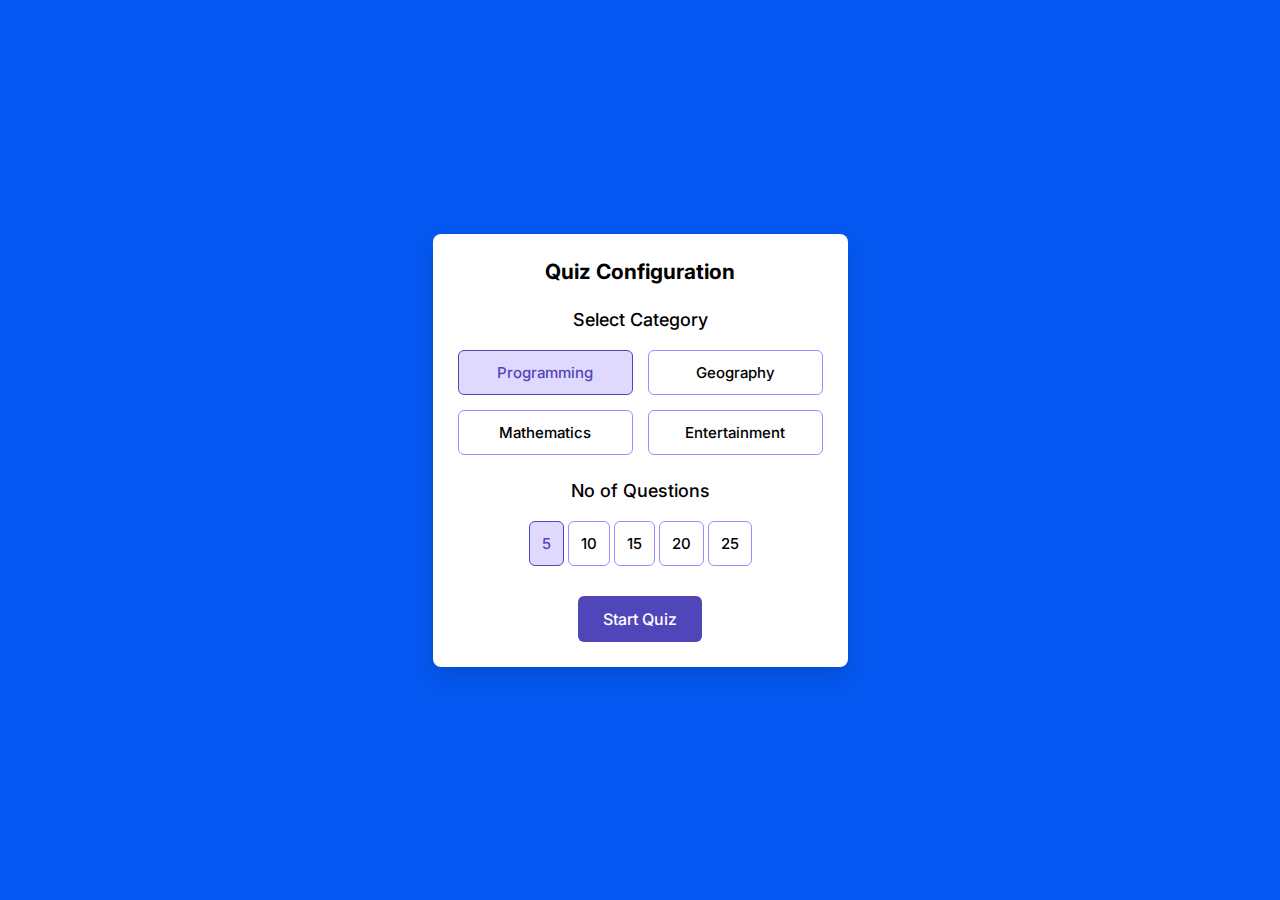
<file: Quiz app/index.html>
<!DOCTYPE html>
<html lang="en">
<head>
    <meta charset="UTF-8">
    <meta name="viewport" content="width=device-width, initial-scale=1.0">
    <title>Quiz App</title>
    <!-- Google Fonts for icons -->
    <link rel="stylesheet" href="https://fonts.googleapis.com/css2?family=Material+Symbols+Rounded:opsz,wght,FILL,GRAD@24,400,0,0" />
    <link rel="stylesheet" href="style.css">
</head>
<body>
    <!-- Quiz Config Container  -->
    <div class="config-container">
        <h2 class="config-title"> Quiz Configuration</h2>

        <div class="config-option">
            <h4 class="option-title">Select Category</h4>
            <div class="category-options">
                <button class="category-option active">Programming</button>
                <button class="category-option">Geography</button>
                <button class="category-option">Mathematics</button>
                <button class="category-option">Entertainment</button>
            </div>
        </div>

        <div class="config-option">
            <h4 class="option-title">No of Questions</h4>
            <div class="questions-options">
                <button class="questions-option active">5</button>
                <button class="questions-option ">10</button>
                <button class="questions-option">15</button>
                <button class="questions-option">20</button>
                <button class="questions-option">25</button>
            </div>
        </div>

        <button class="start-quiz-btn">Start Quiz</button>
    </div>

<!-- Quiz Container -->
    <div class="quiz-container">
        <header class="quiz-header">
            <h2 class="quiz-title">Quiz Application</h2>
            <div class="quiz-timer">
                <span class="material-symbols-rounded">timer</span>
                <p class="time-duration">15s</p>
            </div>
        </header>

        <div class="quiz-content">
            <h1 class="question-text"></h1>
            <ul class="answer-options"></ul>
        </div>

        <div class="quiz-footer">
            <p class="question-status"></p>
            <button class="next-question-btn">
                Next
                <span class="material-symbols-rounded">arrow_right_alt</span>
            </button>
        </div>
    </div>

    <!-- Result Container -->
    <div class="result-container">
        <img src="quiz-over.png" class="result-img">
        <h2 class="result-title">Quiz Complete!</h2>
        <p class="result-message"></p>
        <button class="try-again-btn">Try again</button>
    </div>

    <script src= "javascript/questions.js"></script>
    <script src= "javascript/script.js"></script>
</body>
</html>
</file>
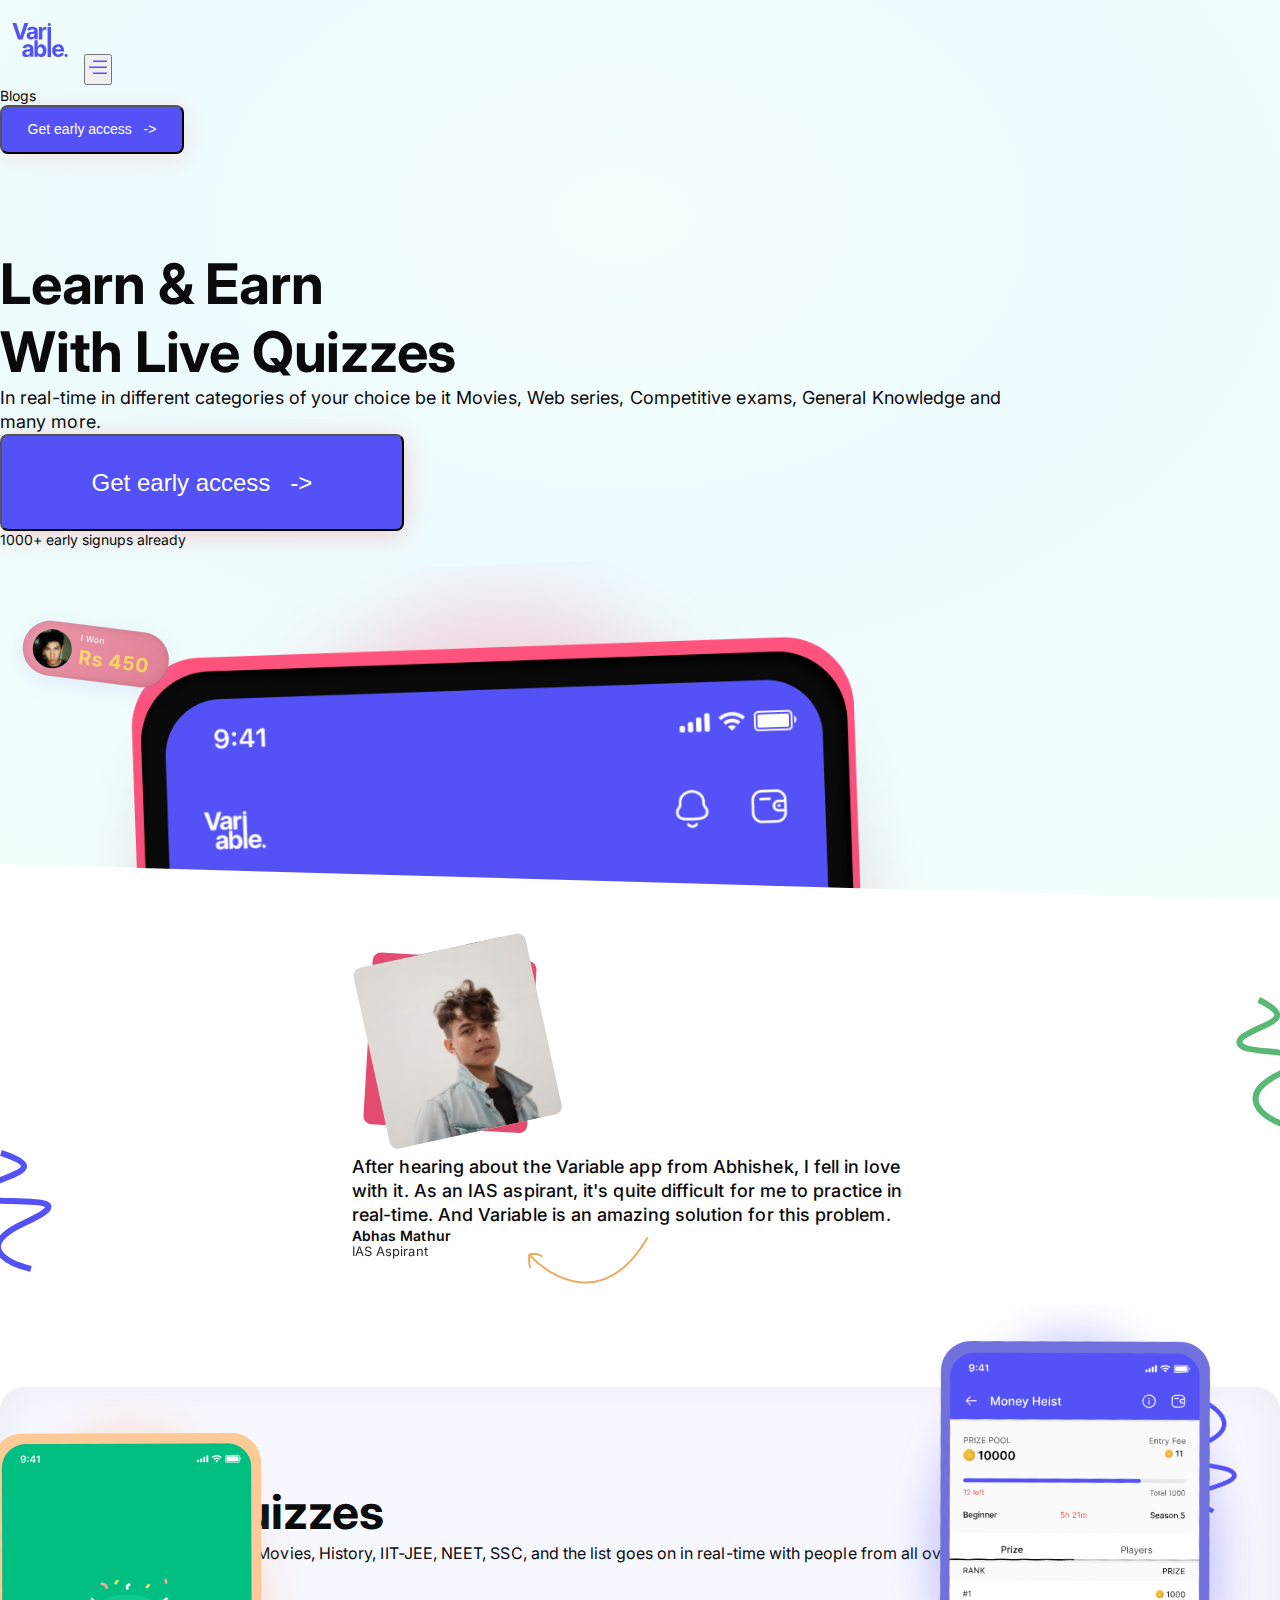
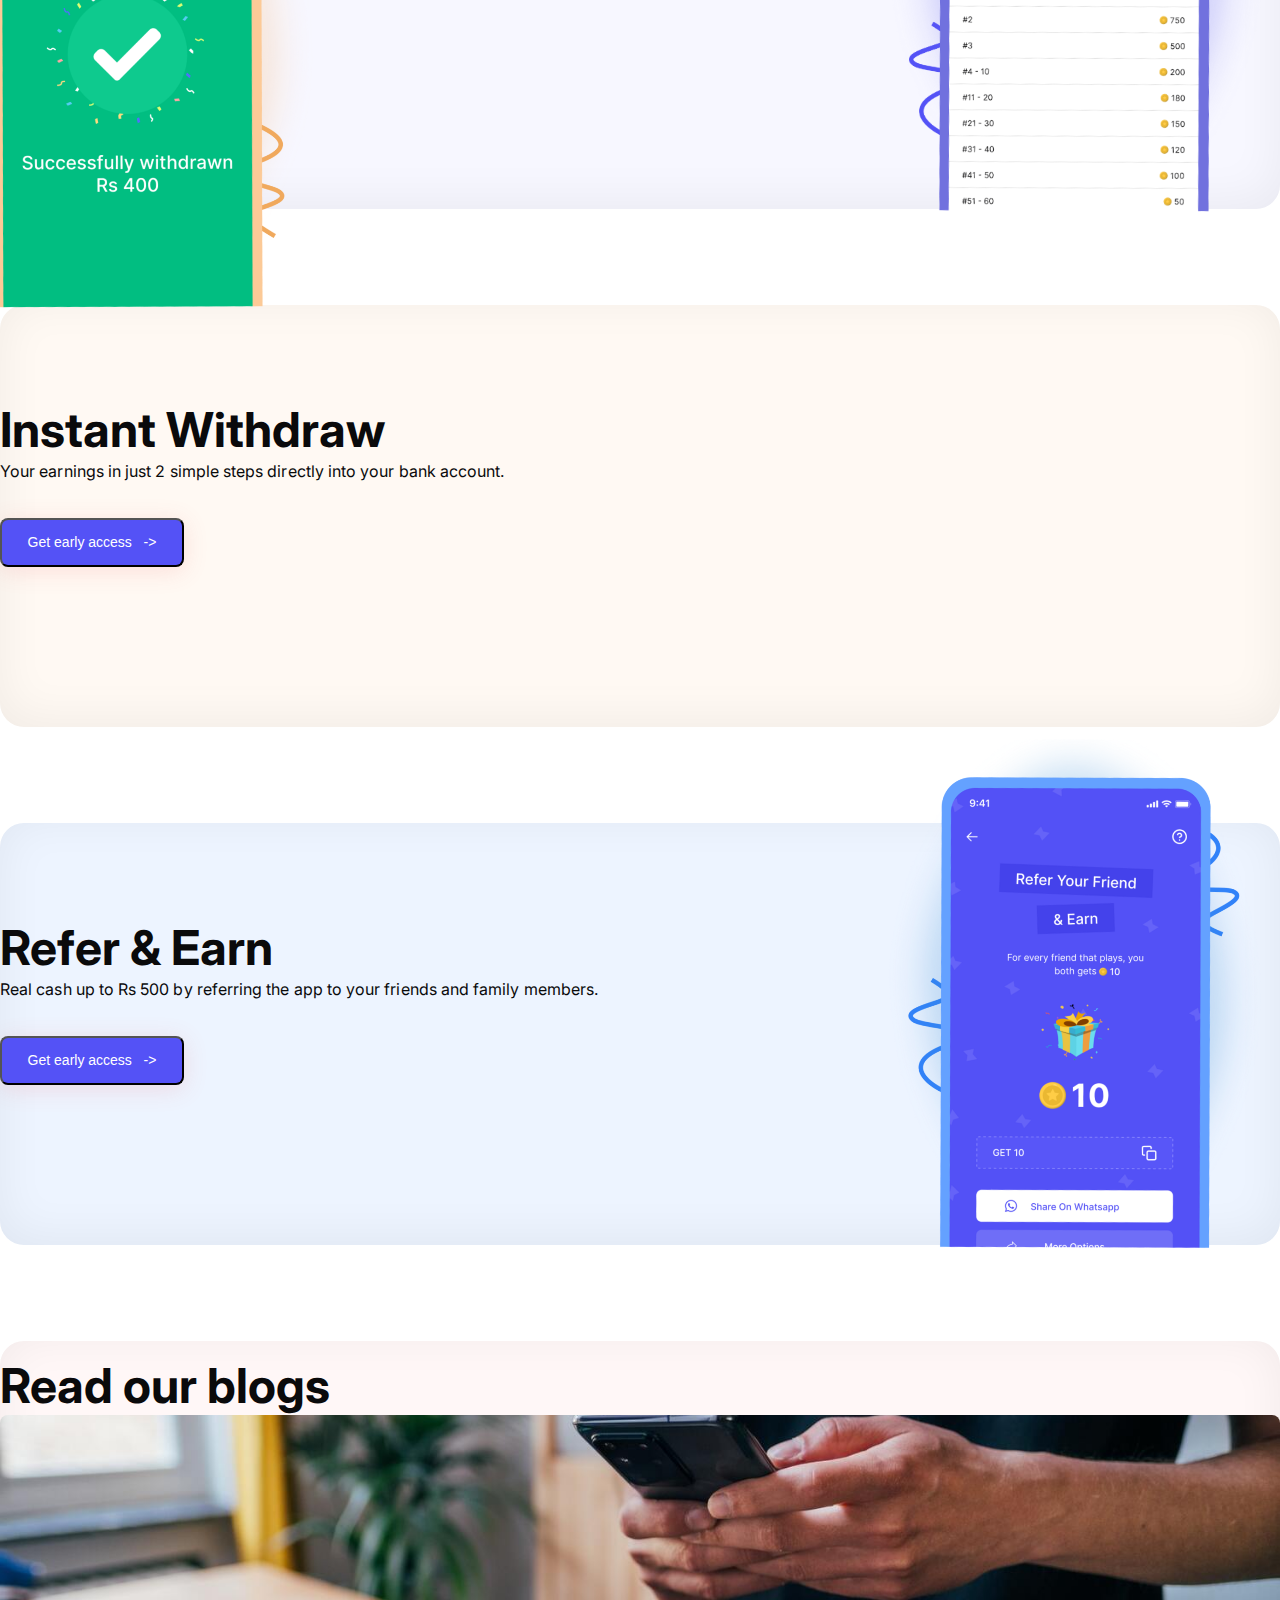
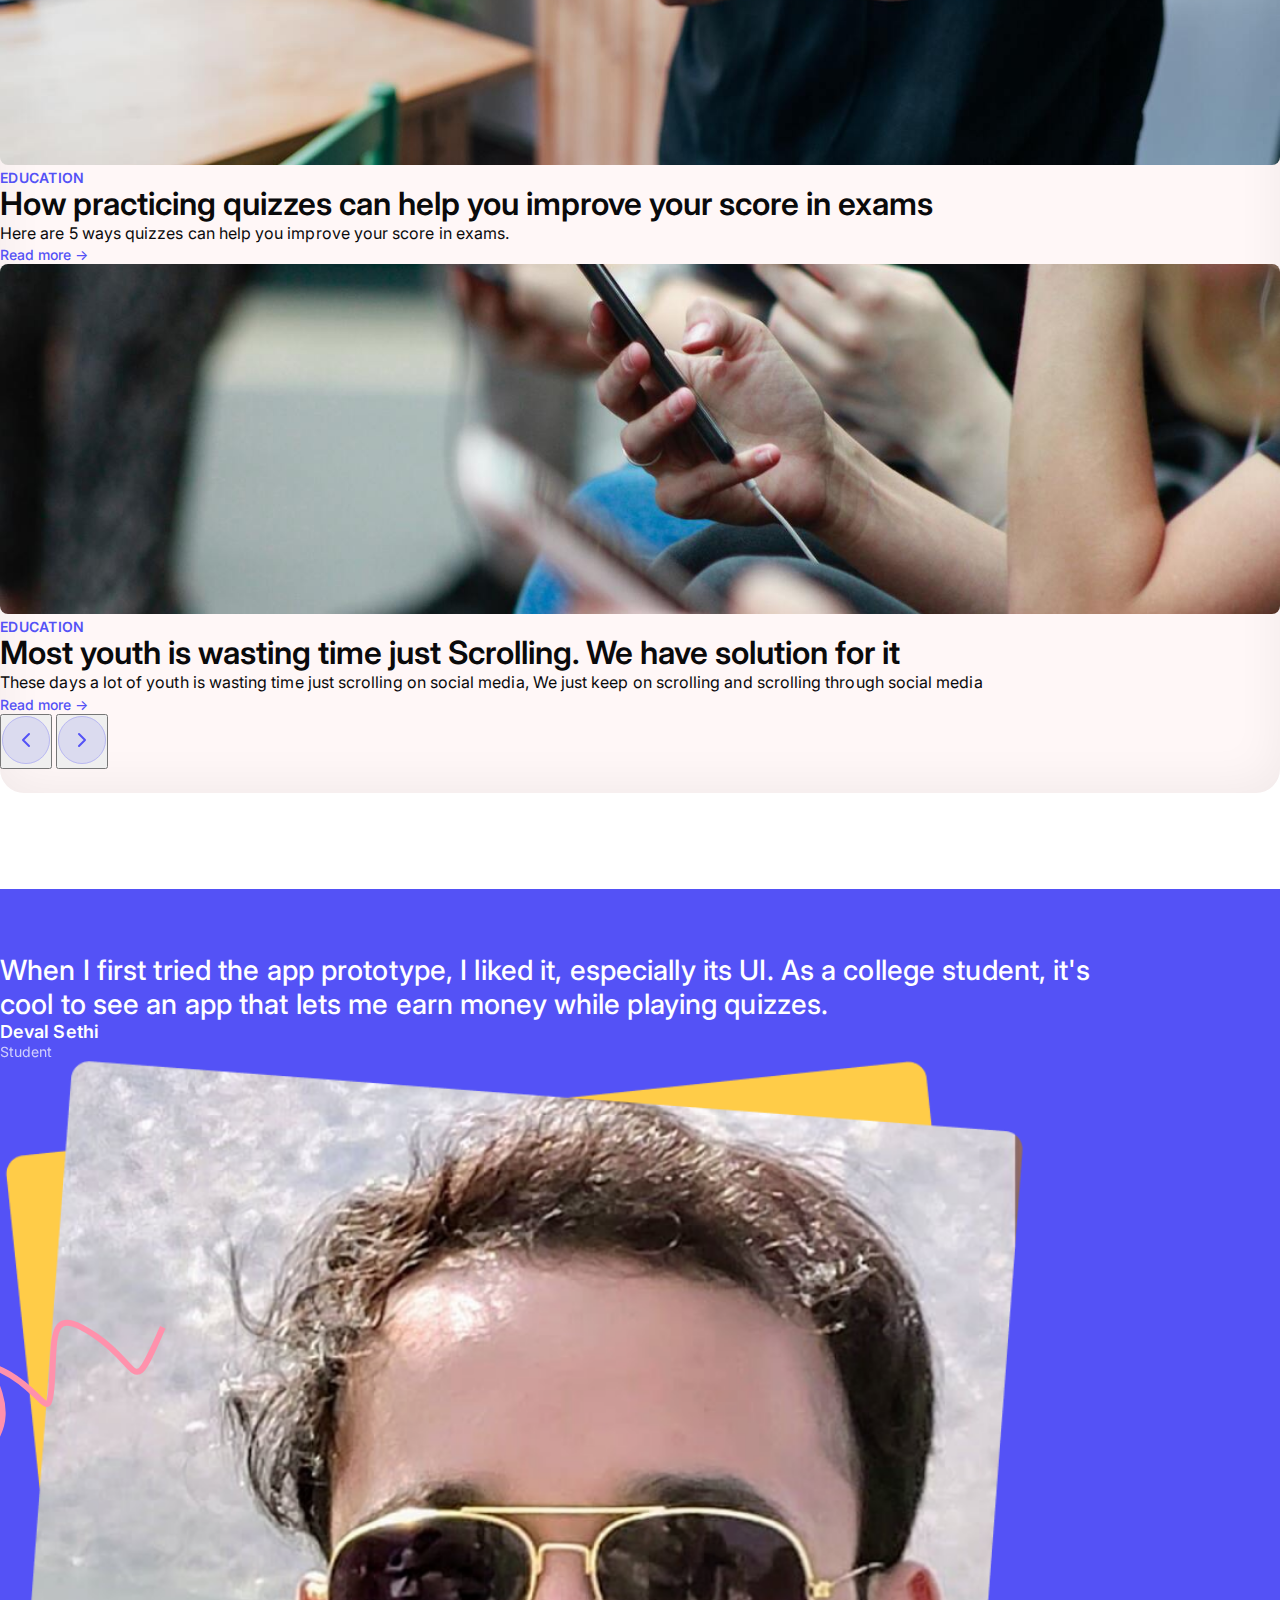
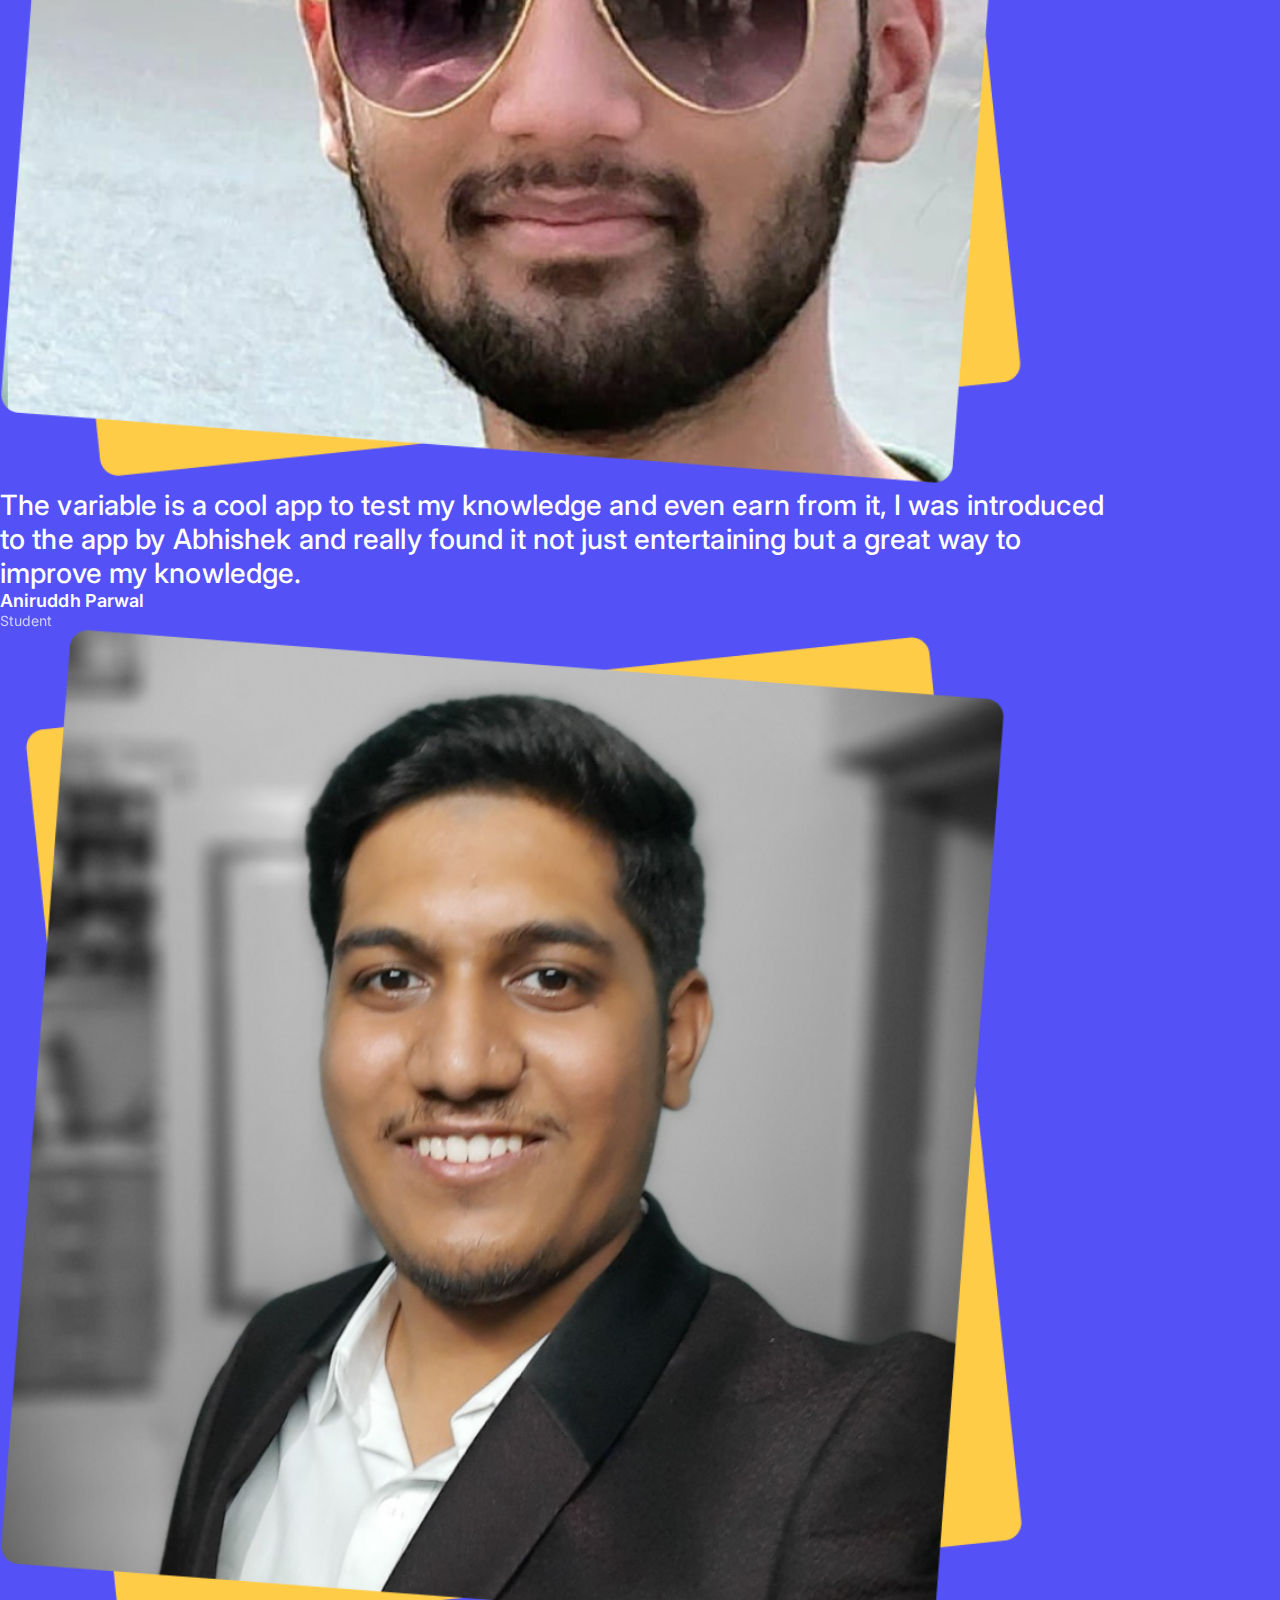
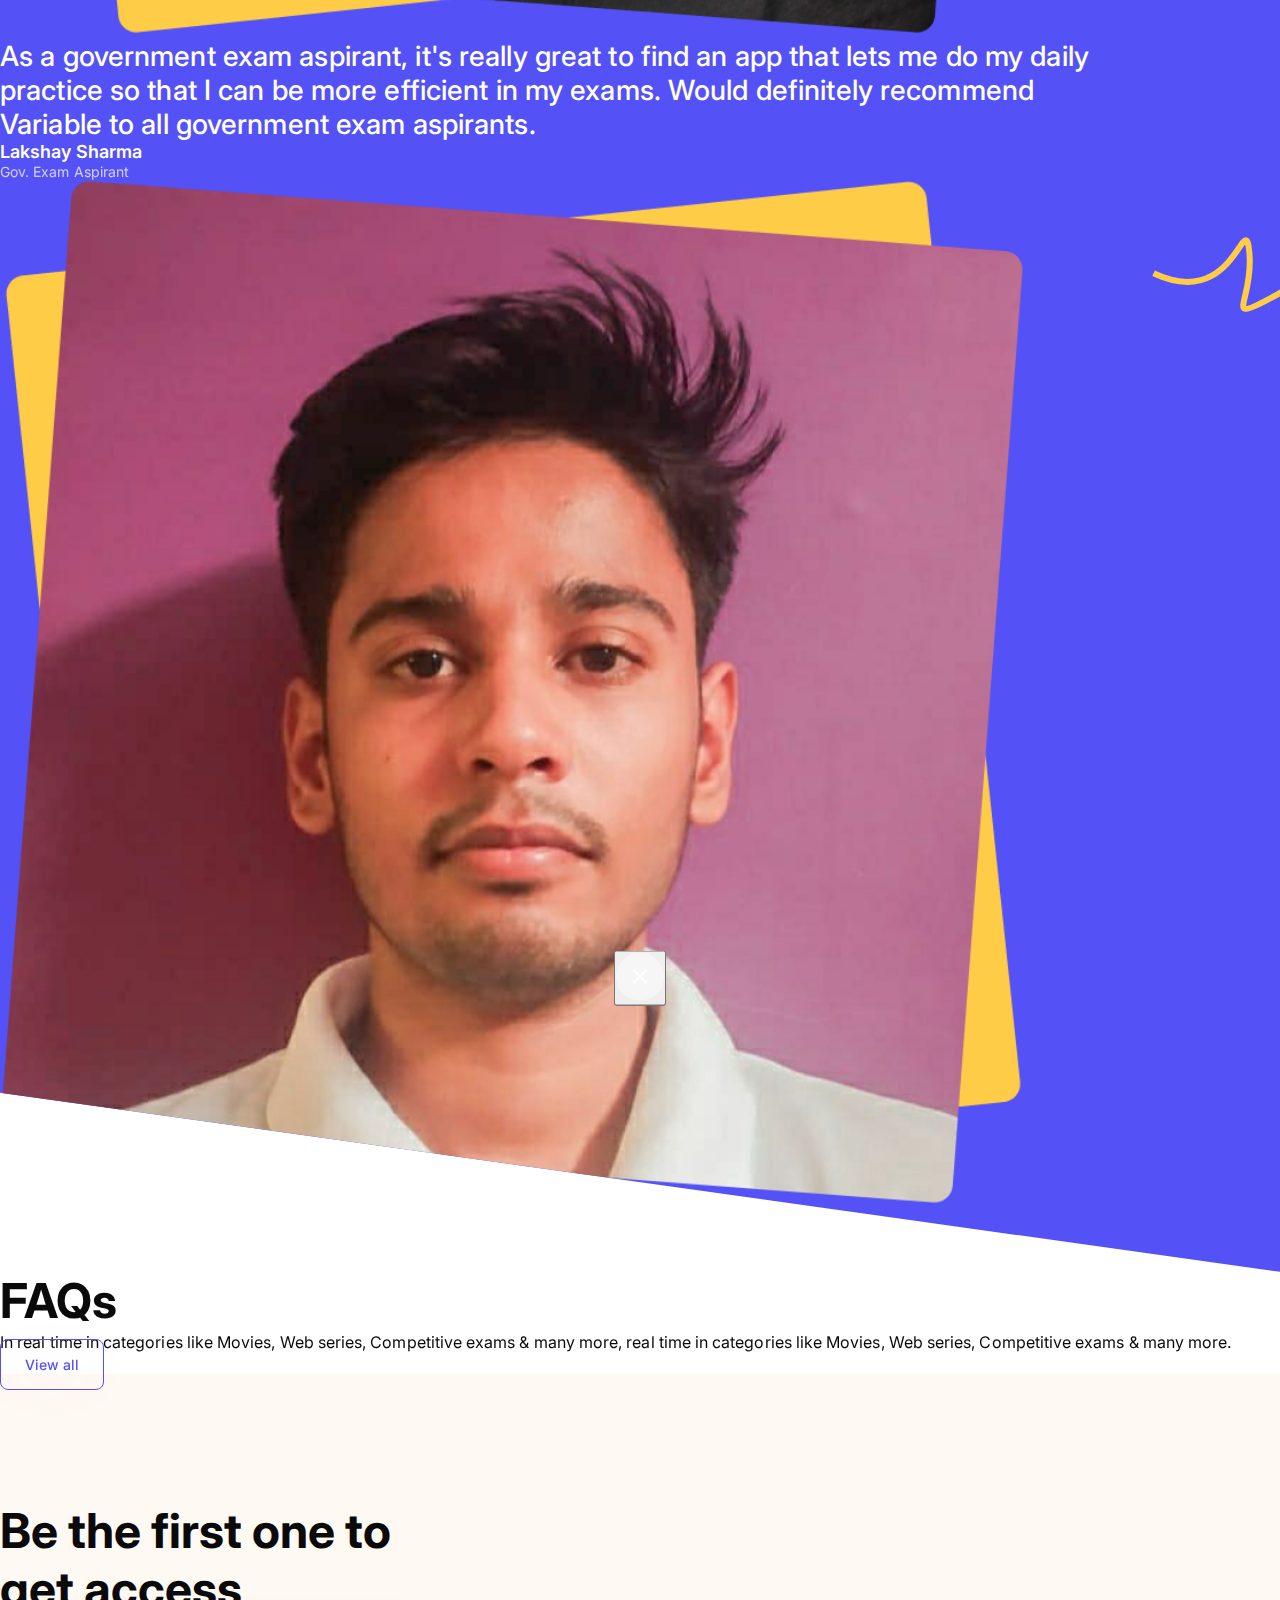
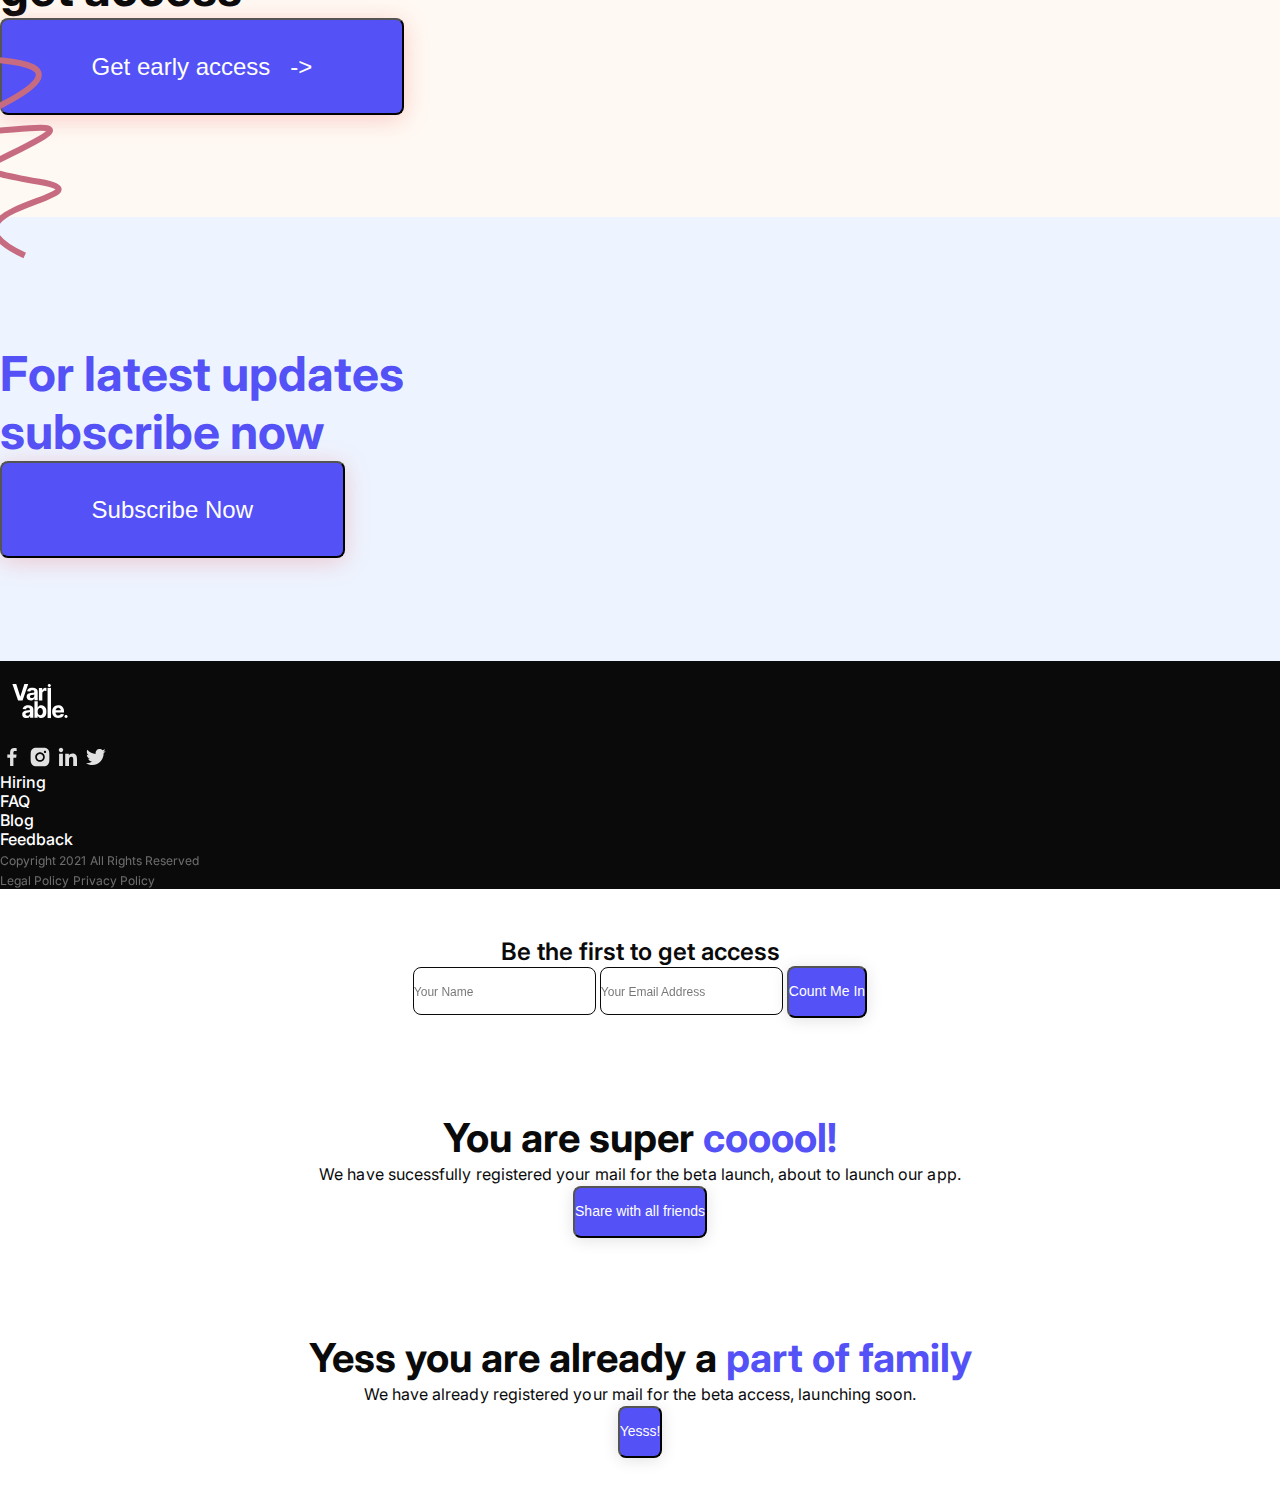
<file: variable-website/index.html>
<!DOCTYPE html>
<html lang="en">
  <head>
    <!-- Required meta tags -->
    <meta charset="utf-8" />
    <meta name="viewport" content="width=device-width, initial-scale=1" />

    <!-- Bootstrap CSS -->
    <link
      href="https://cdn.jsdelivr.net/npm/bootstrap@5.1.1/dist/css/bootstrap.min.css"
      rel="stylesheet"
      integrity="sha384-F3w7mX95PdgyTmZZMECAngseQB83DfGTowi0iMjiWaeVhAn4FJkqJByhZMI3AhiU"
      crossorigin="anonymous"
    />

    <!-- Custom CSS -->
    <link href="./css/styles.css" rel="stylesheet" />

    <!-- Responsive CSS -->
    <link href="./css/responsive.css" rel="stylesheet" />

    <!-- Font CSS -->
    <link rel="preconnect" href="https://fonts.googleapis.com" />
    <link rel="preconnect" href="https://fonts.gstatic.com" crossorigin />
    <link
      href="https://fonts.googleapis.com/css2?family=Inter:wght@100;200;300;400;500;600;700;800;900&display=swap"
      rel="stylesheet"
    />

    <!-- Jquery -->
    <script
      src="https://code.jquery.com/jquery-3.6.0.min.js"
      integrity="sha256-/xUj+3OJU5yExlq6GSYGSHk7tPXikynS7ogEvDej/m4="
      crossorigin="anonymous"
    ></script>

    <title>Variable</title>
    <link rel="shortcut icon" type="image/jpg" href="./assets/favicon.png"/>
  </head>
  <body>
    <div class="loader_bg">
        <div class="spinner-border" role="status">
        </div>
    </div>
    <div class="overflow-hidden">
      <div class="bg-color">
        <nav class="navbar navbar-expand-lg">
          <div class="container">
            <!-- container -->
            <a class="navbar-brand" href="index.html"
              ><img class="mobile" src="./assets/iconBrand.svg"
            /></a>
            <button
              class="navbar-toggler"
              type="button"
              data-bs-toggle="collapse"
              data-bs-target="#navbarNav"
              aria-controls="navbarNav"
              aria-expanded="false"
              aria-label="Toggle navigation"
            >
              <span class="navbar-toggler-icon"
                ><img src="./assets/fluent_navigation-16-regular.svg"
              /></span>
            </button>
            <div class="collapse navbar-collapse" id="navbarNav">
              <ul class="navbar-nav ms-auto d-flex flex-row align-items-center">
                <li class="nav-item">
                  <a
                    class="nav-link active"
                    aria-current="page"
                    href="Blogs.html"
                    >Blogs</a
                  >
                </li>
                <li class="nav-item">
                  <button
                    id="btnClick"
                    class="
                      nav-link
                      getBtn
                      ms-4
                      d-flex
                      flex-row
                      align-items-center
                      justify-content-center
                      btn
                      getBtnMobile
                    "
                    data-bs-toggle="modal"
                    data-bs-target="#exampleModal"
                  >
                    Get early access &nbsp; ->
                  </button>
                </li>
              </ul>
            </div>
          </div>
        </nav>
        <div class="container">
          <div class="d-flex align-items-start row">
            <div class="col-lg-6 top">
              <h1 class="mb-4 F64">Learn & Earn<br />With Live Quizzes</h1>
              <p class="mb-4 F18 width tabWidth">
                In real-time in different categories of your choice be it Movies, Web series, Competitive exams, General Knowledge and many more.
              </p>
              <button
                data-bs-toggle="modal"
                data-bs-target="#exampleModal"
                class="btn btnGet2 mt-3 mb-4"
              >
                Get early access &nbsp;&nbsp;->
              </button>
              <p class="F14">1000+ early signups already</p>
            </div>
            <div class="col-lg-6 d-flex justify-content-center hero-image">
              <img
                class="custom-image img-fluid"
                src="./assets/Home Page Mobile.png"
              />
              <img class="widget1" src="./assets/Widget1.svg" />
              <img class="widget2" src="./assets/Widget2.svg" />
              <img class="widget3" src="./assets/Widget3.svg" />
            </div>
          </div>
        </div>
      </div>
      <div class="text-center testimonial overflow-hidden">
        <div
          class="
            container
            d-flex
            align-items-center
            justify-content-center
            mobile-test
          "
        >
          <div>
            <img src="./assets/testimonial.svg" />
          </div>
          <div class="text-start ms-4 mobile-center">
            <p class="F18 mb-3 width" style="font-weight: 500">
              After hearing about the Variable app from Abhishek, I fell in love with it. As an IAS aspirant, it's quite difficult for me to practice in real-time. And Variable is an amazing solution for this problem.
            </p>
            <p
              class="F14 mb-2"
              style="font-weight: 600; letter-spacing: 0.004em"
            >
              Abhas Mathur
            </p>
            <p class="F13Brand">IAS Aspirant</p>
          </div>
        </div>
        <img class="arrow" src="./assets/designArrow.svg" />
        <img class="vector1" src="./assets/Vector 199.svg" />
        <img class="vector2" src="./assets/Vector 200.svg" />
        <img class="arrowMobile" src="./assets/Group 7475.svg" />
        <img class="vector1Mobile" src="./assets/Vector 200 (1).svg" />
        <img class="vector2Mobile" src="./assets/Vector 200 (2).svg" />
      </div>
      <div class="content ms-4 me-4" style="background-color: #f7f7ff">
        <div class="container">
          <div class="row d-flex justify-content-between">
            <div class="col-md-6 padContent">
              <h2 class="F48 mb-3">Play Live Quizzes</h2>
              <p class="F16 w-75 width">
                In different categories like Sports, Movies, History,  IIT-JEE, NEET, SSC, and the list goes on in real-time with people from all over the country.
              </p>
              <button
                class="
                  getBtn
                  d-flex
                  flex-row
                  align-items-center
                  justify-content-center
                  btn
                "
                style="margin-top: 2.5em"
                data-bs-toggle="modal"
                data-bs-target="#exampleModal"
              >
                Get early access &nbsp; ->
              </button>
            </div>
            <div class="col-md-6 relative">
              <img class="content-image" src="./assets/mockup1.png" />
            </div>
          </div>
        </div>
      </div>
      <div class="content ms-4 me-4" style="background-color: #fff9f3">
        <div class="container">
          <div class="row d-flex">
            <div class="col-md-6 relative">
              <img class="content-image-left" src="./assets/mockup2.png" />
            </div>
            <div class="col-md-6 padContent text-start">
              <h2 class="F48 mb-3">Instant Withdraw</h2>
              <p class="F16 w-75 width">
                Your earnings in just 2 simple steps directly into your bank account.
              </p>
              <button
                class="
                  getBtn
                  d-flex
                  flex-row
                  align-items-center
                  justify-content-center
                  btn
                "
                style="margin-top: 2.5em"
                data-bs-toggle="modal"
                data-bs-target="#exampleModal"
              >
                Get early access &nbsp; ->
              </button>
            </div>
          </div>
        </div>
      </div>
      <div
        class="content ms-4 me-4"
        style="background-color: #edf4ff; margin-bottom: 0"
      >
        <div class="container">
          <div class="row d-flex justify-content-between">
            <div class="col-md-6 padContent">
              <h2 class="F48 mb-3">Refer & Earn</h2>
              <p class="F16 w-75 width">
                Real cash up to Rs 500 by referring the app to your friends and family members.
              </p>
              <button
                class="
                  getBtn
                  d-flex
                  flex-row
                  align-items-center
                  justify-content-center
                  btn
                "
                style="margin-top: 2.5em"
                data-bs-toggle="modal"
                data-bs-target="#exampleModal"
              >
                Get early access &nbsp; ->
              </button>
            </div>
            <div class="col-md-6 relative">
              <img class="content-image" src="./assets/mockup3.png" />
            </div>
          </div>
        </div>
      </div>
      <div
        class="content ms-4 me-4 pt-5 pb-5 text-center pad"
        style="background-color: #fff7f7; margin-bottom: 6em; margin-top: 6em;"
      >
        <div class="container">
          <h2 class="F48 pb-4">Read our blogs</h2>
          <div
            id="carouselExampleControls"
            class="carousel slide mt-4 mb-4"
            data-bs-ride="carousel"
          >
            <div class="carousel-inner" id="blogs">
              <div class="carousel-item active">
                <div class="d-flex row align-items-center">
                  <div class="col-lg-1"></div>
                  <div class="col-lg-5 text-end mbCustom">
                    <a href="./Blog.html"><img class="blog-image" src="./assets/jonas-leupe-raWzvTTCBD8-unsplash (1).jpg" /></a>
                  </div>
                  <div class="col-lg-4 text-start ms-2 center">
                    <p class="F14Brand">EDUCATION</p>
                    <a href="./Blog.html"><h3 class="F32Brand mb-3 width" style="width: 90%">
                      How practicing quizzes can help you improve your score in exams 
                    </h3></a>
                    <a href="./Blog.html"><p class="F16BrandBlack width" style="width: 80%">
                      Here are 5 ways quizzes can help you improve your score in exams.
                    </p></a>
                    <a href="./Blog.html" class="F14W500" href="#">Read more -></a>
                  </div>
                  <div class="col-lg-2"></div>
                </div>
              </div>
              <div class="carousel-item">
                <div class="d-flex row align-items-center">
                  <div class="col-lg-1"></div>
                  <div class="col-lg-5 text-end mbCustom">
                    <a href="./Blog1.html"><img class="blog-image" src="./assets/robin-worrall-FPt10LXK0cg-unsplash.jpg" /></a>
                  </div>
                  <div class="col-lg-4 text-start ms-2 center">
                    <p class="F14Brand">EDUCATION</p>
                    <a href="./Blog1.html"><h3 class="F32Brand mb-3 width" style="width: 90%">
                      Most youth is wasting time just Scrolling. We have solution for it
                    </h3></a>
                    <a href="./Blog1.html"><p class="F16BrandBlack width" style="width: 80%">
                      These days a lot of youth is wasting time just scrolling on social media, We just keep on scrolling and scrolling through social media 
                    </p></a>
                    <a href="./Blog1.html" class="F14W500" href="#">Read more -></a>
                  </div>
                  <div class="col-lg-2"></div>
                </div>
              </div>
            </div>
            <button
              class="carousel-control-prev"
              type="button"
              data-bs-target="#carouselExampleControls"
              data-bs-slide="prev"
            >
              <img src="./assets/Group 7454.svg" />
            </button>
            <button
              class="carousel-control-next"
              type="button"
              data-bs-target="#carouselExampleControls"
              data-bs-slide="next"
            >
              <img src="./assets/Group 7453.svg" />
            </button>
          </div>
        </div>
      </div>
      <div class="testimonials">
        <div class="container">
          <div
            id="carouselExampleIndicators"
            class="carousel slide"
            data-bs-ride="carousel"
          >
            <div class="carousel-indicators">
              <button
                type="button"
                data-bs-target="#carouselExampleIndicators"
                data-bs-slide-to="0"
                class="active"
                aria-current="true"
                aria-label="Slide 1"
              ></button>
              <button
                type="button"
                data-bs-target="#carouselExampleIndicators"
                data-bs-slide-to="1"
                aria-label="Slide 2"
              ></button>
              <button
                type="button"
                data-bs-target="#carouselExampleIndicators"
                data-bs-slide-to="2"
                aria-label="Slide 3"
              ></button>
            </div>
            <div class="carousel-inner">
              <div class="carousel-item active">
                <div class="d-flex row align-items-center mobile-rev">
                  <div class="col-lg-1"></div>
                  <div class="col-lg-5 center">
                    <p class="F28 mb-4 width-mob" style="width: 88%">
                      When I first tried the app prototype, I liked it, especially its UI. As a college student, it's cool to see an app that lets me earn money while playing quizzes.
                    </p>
                    <p class="F18W600 mb-2">Deval Sethi</p>
                    <p class="F14Opacity">Student</p>
                  </div>
                  <div class="col-lg-5">
                    <img
                      class="custom-image mobile-img"
                      src="./assets/testimonials1.png"
                    />
                  </div>
                  <div class="col-lg-1"></div>
                </div>
              </div>
              <div class="carousel-item">
                <div class="d-flex row align-items-center mobile-rev">
                  <div class="col-lg-1"></div>
                  <div class="col-lg-5 center">
                    <p class="F28 mb-4 width-mob" style="width: 88%">
                      The variable is a cool app to test my knowledge and even earn from it, I was introduced to the app by Abhishek and really found it not just entertaining but a great way to improve my knowledge.
                    </p>
                    <p class="F18W600 mb-2">Aniruddh Parwal</p>
                    <p class="F14Opacity">Student</p>
                  </div>
                  <div class="col-lg-5">
                    <img
                      class="custom-image mobile-img"
                      src="./assets/testimonials.png"
                    />
                  </div>
                  <div class="col-lg-1"></div>
                </div>
              </div>
              <div class="carousel-item">
                <div class="d-flex row align-items-center mobile-rev">
                  <div class="col-lg-1"></div>
                  <div class="col-lg-5 center">
                    <p class="F28 mb-4 width-mob" style="width: 88%">
                      As a government exam aspirant, it's really great to find an app that lets me do my daily practice so that I can be more efficient in my exams. Would definitely recommend Variable to all government exam aspirants.
                    </p>
                    <p class="F18W600 mb-2">Lakshay Sharma</p>
                    <p class="F14Opacity">Gov. Exam Aspirant</p>
                  </div>
                  <div class="col-lg-5">
                    <img
                      class="custom-image mobile-img"
                      src="./assets/testimonials2.png"
                    />
                  </div>
                  <div class="col-lg-1"></div>
                </div>
              </div>
            </div>
          </div>
        </div>
        <img class="vector3" src="./assets/Vector 205.svg" />
        <img class="vector4" src="./assets/Vector 206.svg" />
        <img class="vector5" src="./assets/Vector 207.svg" />
        <img class="vector3Mobile" src="./assets/Vector 200 (3).svg" />
        <img class="vector4Mobile" src="./assets/Vector 201 (1).svg" />
        <img class="vector5Mobile" src="./assets/Vector 200 (4).svg" />
      </div>
      <div class="faqHome">
        <div class="container mt-5 mb-5">
          <div class="d-flex align-items-start row">
            <div class="col-lg-4 leftFaq">
              <h2 class="F48 mb-3">FAQs</h2>
              <p class="F16 mb-4">
                In real time in categories like Movies, Web series, Competitive
                exams & many more, real time in categories like Movies, Web
                series, Competitive exams & many more.
              </p>
              <a
                class="btn btnFeedback mt-3"
                href="FAQ's.html"
                onclick="getAllfaqs()"
                >View all</a
              >
            </div>
            <div class="col-lg-1"></div>
            <div class="col-lg-7">
              <div
                class="accordion accordion-flush mt-4"
                id="accordionFlushExample"
              >
                <div id="get-all-faqs"></div>
              </div>
            </div>
          </div>
          <img class="vector6" src="./assets/waveFaq.svg" />
        </div>
        <section class="overflow-hidden">
          <div class="d-flex align-items-start row custom-row mt-5">
            <div class="col-lg-6">
              <div class="leftBottom text-center">
                <h2 class="F48 mb-3">Be the first one to<br />get access</h2>
                <button
                  data-bs-toggle="modal"
                  data-bs-target="#exampleModal"
                  class="btn btnGet2 mt-4"
                >
                  Get early access &nbsp;&nbsp;->
                </button>
              </div>
            </div>
            <div class="col-lg-6">
              <div class="rightBottom text-center">
                <h2 class="F48 mb-4" style="color: #5452f6">
                  For latest updates<br />subscribe now
                </h2>
                <button class="btn btnGet2 mt-3" data-bs-toggle="modal"
                data-bs-target="#exampleModal">Subscribe Now</button>
              </div>
            </div>
          </div>
        </section>
        <footer class="footer">
          <div class="container">
            <div class="d-flex row align-items-center pt-5 pb-5">
              <div class="col-lg-2">
                <a href="index.html"
                  ><img class="mb-4" src="./assets/iconWhite.svg"
                /></a>
                <div
                  class="
                    d-flex
                    socialLinks
                    align-items-center
                    justify-content-start
                  "
                >
                  <a class="hover" href="#" target="_blank"
                    ><img class="me-3" src="./assets/bx_bxl-facebook.svg"
                  /></a>
                  <a target="_blank" class="hover" href="https://instagram.com/variable_india?utm_medium=copy_link"
                    ><img
                      class="me-3"
                      src="./assets/ant-design_instagram-filled.svg"
                  /></a>
                  <a target="_blank" class="hover" href="https://www.linkedin.com/company/variableindia/mycompany/?viewAsMember=true"
                    ><img class="me-3" src="./assets/bx_bxl-linkedin.svg"
                  /></a>
                  <a target="_blank" class="hover" href="https://twitter.com/Variable_India?t=t0TEdt2sZcw9v9aZVtJTbg&s=09"><img src="./assets/bx_bxl-twitter.svg" /></a>
                </div>
              </div>
              <div class="col-lg-5"></div>
              <div
                class="
                  col-lg-3
                  d-flex
                  align-items-center
                  links
                  justify-content-between
                "
              >
                <div class="">
                  <a href="#"><p class="F16SM hover mb-4">Hiring</p></a>
                  <a href="FAQ's.html"><p class="F16SM hover">FAQ</p></a>
                </div>
                <div>
                  <a href="Blogs.html"><p class="F16SM hover mb-4">Blog</p></a>
                  <a href="FeedbackName.html"><p class="F16SM hover">Feedback</p></a>
                </div>
              </div>
              <div class="col-lg-2"></div>
            </div>
            <div class="d-flex align-items-center justify-content-between pb-3">
              <div class="d-flex">
                <span class="F12 me-4">Copyright 2021</span>
                <span class="F12 m-none">All Rights Reserved</span>
              </div>
              <div class="b-view">
                <span class="F12">All Rights Reserved</span>
              </div>
              <div class="d-flex m-none">
                <a href="#"><span class="F12 me-3">Legal Policy</span></a>
                <a href="#"><span class="F12 ms-4">Privacy Policy</span></a>
              </div>
            </div>
          </div>
        </footer>
        <div
          class="modal fade"
          id="exampleModal"
          tabindex="-1"
          aria-labelledby="exampleModalLabel"
          aria-hidden="true"
        >
          <div class="modal-dialog modal-dialog-centered">
            <div class="modal-content modal-content-first">
              <h5 class="F24 mb-4">Be the first to get access</h5>
              <input
                class="form-control form-control-lg mt-3 custom-modal-input"
                type="text"
                placeholder="Your Name"
                aria-label=".form-control-lg example"
                name="username"
              />
              <input
                class="
                  form-control form-control-lg
                  mt-4
                  mb-3
                  custom-modal-input
                "
                type="email"
                placeholder="Your Email Address"
                aria-label=".form-control-lg example"
                name="email"
                pattern="[a-z0-9._%+-]+@[a-z0-9.-]+\.[a-z]{2,3}$"
              />
              <button

                class="btn-modal btn mt-4"
                onclick="submitSignup()"
              >
                Count Me In
              </button>
            <button
              type="button"
              class="custom-btn-close btn"
              data-bs-dismiss="modal"
              aria-label="Close"
            >
              <img src="./assets/Group 7477.svg" />
            </button>
          </div>
        </div>
      </div>
      <div
        class="modal fade"
        id="exampleModal1"
        tabindex="-1"
        aria-labelledby="exampleModalLabel1"
        aria-hidden="true"
      >
        <div class="modal-dialog modal-dialog-centered">
          <div class="modal-content modal-content-second">
            <h5 class="F40 mb-4">
              You are super <span style="color: #5452f6">cooool!</span>
            </h5>
            <p class="F16">
              We have sucessfully registered your mail for the beta launch,
              about to launch our app.
            </p>
            <button
              class="btn-modal btn mt-3 ms-3 me-3"
              href="#"
            >
              Share with all friends
            </button>
            <button
              type="button"
              class="custom-btn-close btn"
              data-bs-dismiss="modal"
              aria-label="Close"
            >
              <img src="./assets/Group 7477.svg" />
            </button>
          </div>
        </div>
      </div>
      <div
        class="modal fade"
        id="exampleModal2"
        tabindex="-1"
        aria-labelledby="exampleModalLabel2"
        aria-hidden="true"
      >
        <div class="modal-dialog modal-dialog-centered">
          <div class="modal-content modal-content-already">
            <h5 class="F40 mb-4">
              Yess you are already a
              <span style="color: #5452f6">part of family</span>
            </h5>
            <p class="F16 ms-3 me-3">
              We have already registered your mail for the beta access,
              launching soon.
            </p>
            <button class="btn-modal btn mt-3 ms-5 me-5" href="#">
              Yesss!
            </button>
            <button
              type="button"
              class="custom-btn-close btn"
              data-bs-dismiss="modal"
              aria-label="Close"
            >
              <img src="./assets/Group 7477.svg" />
            </button>
          </div>
        </div>
      </div>
    </div>


    <!-- Bootstrap Bundle with Popper -->
    <script
      src="https://cdn.jsdelivr.net/npm/bootstrap@5.1.1/dist/js/bootstrap.bundle.min.js"
      integrity="sha384-/bQdsTh/da6pkI1MST/rWKFNjaCP5gBSY4sEBT38Q/9RBh9AH40zEOg7Hlq2THRZ"
      crossorigin="anonymous"
    ></script>
    <script>
      document.querySelector("body").style.overflow = "hidden";
      window.addEventListener("load", function () {
        $(".loader_bg").fadeToggle();
        document.querySelector("body").style.overflow = "auto";
      });
    </script>
    <!-- <script src="./js/FAQ's.js"></script> -->
    <script type="text/javascript">
      const url = "https://node-vari-able.herokuapp.com/api/user";
      var getAllFaqs = "<div></div>";
      function getAllfaqs() {
        $.ajax({
          type: "GET",
          url: `${url}/faqs`,
          success: function (data) {
            console.log(data);
            for (let i = 0; i < 5; i++) {
              if (data[i] == undefined) {
                break;
              }
              getAllFaqs += `<div class="accordion-item mb-3">
              <h2 class="accordion-header" id="flush-headingTwo">
                <button
                  class="accordion-button collapsed"
                  type="button"
                  data-bs-toggle="collapse"
                  data-bs-target="#flush-collapseTwo${i}"
                  aria-expanded="false"
                  aria-controls="flush-collapseTwo"
                >
                  ${data[i].question}
                </button>
              </h2>
              <div
                id="flush-collapseTwo${i}"
                class="accordion-collapse collapse"
                aria-labelledby="flush-headingTwo"
                data-bs-parent="#accordionFlushExample"
              >
                <div class="accordion-body F14BrandBlack">
                  ${data[i].answer}
                </div>
              </div>
            </div>`;
            }
            document.getElementById("get-all-faqs").innerHTML = getAllFaqs;
          },
          error: function (error) {
            console.log(error);
          },
        });
      }
      getAllfaqs();
    </script>
    <script>
      function submitSignup() {
        var inputs = document.querySelectorAll("input");
        var name = inputs[0].value;
        var email = inputs[1].value;
        let regexEmail = /^\w+([\.-]?\w+)*@\w+([\.-]?\w+)*(\.\w{2,3})+$/;
        console.log(email,name);
        if (email.match(regexEmail)) {
          var myHeaders = new Headers();
          myHeaders.append("Content-Type", "application/json");

          var raw = JSON.stringify({
            name: name,
            email: email,
          });

          var requestOptions = {
            method: "POST",
            headers: myHeaders,
            body: raw,
            redirect: "follow",
          };

          fetch("https://node-vari-able.herokuapp.com/api/user/user-list", requestOptions)
            .then((response) => response.text())
            .then((result) => {
              inputs.forEach((inp)=> inp.value = "")
              $('#exampleModal').modal('hide');
              $('#exampleModal1').modal('show');
            })
            .catch((error) => {
              inputs.forEach((inp)=> inp.value = "")
              $('#exampleModal').modal('hide');
              $('#exampleModal2').modal('show');
            });
        } else {
          console.log(inputs);
          inputs.forEach((inp)=> inp.value = "")
          alert("Enter Vlid email");
          
        }
      }
    </script>
    <!-- <script>
      var myHeaders = new Headers();
myHeaders.append("auth-token", "eyJhbGciOiJIUzI1NiIsInR5cCI6IkpXVCJ9.eyJpZCI6MSwiaWF0IjoxNjM0NzQ2MjY5fQ.sEZ_FEHIO8_DLN8QuYtJ9AS3Bimf4v1rZGUy5zZPQ7Q");

var raw = "";

var requestOptions = {
  method: 'GET',
  headers: myHeaders,
  redirect: 'follow'
};

fetch("http://18.236.101.126:3000/api/admin/blog", requestOptions)
  .then(response => response.text())
  .then((result) => {
    result = JSON.parse(result);
    var blogs = document.getElementById("blogs");
    console.log(blogs)
          var x =
             `
              <div class="carousel-item active">
                <div class="d-flex row align-items-center">
                  <div class="col-lg-1"></div>
                  <div class="col-lg-5 text-end mbCustom">
                    <img class="blog-image" src=${result[0].image}" />
                  </div>
                  <div class="col-lg-4 text-start ms-2 center">
                    <p class="F14Brand">${result[0].Tag.tag}</p>
                    <h3 class="F32Brand mb-3 width" style="width: 90%">
                      ${result[0].title}
                    </h3>
                    <p class="F16BrandBlack width" style="width: 80%">
                      ${result[0].description}
                    </p>
                    <a href="/Blog.html?id=${result[0].id}" class="F14W500" href="#">Read more -></a>
                  </div>
                  <div class="col-lg-2"></div>
                </div>
              </div>
              <div class="carousel-item">
                <div class="d-flex row align-items-center">
                  <div class="col-lg-1"></div>
                  <div class="col-lg-5 text-end mbCustom">
                    <img class="blog-image" src="${result[1].image}" />
                  </div>
                  <div class="col-lg-4 text-start ms-2 center">
                    <p class="F14Brand">${result[1].Tag.tag}</p>
                    <h3 class="F32Brand mb-3 width" style="width: 90%">
                      ${result[1].title}
                    </h3>
                    <p class="F16BrandBlack width" style="width: 80%">
                      ${result[1].description}
                    </p>
                    <a href="/Blog.html?id=${result[1].id}" class="F14W500" href="#">Read more -></a>
                  </div>
                  <div class="col-lg-2"></div>
                </div>
              </div>
              <div class="carousel-item">
                <div class="d-flex row align-items-center">
                  <div class="col-lg-1"></div>
                  <div class="col-lg-5 text-end mbCustom">
                    <img class="blog-image" src="${result[2].image}" />
                  </div>
                  <div class="col-lg-4 text-start ms-2 center">
                    <p class="F14Brand">${result[2].Tag.tag}</p>
                    <h3 class="F32Brand mb-3 width" style="width: 90%">
                      ${result[2].title}
                    </h3>
                    <p class="F16BrandBlack width" style="width: 80%">
                      ${result[2].description}
                    </p>
                    <a href="/Blog.html?id=${result[2].id}" class="F14W500" href="#">Read more -></a>
                  </div>
                  <div class="col-lg-2"></div>
                </div>
              </div>
              `
              blogs.innerHTML = x;
  })
  .catch(error => console.log('error', error));
    </script> -->
    <script>
      //Fix button focus issue

var myModal = document.getElementById('exampleModal')

myModal.addEventListener('hidden.bs.modal', function () {

  setTimeout(() => {
    console.log('Hiden')
    document.getElementById("btnClick").blur()
  }, 100);
})
    </script>
  </body>
</html>
</file>
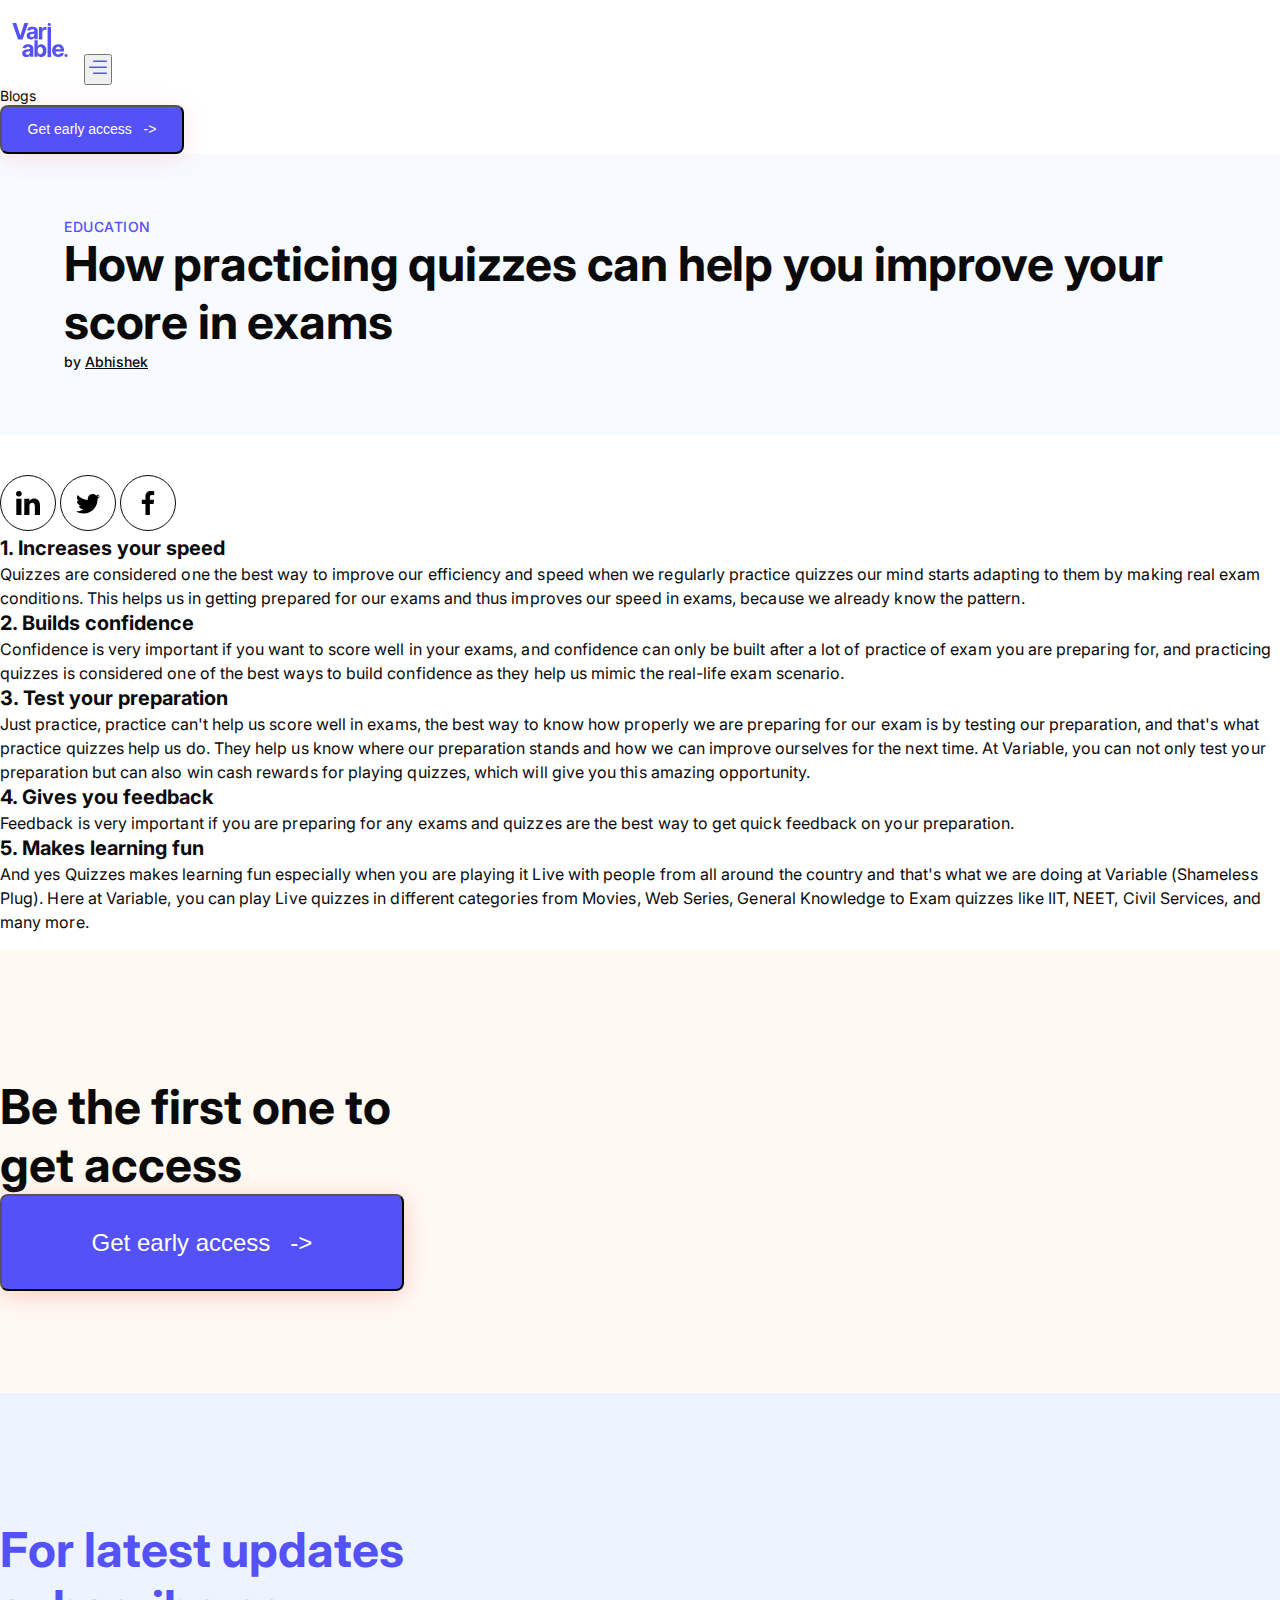
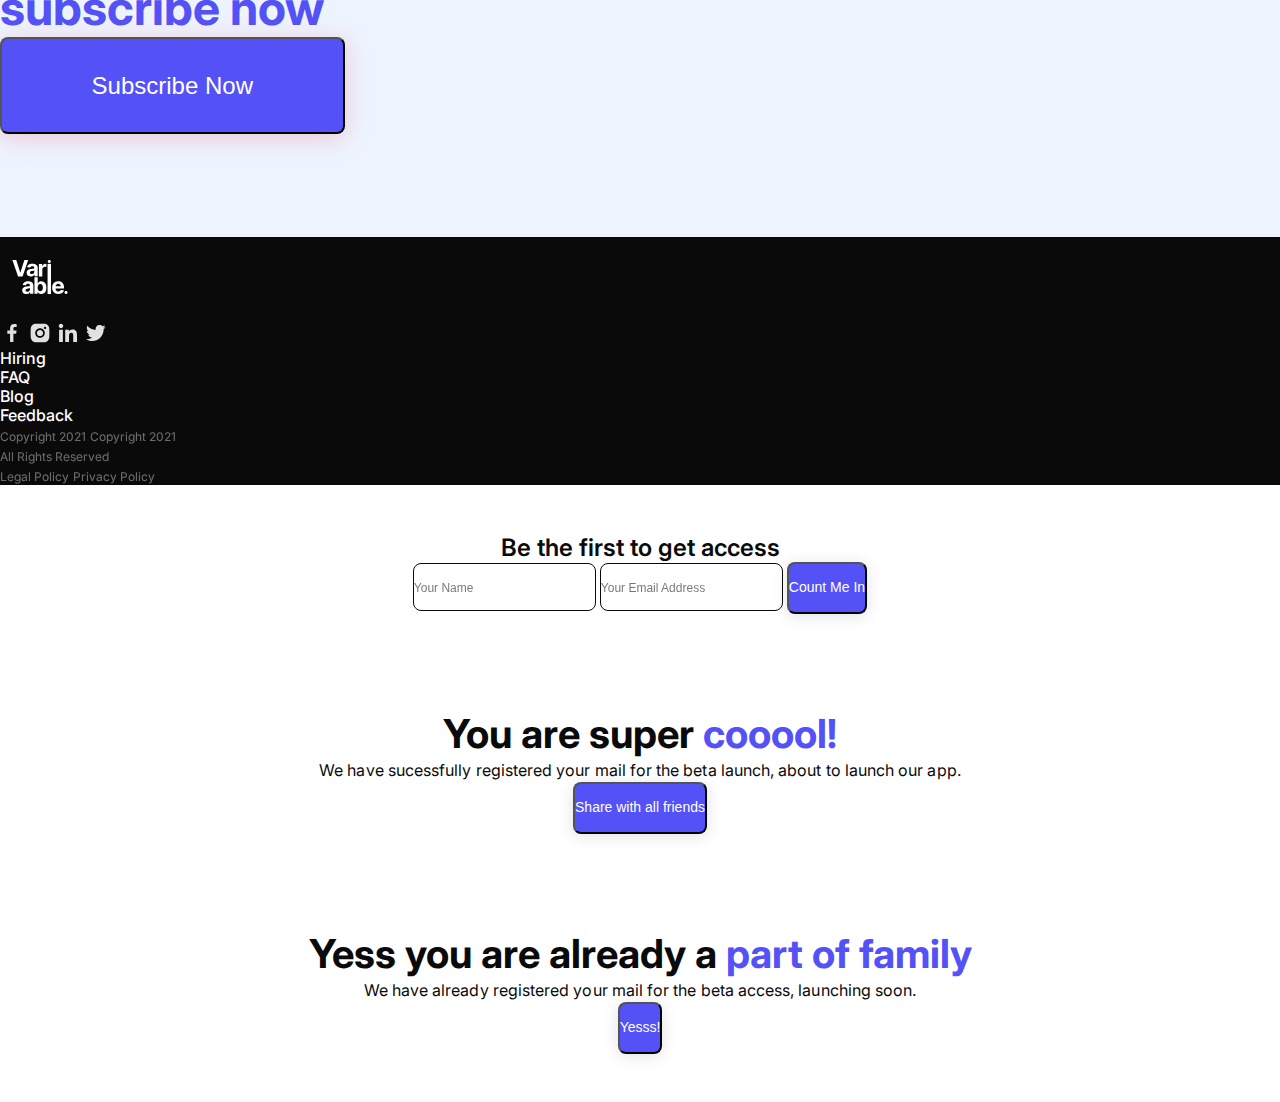
<file: variable-website/Blog.html>
<!DOCTYPE html>
<html lang="en">
  <head>
    <!-- Required meta tags -->
    <meta charset="utf-8" />
    <meta name="viewport" content="width=device-width, initial-scale=1" />

    <!-- Bootstrap CSS -->
    <link
      href="https://cdn.jsdelivr.net/npm/bootstrap@5.1.1/dist/css/bootstrap.min.css"
      rel="stylesheet"
      integrity="sha384-F3w7mX95PdgyTmZZMECAngseQB83DfGTowi0iMjiWaeVhAn4FJkqJByhZMI3AhiU"
      crossorigin="anonymous"
    />

    <!-- Custom CSS -->
    <link href="./css/styles.css" rel="stylesheet" />

    <!-- Responsive CSS -->
    <link href="./css/responsive.css" rel="stylesheet" />

    <!-- Font CSS -->
    <link rel="preconnect" href="https://fonts.googleapis.com" />
    <link rel="preconnect" href="https://fonts.gstatic.com" crossorigin />
    <link
      href="https://fonts.googleapis.com/css2?family=Inter:wght@100;200;300;400;500;600;700;800;900&display=swap"
      rel="stylesheet"
    />

    <!-- Jquery -->
    <script
      src="https://code.jquery.com/jquery-3.6.0.min.js"
      integrity="sha256-/xUj+3OJU5yExlq6GSYGSHk7tPXikynS7ogEvDej/m4="
      crossorigin="anonymous"
    ></script>

    <title>Blog</title>
    <link rel="shortcut icon" type="image/jpg" href="./assets/favicon.png"/>
  </head>

  <body>
    <nav class="navbar navbar-expand-lg">
      <div class="container">
        <a class="navbar-brand" href="index.html"
          ><img class="mobile" src="./assets/iconBrand.svg"
        /></a>
        <button
          class="navbar-toggler"
          type="button"
          data-bs-toggle="collapse"
          data-bs-target="#navbarNav"
          aria-controls="navbarNav"
          aria-expanded="false"
          aria-label="Toggle navigation"
        >
          <span class="navbar-toggler-icon"
            ><img src="./assets/fluent_navigation-16-regular.svg"
          /></span>
        </button>
        <div class="collapse navbar-collapse" id="navbarNav">
          <ul class="navbar-nav ms-auto d-flex flex-row align-items-center">
            <li class="nav-item">
              <a class="nav-link active" aria-current="page" href="Blogs.html"
                >Blogs</a
              >
            </li>
            <li class="nav-item">
              <button
              id="btnClick"
                class="
                nav-link
                getBtn
                ms-4
                d-flex
                flex-row
                align-items-center
                justify-content-center
                btn
                getBtnMobile
                "
                data-bs-toggle="modal"
                data-bs-target="#exampleModal"
              >
                Get early access &nbsp; ->
              </button>
            </li>
          </ul>
        </div>
      </div>
    </nav>
    <section class="top-bg">
      <div class="container">
      <div class="row">
        <div class="col-lg-1"></div>
        <div class="col-lg-7 bgblog-color">
          <p class="F14W500 mb-3" style="letter-spacing: 0.04em" id="tag">EDUCATION</p>
          <h2 class="F48 mb-4" style="letter-spacing: -0.004em" id="title">
            How practicing quizzes can help you improve your score in exams 
          </h2>
          <span class="F14" style="font-weight: 500"
            >by
            <a style="color: #0a0a0b; text-decoration: underline" href="#"
              >Abhishek</a
            ></span
          >
        </div>
        <div class="col-lg-4"></div>
      </div>
      </div>
    </section>
    <div class="container mb-5">
      <section class="blog-indi-pad">
        <div class="row">
          <div class="col-lg-1">
            <div
              class="d-flex flex-column mobileFlex"
              style="position: sticky; top: 10%"
            >
              <a class="mb-4" href="#"
                ><img src="./assets/linkedn-social-icon.svg"
              /></a>
              <a class="mb-4" href="#"
                ><img src="./assets/twitter-social-icon.svg"
              /></a>
              <a class="mb-4" href="#"
                ><img src="./assets/facebook-social-icon.svg"
              /></a>
            </div>
          </div>
          <div class="col-lg-7 text-start" id="desc">
            <!-- <span class="F16"
              >Every state in India organizes its State Eligibility Test for
              certifying their aspirants who wish to take up teaching as their
              profession for standard I-VIII. Uttarakhand Teacher Eligibility
              Test (UTET) is yet another SLET/SETs that qualify teachers to
              pursue teaching as per their qualifications and eligibility. It is
              a yearly Offline Examination organized to select prospective
              teachers and improve the quality of teaching in schools.
              Uttarakhand TET is conducted by the Uttarakhand Board of Secondary
              Education and it is further classified into two levels, Paper-I
              and Paper-II. Candidates that clear Paper-I become eligible to
              teach classes I-V and candidates who clear Paper-II after Paper-I
              become eligible to teach classes V-VIII.</span
            > -->
            <p class="mt-4 F20B">1. Increases your speed</p>
            <span class="F16"
              >Quizzes are considered one the best way to improve our efficiency and speed when we regularly practice quizzes our mind starts adapting to them by making real exam conditions. This helps us in getting prepared for our exams and thus improves our speed in exams, because we already know the pattern.</span
            >
            <p class="mt-4 F20B">2. Builds confidence</p>
            <span class="F16"
              >Confidence is very important if you want to score well in your exams, and confidence can only be built after a lot of practice of exam you are preparing for, and practicing quizzes is considered one of the best ways to build confidence as they help us mimic the real-life exam scenario.</span
            >
            <!-- <img class="w-100 mt-5" src="./assets/Group 7324.png" /> -->
            <p class="mt-4 F20B">3. Test your preparation</p>
            <span class="F16"
              >Just practice, practice can't help us score well in exams, the best way to know how properly we are preparing for our exam is by testing our preparation, and that's what practice quizzes help us do. They help us know where our preparation stands and how we can improve ourselves for the next time. At Variable, you can not only test your preparation but can also win cash rewards for playing quizzes, which will give you this amazing opportunity.</span
            >
            <p class="mt-4 F20B">4. Gives you feedback</p>
            <span class="F16"
              >Feedback is very important if you are preparing for any exams and quizzes are the best way to get quick feedback on your preparation.</span
            >
            <p class="mt-4 F20B">5. Makes learning fun</p>
            <span class="F16"
              >And yes Quizzes makes learning fun especially when you are playing it Live with people from all around the country and that's what we are doing at Variable (Shameless Plug). Here at Variable, you can play Live quizzes in different categories from Movies, Web Series, General Knowledge to Exam quizzes like IIT, NEET, Civil Services, and many more.</span
            >
          </div>
          <div class="col-lg-4"></div>
        </div>
        <!-- <section class="pad-indi-blog">
          <h3 class="mb-5 F32B">Read similar blogs</h3>
          <div class="row d-flex" id="blogs"></div>
        </section> -->
      </section>
    </div>
    <section class="overflow-hidden">
      <div class="d-flex align-items-start row custom-row mt-5">
        <div class="col-lg-6">
          <div class="leftBottom text-center">
            <h2 class="F48 mb-3">Be the first one to<br />get access</h2>
            <button
              data-bs-toggle="modal"
              data-bs-target="#exampleModal"
              class="btn btnGet2 mt-4"
            >
              Get early access &nbsp;&nbsp;->
            </button>
          </div>
        </div>
        <div class="col-lg-6">
          <div class="rightBottom text-center">
            <h2 class="F48 mb-4" style="color: #5452f6" data-bs-toggle="modal"
            data-bs-target="#exampleModal">
              For latest updates<br />subscribe now
            </h2>
            <button class="btn btnGet2 mt-3">Subscribe Now</button>
          </div>
        </div>
      </div>
    </section>
    <footer class="footer">
      <div class="container">
        <div class="d-flex row align-items-center pt-5 pb-5">
          <div class="col-lg-2">
            <a href="index.html"
              ><img class="mb-4" src="./assets/iconWhite.svg"
            /></a>
            <div
                  class="
                    d-flex
                    socialLinks
                    align-items-center
                    justify-content-start
                  "
                >
                  <a target="_blank" href="#"
                    ><img class="me-3" src="./assets/bx_bxl-facebook.svg"
                  /></a>
                  <a target="_blank" href="https://instagram.com/variable_india?utm_medium=copy_link"
                    ><img
                      class="me-3"
                      src="./assets/ant-design_instagram-filled.svg"
                  /></a>
                  <a target="_blank" href="https://www.linkedin.com/company/variableindia/mycompany/?viewAsMember=true"
                    ><img class="me-3" src="./assets/bx_bxl-linkedin.svg"
                  /></a>
                  <a target="_blank" href="https://twitter.com/Variable_India?t=t0TEdt2sZcw9v9aZVtJTbg&s=09"><img src="./assets/bx_bxl-twitter.svg" /></a>
                </div>
          </div>
          <div class="col-lg-5"></div>
          <div
            class="
              col-lg-3
              d-flex
              align-items-center
              links
              justify-content-between
            "
          >
            <div class="">
              <a href="#"><p class="F16SM mb-4">Hiring</p></a>
              <a href="FAQ's.html"><p class="F16SM">FAQ</p></a>
            </div>
            <div>
              <a href="Blogs.html"><p class="F16SM mb-4">Blog</p></a>
              <a href="FeedbackName.html"><p class="F16SM">Feedback</p></a>
            </div>
          </div>
          <div class="col-lg-2"></div>
        </div>
        <div class="d-flex align-items-center justify-content-between pb-3">
          <div class="d-flex">
            <span class="F12 me-4">Copyright 2021</span>
            <span class="F12 ms-3 m-none">Copyright 2021</span>
          </div>
          <div>
            <span class="F12">All Rights Reserved</span>
          </div>
          <div class="d-flex m-none">
            <a href="#"><span class="F12 me-3">Legal Policy</span></a>
            <a href="#"><span class="F12 ms-4">Privacy Policy</span></a>
          </div>
        </div>
      </div>
    </footer>

    <div
          class="modal fade"
          id="exampleModal"
          tabindex="-1"
          aria-labelledby="exampleModalLabel"
          aria-hidden="true"
        >
          <div class="modal-dialog modal-dialog-centered">
            <div class="modal-content modal-content-first">
              <h5 class="F24 mb-4">Be the first to get access</h5>
              <input
                class="form-control form-control-lg mt-3 custom-modal-input"
                type="text"
                placeholder="Your Name"
                aria-label=".form-control-lg example"
                name="username"
              />
              <input
                class="
                  form-control form-control-lg
                  mt-4
                  mb-3
                  custom-modal-input
                "
                type="email"
                placeholder="Your Email Address"
                aria-label=".form-control-lg example"
                name="email"
                pattern="[a-z0-9._%+-]+@[a-z0-9.-]+\.[a-z]{2,3}$"
              />
              <button

                class="btn-modal btn mt-4"
                onclick="submitSignup()"
              >
                Count Me In
              </button>
            <button
              type="button"
              class="custom-btn-close btn"
              data-bs-dismiss="modal"
              aria-label="Close"
            >
              <img src="./assets/Group 7477.svg" />
            </button>
          </div>
        </div>
        <div
        class="modal fade"
        id="exampleModal1"
        tabindex="-1"
        aria-labelledby="exampleModalLabel1"
        aria-hidden="true"
      >
        <div class="modal-dialog modal-dialog-centered">
          <div class="modal-content modal-content-second">
            <h5 class="F40 mb-4">
              You are super <span style="color: #5452f6">cooool!</span>
            </h5>
            <p class="F16">
              We have sucessfully registered your mail for the beta launch,
              about to launch our app.
            </p>
            <button
              class="btn-modal btn mt-3 ms-3 me-3"
              href="#"
            >
            Share with all friends
            </button>
            <button
              type="button"
              class="custom-btn-close btn"
              data-bs-dismiss="modal"
              aria-label="Close"
            >
              <img src="./assets/Group 7477.svg" />
            </button>
          </div>
        </div>
      </div>
      <div
        class="modal fade"
        id="exampleModal2"
        tabindex="-1"
        aria-labelledby="exampleModalLabel2"
        aria-hidden="true"
      >
        <div class="modal-dialog modal-dialog-centered">
          <div class="modal-content modal-content-already">
            <h5 class="F40 mb-4">
              Yess you are already a
              <span style="color: #5452f6">part of family</span>
            </h5>
            <p class="F16 ms-3 me-3">
              We have already registered your mail for the beta access,
              launching soon.
            </p>
            <button class="btn-modal btn mt-3 ms-5 me-5" href="#">
              Yesss!
            </button>
            <button
              type="button"
              class="custom-btn-close btn"
              data-bs-dismiss="modal"
              aria-label="Close"
            >
              <img src="./assets/Group 7477.svg" />
            </button>
          </div>
        </div>
      </div>

    <!-- Bootstrap Bundle with Popper -->
    <script
      src="https://cdn.jsdelivr.net/npm/bootstrap@5.1.1/dist/js/bootstrap.bundle.min.js"
      integrity="sha384-/bQdsTh/da6pkI1MST/rWKFNjaCP5gBSY4sEBT38Q/9RBh9AH40zEOg7Hlq2THRZ"
      crossorigin="anonymous"
    ></script>
    <!-- <script>
      var myHeaders = new Headers();
      myHeaders.append(
        "auth-token",
        "eyJhbGciOiJIUzI1NiIsInR5cCI6IkpXVCJ9.eyJpZCI6NiwiaWF0IjoxNjMzNzE0ODg2fQ.TE0_zao-AC1pk34ffnBFSj1r4GGtxX0DlFvK8N19PTA"
      );

      var requestOptions = {
        method: "GET",
        headers: myHeaders,
        redirect: "follow",
      };

      fetch("http://18.236.101.126:3000/api/user/blog", requestOptions)
        .then((response) => response.text())
        .then((result) => {
          var blogs = document.getElementById("blogs");
          result = JSON.parse(result);
          var x = "";
          var t = 0;
          console.log(result);
          while (t < 2) {
            console.log(t);
            x += `
            <div class="col-lg-4 mb-5">
              <img class="blog-image" src="${result[t].image}" />
              <div class="text-start blog-content-list">
                <p class="mb-2 mt-3 F14W500" style="letter-spacing: 0.04em">
                  ${result[t].Tag.tag}
                </p>
                <h4 class="F20 w-75">
                  ${result[t].title}
                </h4>
                <a
                  href="/Blog-Individual.html?id=${result[t].id}"
                  class="d-flex align-items-start mt-4 F16SM"
                  style="color: #5452f6"
                  >Read more &nbsp;-></a
                >
              </div>
            </div>
            `;
            t++;
          }

          blogs.innerHTML = x;
        })
        .catch((error) => console.log("error", error));
    </script> -->
    <script>
      function submitSignup() {
        var inputs = document.querySelectorAll("input");
        var name = inputs[0].value;
        var email = inputs[1].value;
        let regexEmail = /^\w+([\.-]?\w+)*@\w+([\.-]?\w+)*(\.\w{2,3})+$/;
        console.log(email, name);
        if (email.match(regexEmail)) {
          var myHeaders = new Headers();
          myHeaders.append("Content-Type", "application/json");

          var raw = JSON.stringify({
            email: email,
          });

          var requestOptions = {
            method: "POST",
            headers: myHeaders,
            body: raw,
            redirect: "follow",
          };

          fetch("https://node-vari-able.herokuapp.com/api/user/user-list", requestOptions)
            .then((response) => response.text())
            .then((result) => {
              inputs.forEach((inp) => (inp.value = ""));
              $("#exampleModal").modal("hide");
              $("#exampleModal1").modal("show");
            })
            .catch((error) => {
              inputs.forEach((inp) => (inp.value = ""));
              $("#exampleModal").modal("hide");
              $("#exampleModal2").modal("show");
            });
        } else {
          console.log(inputs);
          inputs.forEach((inp) => (inp.value = ""));
          alert("Enter Vlid email");
        }
      }
    </script>
    <!-- <script>
      const urlParams = new URLSearchParams(window.location.search);
      const id  = urlParams.get('id');
      var requestOptions = {
        method: 'GET',
        redirect: 'follow'
      };

    fetch(`http://18.236.101.126:3000/api/user/blog/${id}`,requestOptions)
    .then(response => response.text())
    .then(result => {
      result = JSON.parse(result);
      console.log(result)
    document.getElementById('title').innerHTML = result.title;
    document.getElementById("tag").innerHTML = result.Tag.tag;
    document.getElementById("desc").innerHTML = result.description;

    
    })
    .catch(error => console.log('error', error));
    </script> -->
     <script>
      //Fix button focus issue

var myModal = document.getElementById('exampleModal')

myModal.addEventListener('hidden.bs.modal', function () {

  setTimeout(() => {
    console.log('Hiden')
    document.getElementById("btnClick").blur()
  }, 100);
})
    </script>
  </body>
</html>
</file>
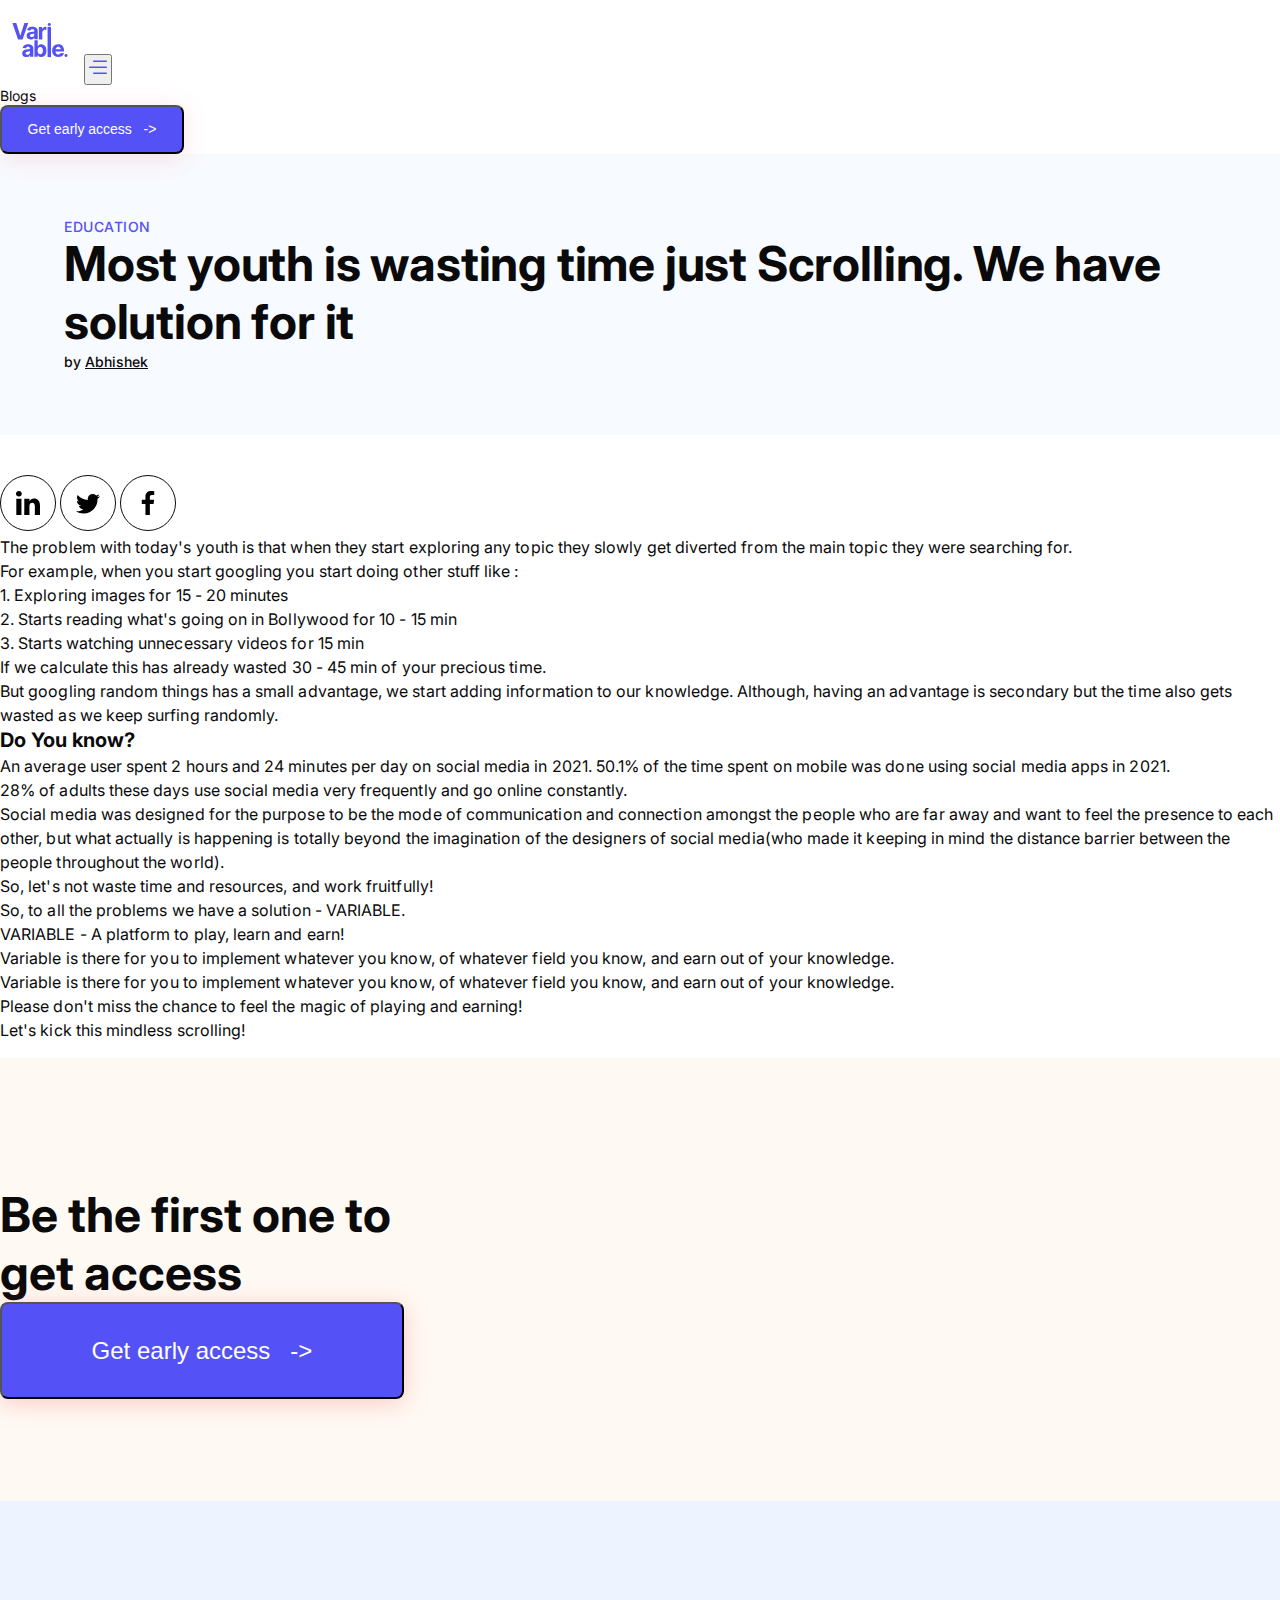
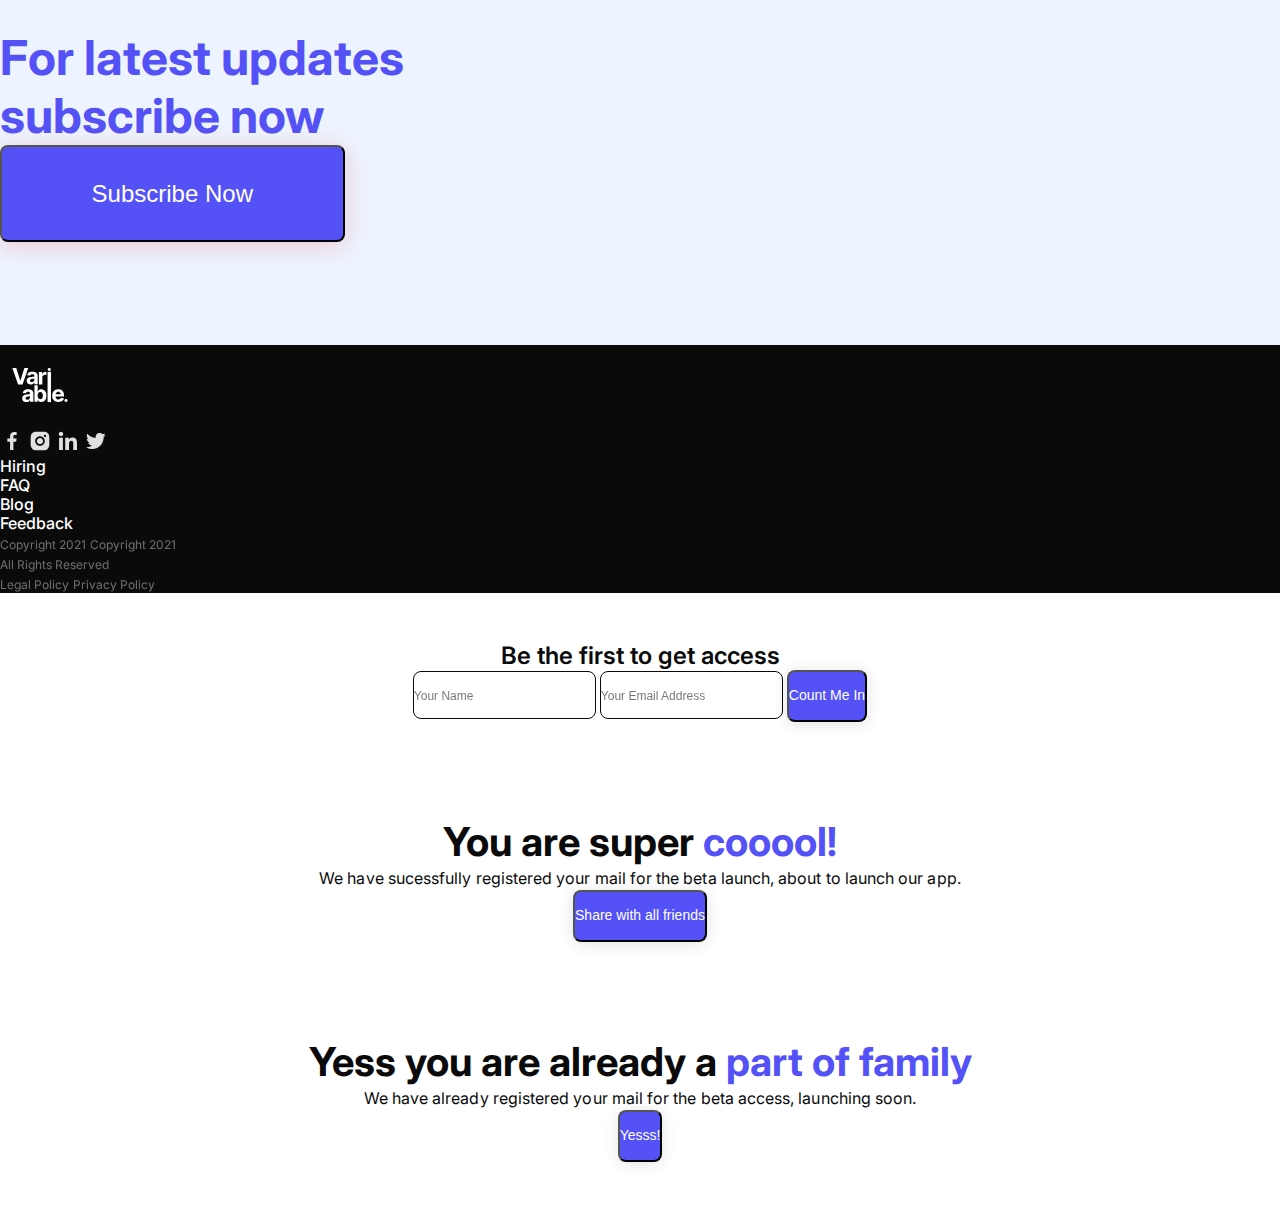
<file: variable-website/Blog1.html>
<!DOCTYPE html>
<html lang="en">
  <head>
    <!-- Required meta tags -->
    <meta charset="utf-8" />
    <meta name="viewport" content="width=device-width, initial-scale=1" />

    <!-- Bootstrap CSS -->
    <link
      href="https://cdn.jsdelivr.net/npm/bootstrap@5.1.1/dist/css/bootstrap.min.css"
      rel="stylesheet"
      integrity="sha384-F3w7mX95PdgyTmZZMECAngseQB83DfGTowi0iMjiWaeVhAn4FJkqJByhZMI3AhiU"
      crossorigin="anonymous"
    />

    <!-- Custom CSS -->
    <link href="./css/styles.css" rel="stylesheet" />

    <!-- Responsive CSS -->
    <link href="./css/responsive.css" rel="stylesheet" />

    <!-- Font CSS -->
    <link rel="preconnect" href="https://fonts.googleapis.com" />
    <link rel="preconnect" href="https://fonts.gstatic.com" crossorigin />
    <link
      href="https://fonts.googleapis.com/css2?family=Inter:wght@100;200;300;400;500;600;700;800;900&display=swap"
      rel="stylesheet"
    />

    <!-- Jquery -->
    <script
      src="https://code.jquery.com/jquery-3.6.0.min.js"
      integrity="sha256-/xUj+3OJU5yExlq6GSYGSHk7tPXikynS7ogEvDej/m4="
      crossorigin="anonymous"
    ></script>

    <title>Blog</title>
    <link rel="shortcut icon" type="image/jpg" href="./assets/favicon.png"/>
  </head>

  <body>
    <nav class="navbar navbar-expand-lg">
      <div class="container">
        <a class="navbar-brand" href="index.html"
          ><img class="mobile" src="./assets/iconBrand.svg"
        /></a>
        <button
          class="navbar-toggler"
          type="button"
          data-bs-toggle="collapse"
          data-bs-target="#navbarNav"
          aria-controls="navbarNav"
          aria-expanded="false"
          aria-label="Toggle navigation"
        >
          <span class="navbar-toggler-icon"
            ><img src="./assets/fluent_navigation-16-regular.svg"
          /></span>
        </button>
        <div class="collapse navbar-collapse" id="navbarNav">
          <ul class="navbar-nav ms-auto d-flex flex-row align-items-center">
            <li class="nav-item">
              <a class="nav-link active" aria-current="page" href="Blogs.html"
                >Blogs</a
              >
            </li>
            <li class="nav-item">
              <button
              id="btnClick"
                class="
                nav-link
                getBtn
                ms-4
                d-flex
                flex-row
                align-items-center
                justify-content-center
                btn
                getBtnMobile
                "
                data-bs-toggle="modal"
                data-bs-target="#exampleModal"
              >
                Get early access &nbsp; ->
              </button>
            </li>
          </ul>
        </div>
      </div>
    </nav>
    <section class="top-bg">
      <div class="container">
      <div class="row">
        <div class="col-lg-1"></div>
        <div class="col-lg-7 bgblog-color">
          <p class="F14W500 mb-3" style="letter-spacing: 0.04em" id="tag">EDUCATION</p>
          <h2 class="F48 mb-4" style="letter-spacing: -0.004em" id="title">
            Most youth is wasting time just Scrolling. We have solution for it 
          </h2>
          <span class="F14" style="font-weight: 500"
            >by
            <a style="color: #0a0a0b; text-decoration: underline" href="#"
              >Abhishek</a
            ></span
          >
        </div>
        <div class="col-lg-4"></div>
      </div>
      </div>
    </section>
    <div class="container mb-5">
      <section class="blog-indi-pad">
        <div class="row">
          <div class="col-lg-1">
            <div
              class="d-flex flex-column mobileFlex"
              style="position: sticky; top: 10%"
            >
              <a class="mb-4" href="#"
                ><img src="./assets/linkedn-social-icon.svg"
              /></a>
              <a class="mb-4" href="#"
                ><img src="./assets/twitter-social-icon.svg"
              /></a>
              <a class="mb-4" href="#"
                ><img src="./assets/facebook-social-icon.svg"
              /></a>
            </div>
          </div>
          <div class="col-lg-7 text-start" id="desc">
            <p class="mt-4 F16"
              >The problem with today's youth is that when they start exploring any topic they slowly get diverted from the main topic they were searching for.</p
            >
            <p class="mt-4 F16">
                For example, when you start googling you start doing other stuff like :<br>
                1. Exploring images for 15 - 20 minutes<br>
                2. Starts reading what's going on in Bollywood for 10 - 15 min<br>
                3. Starts watching unnecessary videos for 15 min
            </p
            >
            <p class="mt-4 F16"
              >If we calculate this has already wasted 30 - 45 min of your precious time.</p
            >
            <p class="mt-4 F16"
              >But googling random things has a small advantage, we start adding information to our knowledge. Although, having an advantage is secondary but the time also gets wasted as we keep surfing randomly.</p
            >
            <p class="mt-4 F20B">Do You know?</p>
            <p class="F16"
              >An average user spent 2 hours and 24 minutes per day on social media in 2021. 50.1% of the time spent on mobile was done using social media apps in 2021.<br>28% of adults these days use social media very frequently and go online constantly.</p
            >
            <p class="F16"
            >Social media was designed for the purpose to be the mode of communication and connection amongst the people who are far away and want to feel the presence to each other, but what actually is happening is totally beyond the imagination of the designers of social media(who made it keeping in mind the distance barrier between the people throughout the world).<br>So, let's not waste time and resources, and work fruitfully!</p
          >
          <p class="F16"
            >So, to all the problems we have a solution - VARIABLE.<br>VARIABLE - A platform to play, learn and earn!<br>Variable is there for you to implement whatever you know, of whatever field you know, and earn out of your knowledge.<br>Variable is there for you to implement whatever you know, of whatever field you know, and earn out of your knowledge.<br>Please don't miss the chance to feel the magic of playing and earning!<br>Let's kick this mindless scrolling!</p
          >
          </div>
          <div class="col-lg-4"></div>
        </div>
      </section>
    </div>
    <section class="overflow-hidden">
      <div class="d-flex align-items-start row custom-row mt-5">
        <div class="col-lg-6">
          <div class="leftBottom text-center">
            <h2 class="F48 mb-3">Be the first one to<br />get access</h2>
            <button
              data-bs-toggle="modal"
              data-bs-target="#exampleModal"
              class="btn btnGet2 mt-4"
            >
              Get early access &nbsp;&nbsp;->
            </button>
          </div>
        </div>
        <div class="col-lg-6">
          <div class="rightBottom text-center">
            <h2 class="F48 mb-4" style="color: #5452f6" data-bs-toggle="modal"
            data-bs-target="#exampleModal">
              For latest updates<br />subscribe now
            </h2>
            <button class="btn btnGet2 mt-3">Subscribe Now</button>
          </div>
        </div>
      </div>
    </section>
    <footer class="footer">
      <div class="container">
        <div class="d-flex row align-items-center pt-5 pb-5">
          <div class="col-lg-2">
            <a href="index.html"
              ><img class="mb-4" src="./assets/iconWhite.svg"
            /></a>
            <div
                  class="
                    d-flex
                    socialLinks
                    align-items-center
                    justify-content-start
                  "
                >
                  <a target="_blank" href="#"
                    ><img class="me-3" src="./assets/bx_bxl-facebook.svg"
                  /></a>
                  <a target="_blank" href="https://instagram.com/variable_india?utm_medium=copy_link"
                    ><img
                      class="me-3"
                      src="./assets/ant-design_instagram-filled.svg"
                  /></a>
                  <a target="_blank" href="https://www.linkedin.com/company/variableindia/mycompany/?viewAsMember=true"
                    ><img class="me-3" src="./assets/bx_bxl-linkedin.svg"
                  /></a>
                  <a target="_blank" href="https://twitter.com/Variable_India?t=t0TEdt2sZcw9v9aZVtJTbg&s=09"><img src="./assets/bx_bxl-twitter.svg" /></a>
                </div>
          </div>
          <div class="col-lg-5"></div>
          <div
            class="
              col-lg-3
              d-flex
              align-items-center
              links
              justify-content-between
            "
          >
            <div class="">
              <a href="#"><p class="F16SM mb-4">Hiring</p></a>
              <a href="FAQ's.html"><p class="F16SM">FAQ</p></a>
            </div>
            <div>
              <a href="Blogs.html"><p class="F16SM mb-4">Blog</p></a>
              <a href="FeedbackName.html"><p class="F16SM">Feedback</p></a>
            </div>
          </div>
          <div class="col-lg-2"></div>
        </div>
        <div class="d-flex align-items-center justify-content-between pb-3">
          <div class="d-flex">
            <span class="F12 me-4">Copyright 2021</span>
            <span class="F12 ms-3 m-none">Copyright 2021</span>
          </div>
          <div>
            <span class="F12">All Rights Reserved</span>
          </div>
          <div class="d-flex m-none">
            <a href="#"><span class="F12 me-3">Legal Policy</span></a>
            <a href="#"><span class="F12 ms-4">Privacy Policy</span></a>
          </div>
        </div>
      </div>
    </footer>

    <div
          class="modal fade"
          id="exampleModal"
          tabindex="-1"
          aria-labelledby="exampleModalLabel"
          aria-hidden="true"
        >
          <div class="modal-dialog modal-dialog-centered">
            <div class="modal-content modal-content-first">
              <h5 class="F24 mb-4">Be the first to get access</h5>
              <input
                class="form-control form-control-lg mt-3 custom-modal-input"
                type="text"
                placeholder="Your Name"
                aria-label=".form-control-lg example"
                name="username"
              />
              <input
                class="
                  form-control form-control-lg
                  mt-4
                  mb-3
                  custom-modal-input
                "
                type="email"
                placeholder="Your Email Address"
                aria-label=".form-control-lg example"
                name="email"
                pattern="[a-z0-9._%+-]+@[a-z0-9.-]+\.[a-z]{2,3}$"
              />
              <button

                class="btn-modal btn mt-4"
                onclick="submitSignup()"
              >
                Count Me In
              </button>
            <button
              type="button"
              class="custom-btn-close btn"
              data-bs-dismiss="modal"
              aria-label="Close"
            >
              <img src="./assets/Group 7477.svg" />
            </button>
          </div>
        </div>
        <div
        class="modal fade"
        id="exampleModal1"
        tabindex="-1"
        aria-labelledby="exampleModalLabel1"
        aria-hidden="true"
      >
        <div class="modal-dialog modal-dialog-centered">
          <div class="modal-content modal-content-second">
            <h5 class="F40 mb-4">
              You are super <span style="color: #5452f6">cooool!</span>
            </h5>
            <p class="F16">
              We have sucessfully registered your mail for the beta launch,
              about to launch our app.
            </p>
            <button
              class="btn-modal btn mt-3 ms-3 me-3"
              href="#"
            >
            Share with all friends
            </button>
            <button
              type="button"
              class="custom-btn-close btn"
              data-bs-dismiss="modal"
              aria-label="Close"
            >
              <img src="./assets/Group 7477.svg" />
            </button>
          </div>
        </div>
      </div>
      <div
        class="modal fade"
        id="exampleModal2"
        tabindex="-1"
        aria-labelledby="exampleModalLabel2"
        aria-hidden="true"
      >
        <div class="modal-dialog modal-dialog-centered">
          <div class="modal-content modal-content-already">
            <h5 class="F40 mb-4">
              Yess you are already a
              <span style="color: #5452f6">part of family</span>
            </h5>
            <p class="F16 ms-3 me-3">
              We have already registered your mail for the beta access,
              launching soon.
            </p>
            <button class="btn-modal btn mt-3 ms-5 me-5" href="#">
              Yesss!
            </button>
            <button
              type="button"
              class="custom-btn-close btn"
              data-bs-dismiss="modal"
              aria-label="Close"
            >
              <img src="./assets/Group 7477.svg" />
            </button>
          </div>
        </div>
      </div>

    <!-- Bootstrap Bundle with Popper -->
    <script
      src="https://cdn.jsdelivr.net/npm/bootstrap@5.1.1/dist/js/bootstrap.bundle.min.js"
      integrity="sha384-/bQdsTh/da6pkI1MST/rWKFNjaCP5gBSY4sEBT38Q/9RBh9AH40zEOg7Hlq2THRZ"
      crossorigin="anonymous"
    ></script>
    <!-- <script>
      var myHeaders = new Headers();
      myHeaders.append(
        "auth-token",
        "eyJhbGciOiJIUzI1NiIsInR5cCI6IkpXVCJ9.eyJpZCI6NiwiaWF0IjoxNjMzNzE0ODg2fQ.TE0_zao-AC1pk34ffnBFSj1r4GGtxX0DlFvK8N19PTA"
      );

      var requestOptions = {
        method: "GET",
        headers: myHeaders,
        redirect: "follow",
      };

      fetch("http://18.236.101.126:3000/api/user/blog", requestOptions)
        .then((response) => response.text())
        .then((result) => {
          var blogs = document.getElementById("blogs");
          result = JSON.parse(result);
          var x = "";
          var t = 0;
          console.log(result);
          while (t < 2) {
            console.log(t);
            x += `
            <div class="col-lg-4 mb-5">
              <img class="blog-image" src="${result[t].image}" />
              <div class="text-start blog-content-list">
                <p class="mb-2 mt-3 F14W500" style="letter-spacing: 0.04em">
                  ${result[t].Tag.tag}
                </p>
                <h4 class="F20 w-75">
                  ${result[t].title}
                </h4>
                <a
                  href="/Blog-Individual.html?id=${result[t].id}"
                  class="d-flex align-items-start mt-4 F16SM"
                  style="color: #5452f6"
                  >Read more &nbsp;-></a
                >
              </div>
            </div>
            `;
            t++;
          }

          blogs.innerHTML = x;
        })
        .catch((error) => console.log("error", error));
    </script> -->
    <script>
      function submitSignup() {
        var inputs = document.querySelectorAll("input");
        var name = inputs[0].value;
        var email = inputs[1].value;
        let regexEmail = /^\w+([\.-]?\w+)*@\w+([\.-]?\w+)*(\.\w{2,3})+$/;
        console.log(email, name);
        if (email.match(regexEmail)) {
          var myHeaders = new Headers();
          myHeaders.append("Content-Type", "application/json");

          var raw = JSON.stringify({
            email: email,
          });

          var requestOptions = {
            method: "POST",
            headers: myHeaders,
            body: raw,
            redirect: "follow",
          };

          fetch("https://node-vari-able.herokuapp.com/api/user/user-list", requestOptions)
            .then((response) => response.text())
            .then((result) => {
              inputs.forEach((inp) => (inp.value = ""));
              $("#exampleModal").modal("hide");
              $("#exampleModal1").modal("show");
            })
            .catch((error) => {
              inputs.forEach((inp) => (inp.value = ""));
              $("#exampleModal").modal("hide");
              $("#exampleModal2").modal("show");
            });
        } else {
          console.log(inputs);
          inputs.forEach((inp) => (inp.value = ""));
          alert("Enter Vlid email");
        }
      }
    </script>
    <!-- <script>
      const urlParams = new URLSearchParams(window.location.search);
      const id  = urlParams.get('id');
      var requestOptions = {
        method: 'GET',
        redirect: 'follow'
      };

    fetch(`http://18.236.101.126:3000/api/user/blog/${id}`,requestOptions)
    .then(response => response.text())
    .then(result => {
      result = JSON.parse(result);
      console.log(result)
    document.getElementById('title').innerHTML = result.title;
    document.getElementById("tag").innerHTML = result.Tag.tag;
    document.getElementById("desc").innerHTML = result.description;

    
    })
    .catch(error => console.log('error', error));
    </script> -->
     <script>
      //Fix button focus issue

var myModal = document.getElementById('exampleModal')

myModal.addEventListener('hidden.bs.modal', function () {

  setTimeout(() => {
    console.log('Hiden')
    document.getElementById("btnClick").blur()
  }, 100);
})
    </script>
  </body>
</html>
</file>
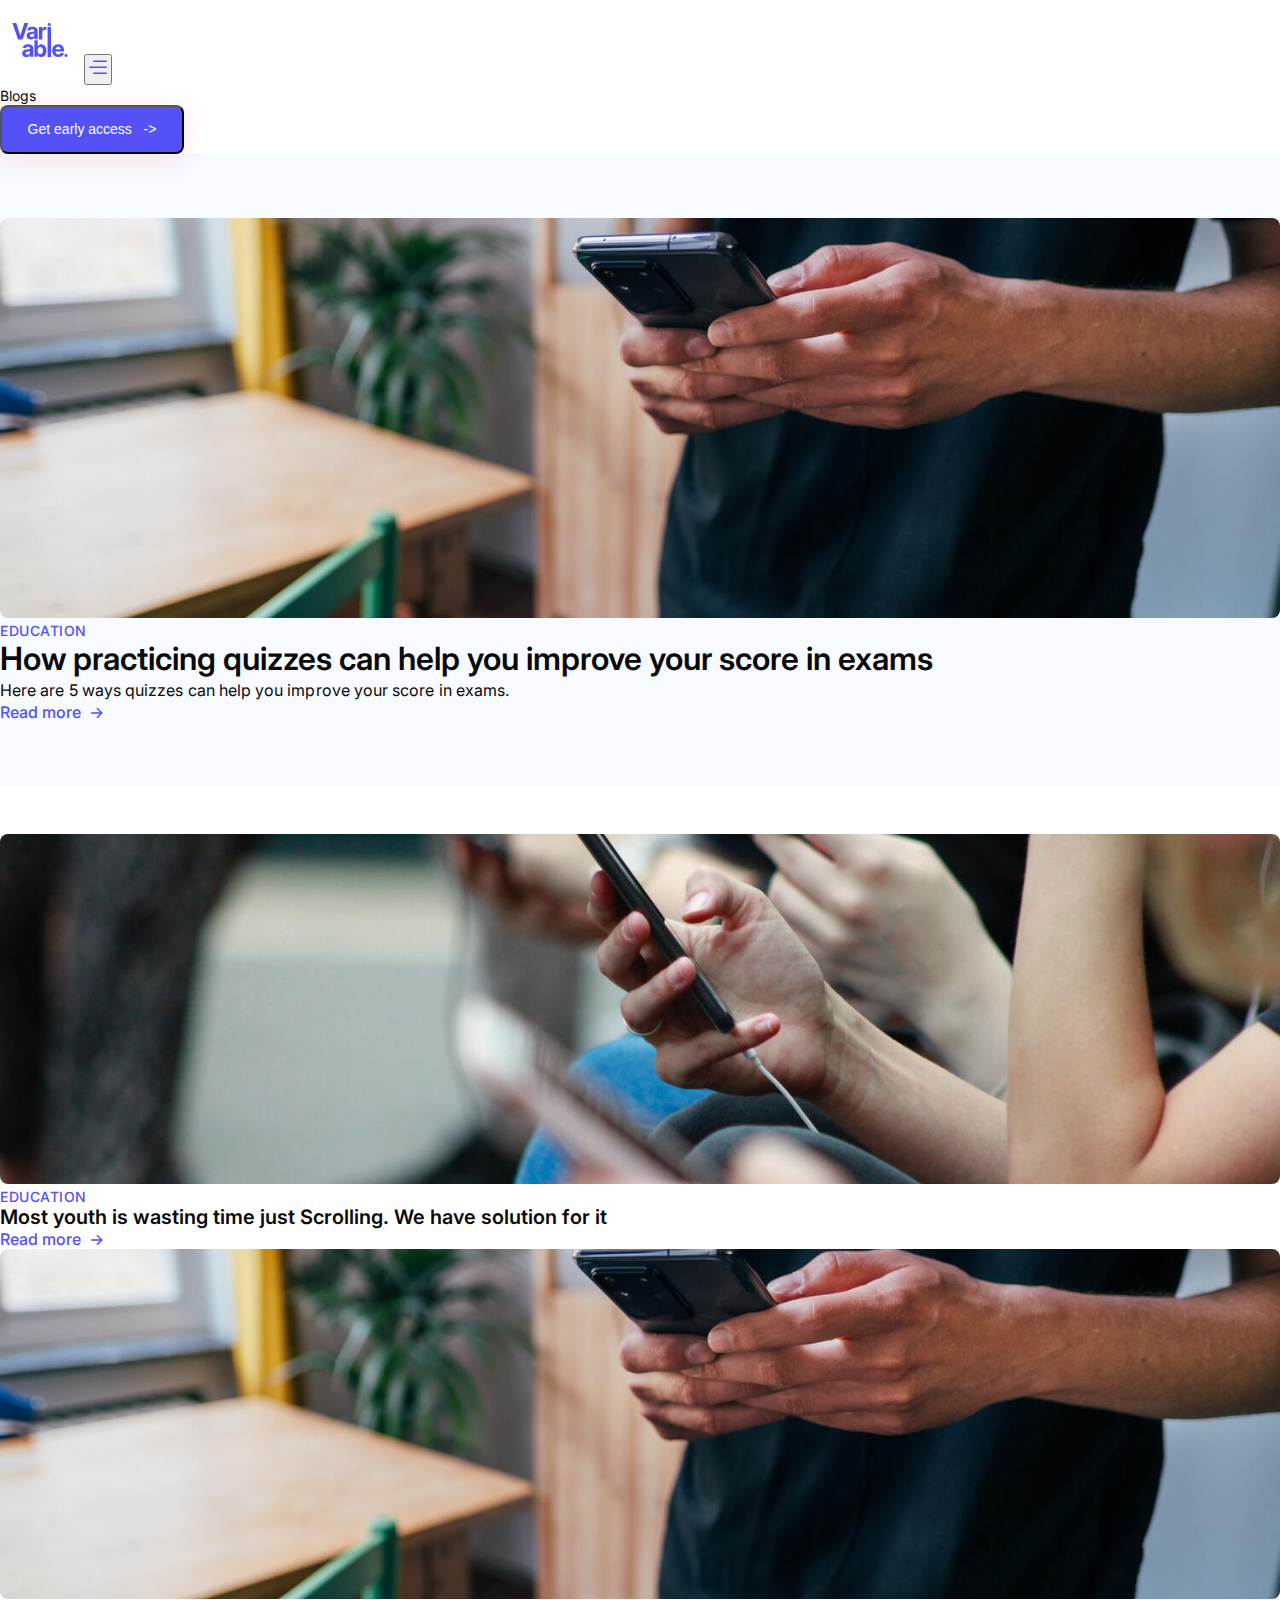
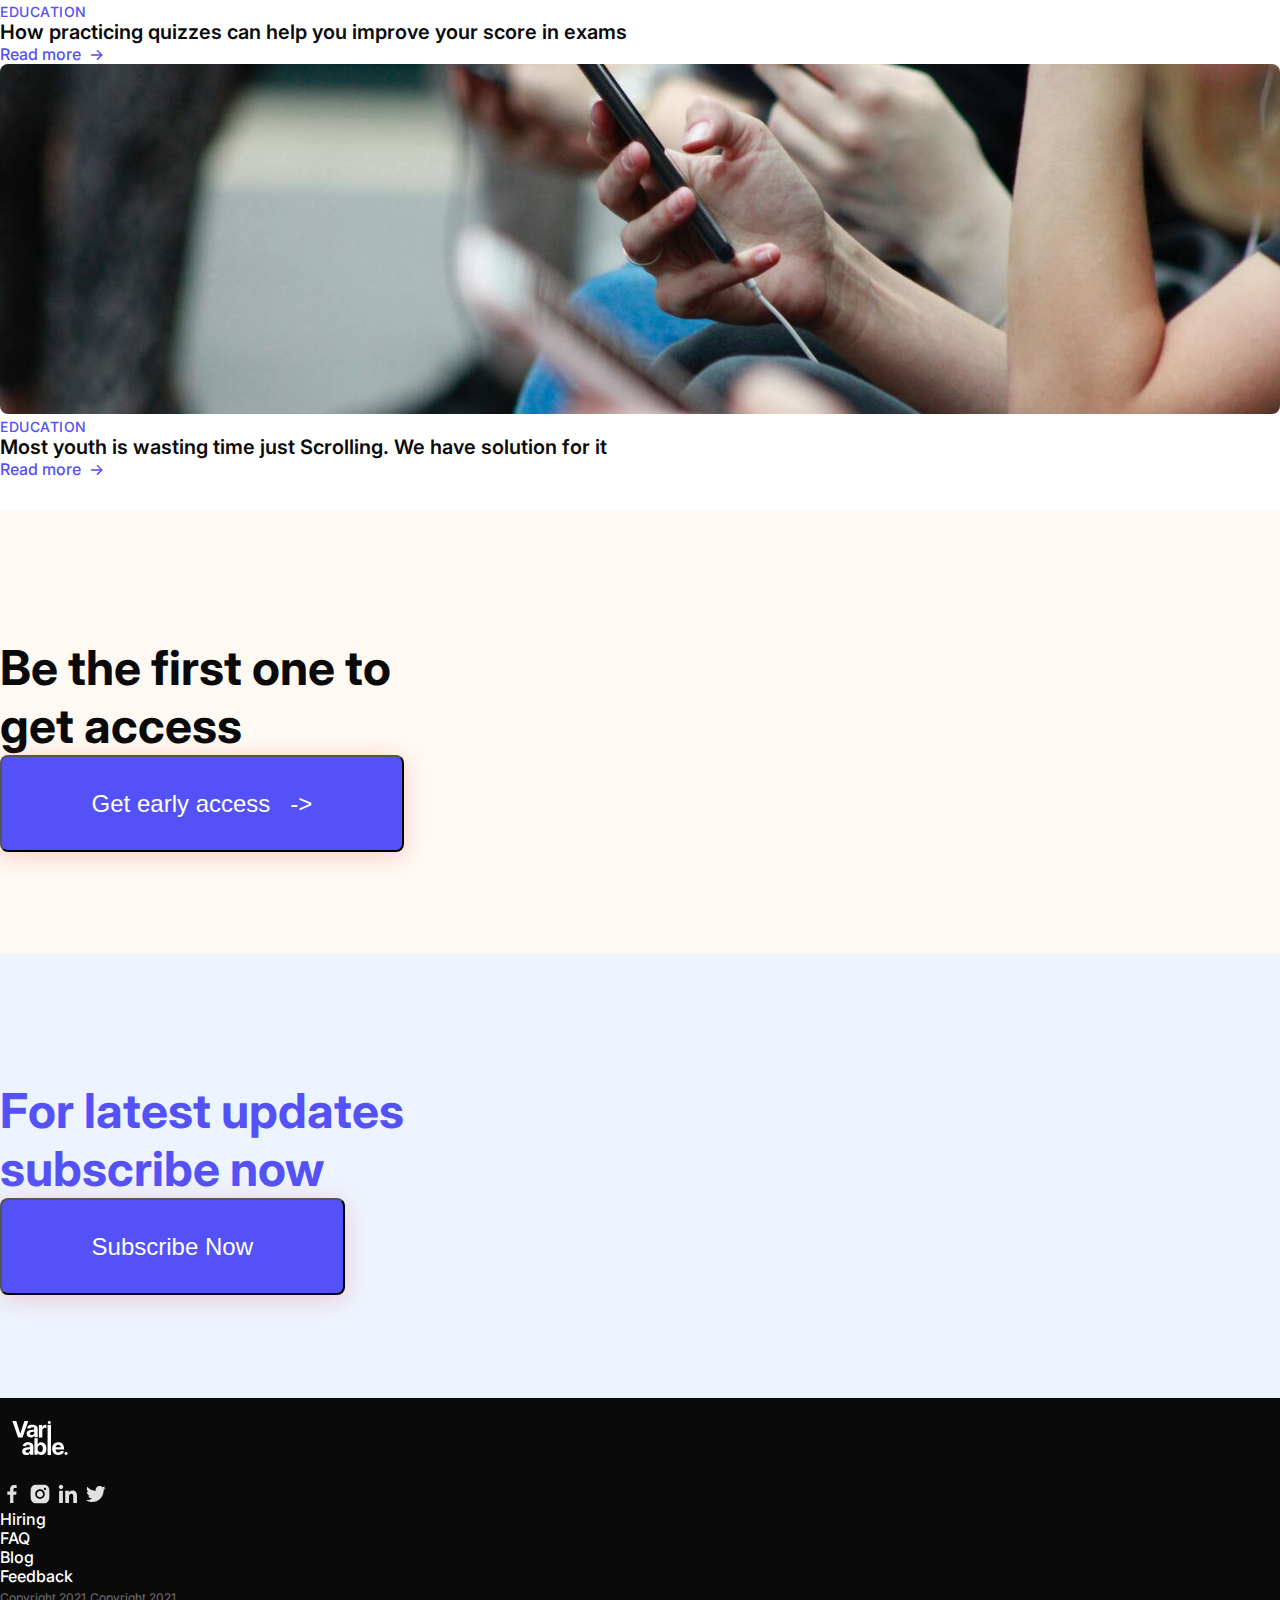
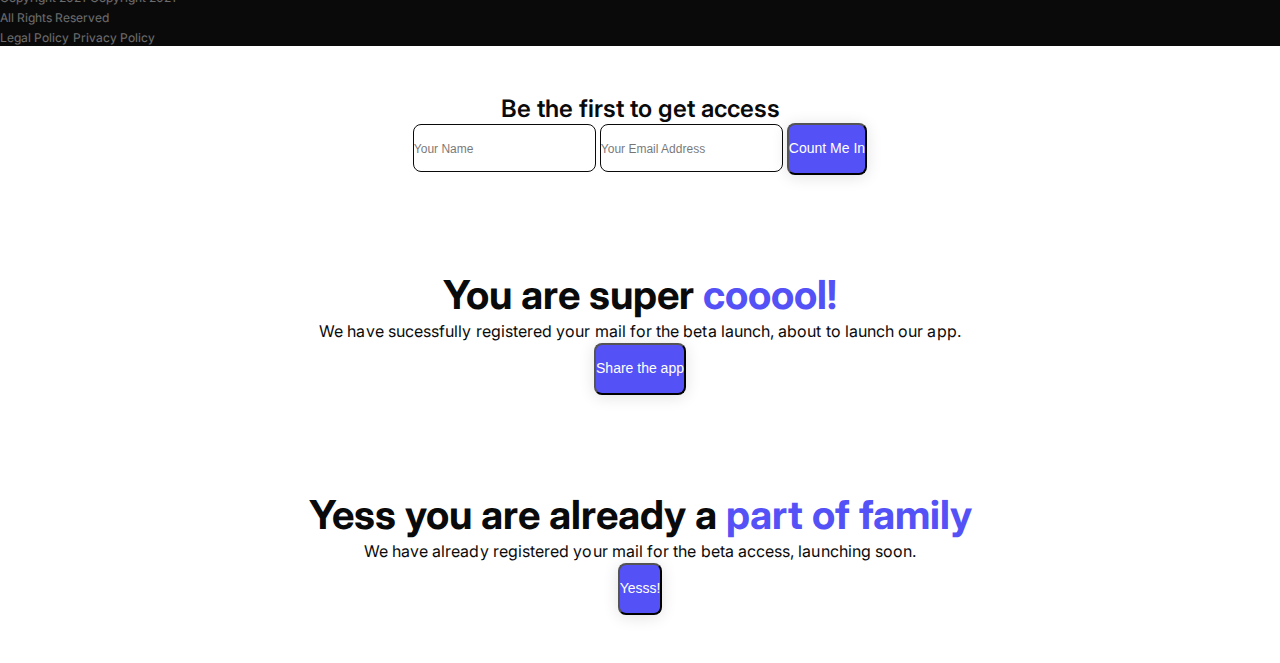
<file: variable-website/Blogs.html>
<!DOCTYPE html>
<html lang="en">
  <head>
    <!-- Required meta tags -->
    <meta charset="utf-8" />
    <meta name="viewport" content="width=device-width, initial-scale=1" />

    <!-- Bootstrap CSS -->
    <link
      href="https://cdn.jsdelivr.net/npm/bootstrap@5.1.1/dist/css/bootstrap.min.css"
      rel="stylesheet"
      integrity="sha384-F3w7mX95PdgyTmZZMECAngseQB83DfGTowi0iMjiWaeVhAn4FJkqJByhZMI3AhiU"
      crossorigin="anonymous"
    />

    <!-- Custom CSS -->
    <link href="./css/styles.css" rel="stylesheet" />

    <!-- Responsive CSS -->
    <link href="./css/responsive.css" rel="stylesheet" />

    <!-- Font CSS -->
    <link rel="preconnect" href="https://fonts.googleapis.com" />
    <link rel="preconnect" href="https://fonts.gstatic.com" crossorigin />
    <link
      href="https://fonts.googleapis.com/css2?family=Inter:wght@100;200;300;400;500;600;700;800;900&display=swap"
      rel="stylesheet"
    />

    <!-- Jquery -->
    <script
      src="https://code.jquery.com/jquery-3.6.0.min.js"
      integrity="sha256-/xUj+3OJU5yExlq6GSYGSHk7tPXikynS7ogEvDej/m4="
      crossorigin="anonymous"
    ></script>

    <title>Blogs</title>
    <link rel="shortcut icon" type="image/jpg" href="./assets/favicon.png"/>
  </head>

  <body>
    <nav class="navbar navbar-expand-lg">
      <div class="container">
        <a class="navbar-brand" href="index.html"
          ><img class="mobile" src="./assets/iconBrand.svg"
        /></a>
        <button
          class="navbar-toggler"
          type="button"
          data-bs-toggle="collapse"
          data-bs-target="#navbarNav"
          aria-controls="navbarNav"
          aria-expanded="false"
          aria-label="Toggle navigation"
        >
          <span class="navbar-toggler-icon"
            ><img src="./assets/fluent_navigation-16-regular.svg"
          /></span>
        </button>
        <div class="collapse navbar-collapse" id="navbarNav">
          <ul class="navbar-nav ms-auto d-flex flex-row align-items-center">
            <li class="nav-item">
              <a class="nav-link active" aria-current="page" href="Blogs.html"
                >Blogs</a
              >
            </li>
            <li class="nav-item">
              <button
              id="btnClick"
                class="
                nav-link
                getBtn
                ms-4
                d-flex
                flex-row
                align-items-center
                justify-content-center
                btn
                getBtnMobile
                "
                data-bs-toggle="modal"
                data-bs-target="#exampleModal"
              >
                Get early access &nbsp; ->
              </button>
            </li>
          </ul>
        </div>
      </div>
    </nav>
    <section class="firstBlog">
      <div class="container">
      <div class="row d-flex align-items-start" id="firstBlog">
        <div class="col-lg-7">
          <img class="blog-image-main" src="./assets/jonas-leupe-raWzvTTCBD8-unsplash (1).jpg" />
        </div>
        <div class="col-lg-5">
          <div class="text-start mt-4">
            <p class="mb-2 F14W500" style="letter-spacing: 0.04em">EDUCATION</p>
            <a href="Blog.html"><h3 class="mb-2 F32Brand" style="line-height: 39px">
              How practicing quizzes can help you improve your score in exams
            </h3></a>
            <a href="Blog.html"><p class="F16">Here are 5 ways quizzes can help you improve your score in exams.</p></a>
            <a
              href="./Blog.html"
              class="d-flex align-items-start mt-4 F16SM"
              style="color: #5452f6"
              >Read more &nbsp;-></a
            >
          </div>
        </div>
      </div>
      </div>
    </section>
    <div class="container pad-blog-main">
      <section class="text-center pad-blog">
        <div
          class="row justify-content-center align-items-center"
          id="blogs"
        >
        <div class="col-lg-4 mb-5">
          <img class="blog-image" src="./assets/robin-worrall-FPt10LXK0cg-unsplash.jpg" />
          <div class="text-start blog-content-list">
            <a href="Blog1.html"><p class="mb-2 mt-3 F14W500" style="letter-spacing: 0.04em">
              EDUCATION
            </p></a>
            <a href="Blog1.html"><h4 class="F20 w-75">
              Most youth is wasting time just Scrolling. We have solution for it
            </h4></a>
            <a
              href="Blog1.html"
              class="d-flex align-items-start mt-4 F16SM"
              style="color: #5452f6"
              >Read more &nbsp;-></a
            >
          </div>
        </div>
        <div class="col-lg-4 mb-5">
          <img class="blog-image" src="./assets/jonas-leupe-raWzvTTCBD8-unsplash (1).jpg" />
          <div class="text-start blog-content-list">
            <a href="Blog.html"><p class="mb-2 mt-3 F14W500" style="letter-spacing: 0.04em">
              EDUCATION
            </p></a>
            <a href="Blog.html"><h4 class="F20 w-75">
              How practicing quizzes can help you improve your score in exams
            </h4></a>
            <a
              href="Blog.html"
              class="d-flex align-items-start mt-4 F16SM"
              style="color: #5452f6"
              >Read more &nbsp;-></a
            >
          </div>
        </div>
        <div class="col-lg-4 mb-5">
          <img class="blog-image" src="./assets/robin-worrall-FPt10LXK0cg-unsplash.jpg" />
          <div class="text-start blog-content-list">
            <a href="Blog1.html"><p class="mb-2 mt-3 F14W500" style="letter-spacing: 0.04em">
              EDUCATION
            </p></a>
            <a href="Blog1.html"><h4 class="F20 w-75">
              Most youth is wasting time just Scrolling. We have solution for it
            </h4></a>
            <a
              href="Blog1.html"
              class="d-flex align-items-start mt-4 F16SM"
              style="color: #5452f6"
              >Read more &nbsp;-></a
            >
          </div>
        </div>
      </div>
      </section>
      <!-- <div class="d-flex align-items-center justify-content-center">
        <a href="#" class="more">more+</a>
      </div> -->
    </div>
    <section class="overflow-hidden">
      <div class="d-flex align-items-start row custom-row mt-5">
        <div class="col-lg-6">
          <div class="leftBottom text-center">
            <h2 class="F48 mb-3">Be the first one to<br />get access</h2>
            <button
              data-bs-toggle="modal"
              data-bs-target="#exampleModal"
              class="btn btnGet2 mt-4"
            >
              Get early access &nbsp;&nbsp;->
            </button>
          </div>
        </div>
        <div class="col-lg-6">
          <div class="rightBottom text-center">
            <h2 class="F48 mb-4" style="color: #5452f6">
              For latest updates<br />subscribe now
            </h2>
            <button class="btn btnGet2 mt-3" data-bs-toggle="modal"
            data-bs-target="#exampleModal">Subscribe Now</button>
          </div>
        </div>
      </div>
    </section>
    <footer class="footer">
      <div class="container">
        <div class="d-flex row align-items-center pt-5 pb-5">
          <div class="col-lg-2">
            <a href="index.html"
              ><img class="mb-4" src="./assets/iconWhite.svg"
            /></a>
            <div
                  class="
                    d-flex
                    socialLinks
                    align-items-center
                    justify-content-start
                  "
                >
                  <a href="#"
                    ><img class="me-3" src="./assets/bx_bxl-facebook.svg"
                  /></a>
                  <a href="https://instagram.com/variable_india?utm_medium=copy_link"
                    ><img
                      class="me-3"
                      src="./assets/ant-design_instagram-filled.svg"
                  /></a>
                  <a href="https://www.linkedin.com/company/variableindia/mycompany/?viewAsMember=true"
                    ><img class="me-3" src="./assets/bx_bxl-linkedin.svg"
                  /></a>
                  <a href="https://twitter.com/Variable_India?t=t0TEdt2sZcw9v9aZVtJTbg&s=09"><img src="./assets/bx_bxl-twitter.svg" /></a>
                </div>
          </div>
          <div class="col-lg-5"></div>
          <div
            class="
              col-lg-3
              d-flex
              align-items-center
              links
              justify-content-between
            "
          >
            <div class="">
              <a href="#"><p class="F16SM mb-4">Hiring</p></a>
              <a href="FAQ's.html"><p class="F16SM">FAQ</p></a>
            </div>
            <div>
              <a href="Blogs.html"><p class="F16SM mb-4">Blog</p></a>
              <a href="FeedbackName.html"><p class="F16SM">Feedback</p></a>
            </div>
          </div>
          <div class="col-lg-2"></div>
        </div>
        <div class="d-flex align-items-center justify-content-between pb-3">
          <div class="d-flex">
            <span class="F12 me-4">Copyright 2021</span>
            <span class="F12 ms-3 m-none">Copyright 2021</span>
          </div>
          <div>
            <span class="F12">All Rights Reserved</span>
          </div>
          <div class="d-flex m-none">
            <a href="#"><span class="F12 me-3">Legal Policy</span></a>
            <a href="#"><span class="F12 ms-4">Privacy Policy</span></a>
          </div>
        </div>
      </div>
    </footer>
    <div
          class="modal fade"
          id="exampleModal"
          tabindex="-1"
          aria-labelledby="exampleModalLabel"
          aria-hidden="true"
        >
          <div class="modal-dialog modal-dialog-centered">
            <div class="modal-content modal-content-first">
              <h5 class="F24 mb-4">Be the first to get access</h5>
              <input
                class="form-control form-control-lg mt-3 custom-modal-input"
                type="text"
                placeholder="Your Name"
                aria-label=".form-control-lg example"
                name="username"
              />
              <input
                class="
                  form-control form-control-lg
                  mt-4
                  mb-3
                  custom-modal-input
                "
                type="email"
                placeholder="Your Email Address"
                aria-label=".form-control-lg example"
                name="email"
                pattern="[a-z0-9._%+-]+@[a-z0-9.-]+\.[a-z]{2,3}$"
              />
              <button

                class="btn-modal btn mt-4"
                onclick="submitSignup()"
              >
                Count Me In
              </button>
            <button
              type="button"
              class="custom-btn-close btn"
              data-bs-dismiss="modal"
              aria-label="Close"
            >
              <img src="./assets/Group 7477.svg" />
            </button>
          </div>
        </div>
        <div
        class="modal fade"
        id="exampleModal1"
        tabindex="-1"
        aria-labelledby="exampleModalLabel1"
        aria-hidden="true"
      >
        <div class="modal-dialog modal-dialog-centered">
          <div class="modal-content modal-content-second">
            <h5 class="F40 mb-4">
              You are super <span style="color: #5452f6">cooool!</span>
            </h5>
            <p class="F16">
              We have sucessfully registered your mail for the beta launch,
              about to launch our app.
            </p>
            <button
              class="btn-modal btn mt-3 ms-3 me-3"
              href="#"
            >
              Share the app
            </button>
            <button
              type="button"
              class="custom-btn-close btn"
              data-bs-dismiss="modal"
              aria-label="Close"
            >
              <img src="./assets/Group 7477.svg" />
            </button>
          </div>
        </div>
      </div>
      <div
        class="modal fade"
        id="exampleModal2"
        tabindex="-1"
        aria-labelledby="exampleModalLabel2"
        aria-hidden="true"
      >
        <div class="modal-dialog modal-dialog-centered">
          <div class="modal-content modal-content-already">
            <h5 class="F40 mb-4">
              Yess you are already a
              <span style="color: #5452f6">part of family</span>
            </h5>
            <p class="F16 ms-3 me-3">
              We have already registered your mail for the beta access,
              launching soon.
            </p>
            <button class="btn-modal btn mt-3 ms-5 me-5" href="#">
              Yesss!
            </button>
            <button
              type="button"
              class="custom-btn-close btn"
              data-bs-dismiss="modal"
              aria-label="Close"
            >
              <img src="./assets/Group 7477.svg" />
            </button>
          </div>
        </div>
      </div>

    <!-- Bootstrap Bundle with Popper -->
    <script
      src="https://cdn.jsdelivr.net/npm/bootstrap@5.1.1/dist/js/bootstrap.bundle.min.js"
      integrity="sha384-/bQdsTh/da6pkI1MST/rWKFNjaCP5gBSY4sEBT38Q/9RBh9AH40zEOg7Hlq2THRZ"
      crossorigin="anonymous"
    ></script>
    <!-- <script>
      var myHeaders = new Headers();
      myHeaders.append(
        "auth-token",
        "eyJhbGciOiJIUzI1NiIsInR5cCI6IkpXVCJ9.eyJpZCI6NiwiaWF0IjoxNjMzNzE0ODg2fQ.TE0_zao-AC1pk34ffnBFSj1r4GGtxX0DlFvK8N19PTA"
      );

      var requestOptions = {
        method: "GET",
        headers: myHeaders,
        redirect: "follow",
      };

      fetch("https://node-vari-able.herokupp.com//api/user/blog", requestOptions)
        .then((response) => response.text())
        .then((result) => {
          result = JSON.parse(result);

          document.getElementById("firstBlog").innerHTML = `
          <div class="col-lg-7">
            <img class="blog-image-main" src="${result[0].image}" />
          </div>
          <div class="col-lg-5">
            <div class="text-start mt-4">
              <p class="mb-2 F14W500" style="letter-spacing: 0.04em">${result[0].Tag.tag}</p>
              <h3 class="mb-2 F32Brand" style="line-height: 39px">
                ${result[0].title}
              </h3>
              <p class="F16" style="width: 5em">${result[0].description}</p>
              <a
                href="/Blog.html?id=${result[0].id}"
                class="d-flex align-items-start mt-4 F16SM"
                style="color: #5452f6"
                >Read more &nbsp;-></a
              >
            </div>
          </div>
          `;
          result.shift();
          var blogs = document.getElementById("blogs");
          var x = "";
          for (var blog of result) {
            x += `
            <div class="col-lg-4 mb-5">
              <img class="blog-image" src="${blog.image}" />
              <div class="text-start blog-content-list">
                <p class="mb-2 mt-3 F14W500" style="letter-spacing: 0.04em">
                  ${blog.Tag.tag}
                </p>
                <h4 class="F20 w-75">
                  ${blog.title}
                </h4>
                <a
                  href="/Blog.html?id=${blog.id}"
                  class="d-flex align-items-start mt-4 F16SM"
                  style="color: #5452f6"
                  >Read more &nbsp;-></a
                >
              </div>
            </div>
            `;
          }

          blogs.innerHTML = x;
        })
        .catch((error) => console.log("error", error));
    </script> -->
    <script>
      function submitSignup() {
        var inputs = document.querySelectorAll("input");
        var name = inputs[0].value;
        var email = inputs[1].value;
        let regexEmail = /^\w+([\.-]?\w+)*@\w+([\.-]?\w+)*(\.\w{2,3})+$/;
        console.log(email,name);
        if (email.match(regexEmail)) {
          var myHeaders = new Headers();
          myHeaders.append("Content-Type", "application/json");

          var raw = JSON.stringify({
            name: name,
            email: email,
          });

          var requestOptions = {
            method: "POST",
            headers: myHeaders,
            body: raw,
            redirect: "follow",
          };

          fetch("https://node-vari-able.herokuapp.com/api/user/user-list", requestOptions)
            .then((response) => response.text())
            .then((result) => {
              inputs.forEach((inp)=> inp.value = "")
              $('#exampleModal').modal('hide');
              $('#exampleModal1').modal('show');
            })
            .catch((error) => {
              inputs.forEach((inp)=> inp.value = "")
              $('#exampleModal').modal('hide');
              $('#exampleModal2').modal('show');
            });
        } else {
          console.log(inputs);
          inputs.forEach((inp)=> inp.value = "")
          alert("Enter Vlid email");
          
        }
      }
    </script>
    <script>
      //Fix button focus issue

var myModal = document.getElementById('exampleModal')

myModal.addEventListener('hidden.bs.modal', function () {

  setTimeout(() => {
    console.log('Hiden')
    document.getElementById("btnClick").blur()
  }, 100);
})
    </script>
  </body>
</html>
</file>
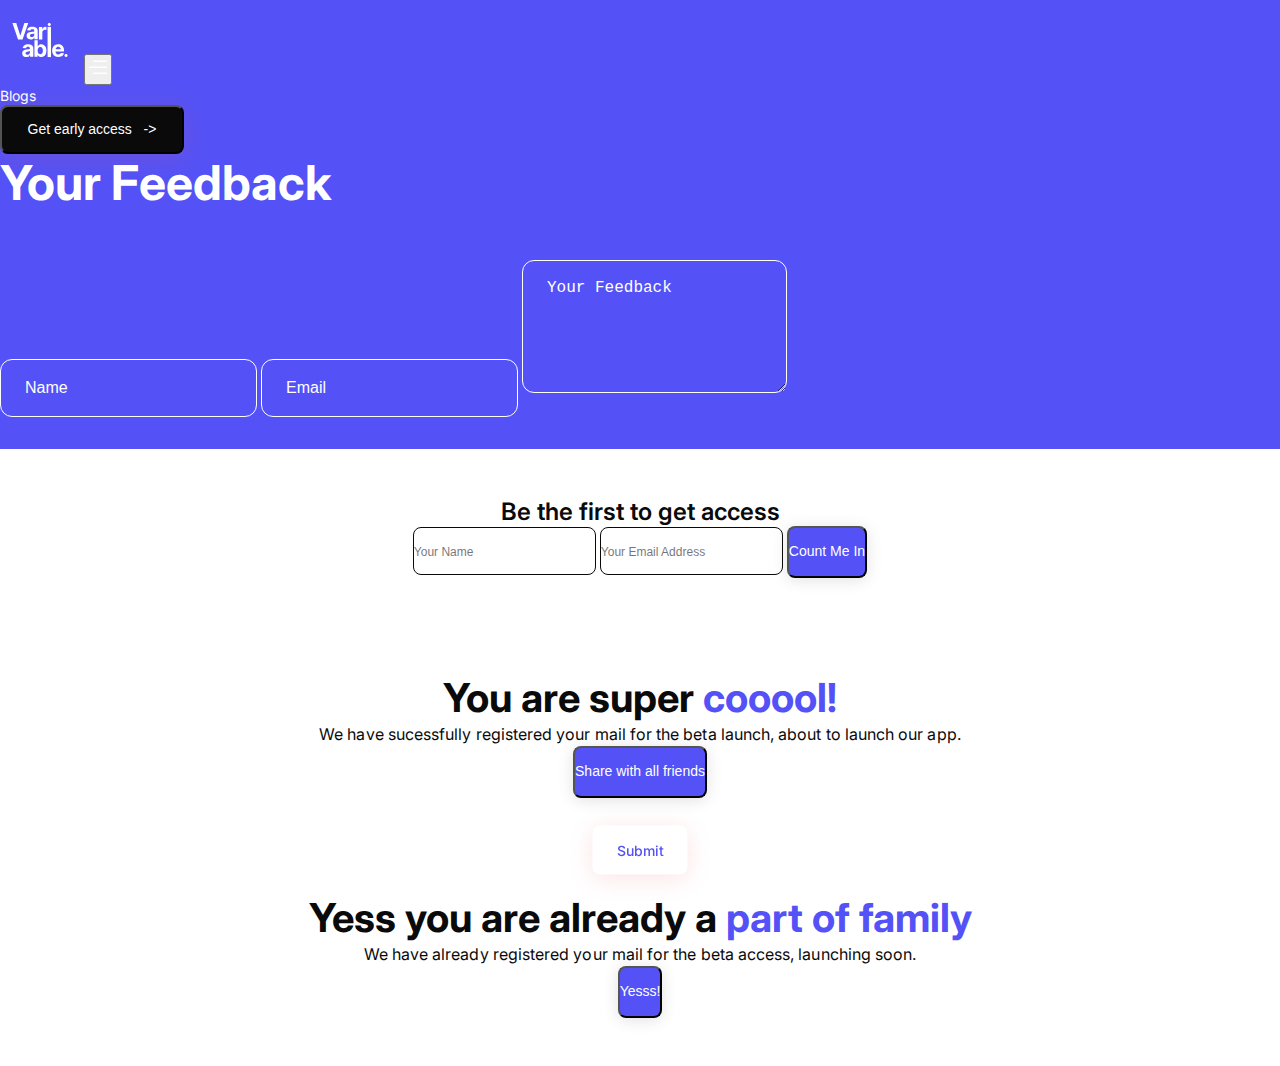
<file: variable-website/FeedbackName.html>
<!DOCTYPE html>
<html lang="en">
  <head>
    <!-- Required meta tags -->
    <meta charset="utf-8" />
    <meta name="viewport" content="width=device-width, initial-scale=1" />

    <!-- Bootstrap CSS -->
    <link
      href="https://cdn.jsdelivr.net/npm/bootstrap@5.1.1/dist/css/bootstrap.min.css"
      rel="stylesheet"
      integrity="sha384-F3w7mX95PdgyTmZZMECAngseQB83DfGTowi0iMjiWaeVhAn4FJkqJByhZMI3AhiU"
      crossorigin="anonymous"
    />

    <!-- Custom CSS -->
    <link href="./css/styles.css" rel="stylesheet" />

    <!-- Responsive CSS -->
    <link href="./css/responsive.css" rel="stylesheet" />

    <!-- Font CSS -->
    <link rel="preconnect" href="https://fonts.googleapis.com" />
    <link rel="preconnect" href="https://fonts.gstatic.com" crossorigin />
    <link
      href="https://fonts.googleapis.com/css2?family=Inter:wght@100;200;300;400;500;600;700;800;900&display=swap"
      rel="stylesheet"
    />

    <!-- Jquery -->
    <script
      src="https://code.jquery.com/jquery-3.6.0.min.js"
      integrity="sha256-/xUj+3OJU5yExlq6GSYGSHk7tPXikynS7ogEvDej/m4="
      crossorigin="anonymous"
    ></script>

    <title>Feedback</title>
    <link rel="shortcut icon" type="image/jpg" href="./assets/favicon.png"/>
  </head>
  <body>
    <div class="feedback-bg-color vh-100">
      <nav class="navbar navbar-expand-lg">
        <div class="container">
          <a class="navbar-brand" href="index.html"
            ><img class="mobile" src="./assets/iconWhite.svg"
          /></a>
          <button
            class="navbar-toggler"
            type="button"
            data-bs-toggle="collapse"
            data-bs-target="#navbarNav"
            aria-controls="navbarNav"
            aria-expanded="false"
            aria-label="Toggle navigation"
          >
            <span class="navbar-toggler-icon"
              ><img src="./assets/fluent_navigation-16-regular (1).svg"
            /></span>
          </button>
          <div class="collapse navbar-collapse" id="navbarNav">
            <ul class="navbar-nav ms-auto d-flex flex-row align-items-center">
              <li class="nav-item">
                <a
                  class="nav-link active"
                  style="color: #fff"
                  aria-current="page"
                  href="Blogs.html"
                  >Blogs</a
                >
              </li>
              <li class="nav-item">
                <button
                id="btnClick"
                  class="
                  nav-link
                  getBtn
                  ms-4
                  d-flex
                  flex-row
                  align-items-center
                  justify-content-center
                  btn
                  getBtnMobile1
                  getBtn1
                  "
                  data-bs-toggle="modal"
                data-bs-target="#exampleModal"
                >
                  Get early access &nbsp; ->
                </button>
              </li>
            </ul>
          </div>
        </div>
      </nav>
      <div class="container text-center">
        <h2 class="F48 padding" style="color: #fff">Your Feedback</h2>
        <div class="row d-flex">
          <div class="col-lg-2"></div>
          <div class="col-lg-8">
            <input
              class="form-control form-control-lg custom-form-control"
              type="text"
              placeholder="Name"
              aria-label=".form-control-lg example"
            />
            <input
              class="form-control form-control-lg custom-form-control"
              type="email"
              placeholder="Email"
              aria-label=".form-control-lg example"
            />
            <textarea
              class="form-control custom-form-control-textarea"
              id="exampleFormControlTextarea1"
              rows="5"
              placeholder="Your Feedback"
              type="text"
            ></textarea>
          </div>
          <div class="col-lg-2"></div>
        </div>
      </div>
      <div class="mobile-submit">
      <a class="submitBtn" onclick="feedSubmit()">Submit</a>
      </div>
    </div>
    <div
          class="modal fade"
          id="exampleModal"
          tabindex="-1"
          aria-labelledby="exampleModalLabel"
          aria-hidden="true"
        >
          <div class="modal-dialog modal-dialog-centered">
            <div class="modal-content modal-content-first">
              <h5 class="F24 mb-4">Be the first to get access</h5>
              <input
                class="form-control form-control-lg mt-3 custom-modal-input"
                type="text"
                placeholder="Your Name"
                aria-label=".form-control-lg example"
                name="username"
              />
              <input
                class="
                  form-control form-control-lg
                  mt-4
                  mb-3
                  custom-modal-input
                "
                type="email"
                placeholder="Your Email Address"
                aria-label=".form-control-lg example"
                name="email"
                pattern="[a-z0-9._%+-]+@[a-z0-9.-]+\.[a-z]{2,3}$"
              />
              <button

                class="btn-modal btn mt-4"
                onclick="submitSignup()"
              >
                Count Me In
              </button>
            <button
              type="button"
              class="custom-btn-close btn"
              data-bs-dismiss="modal"
              aria-label="Close"
            >
              <img src="./assets/Group 7477.svg" />
            </button>
          </div>
        </div>
        <div
        class="modal fade"
        id="exampleModal1"
        tabindex="-1"
        aria-labelledby="exampleModalLabel1"
        aria-hidden="true"
      >
        <div class="modal-dialog modal-dialog-centered">
          <div class="modal-content modal-content-second">
            <h5 class="F40 mb-4">
              You are super <span style="color: #5452f6">cooool!</span>
            </h5>
            <p class="F16">
              We have sucessfully registered your mail for the beta launch,
              about to launch our app.
            </p>
            <button
              class="btn-modal btn mt-3 ms-3 me-3"
              href="#"
            >
            Share with all friends
            </button>
            <button
              type="button"
              class="custom-btn-close btn"
              data-bs-dismiss="modal"
              aria-label="Close"
            >
              <img src="./assets/Group 7477.svg" />
            </button>
          </div>
        </div>
      </div>
      <div
        class="modal fade"
        id="exampleModal2"
        tabindex="-1"
        aria-labelledby="exampleModalLabel2"
        aria-hidden="true"
      >
        <div class="modal-dialog modal-dialog-centered">
          <div class="modal-content modal-content-already">
            <h5 class="F40 mb-4">
              Yess you are already a
              <span style="color: #5452f6">part of family</span>
            </h5>
            <p class="F16 ms-3 me-3">
              We have already registered your mail for the beta access,
              launching soon.
            </p>
            <button class="btn-modal btn mt-3 ms-5 me-5" href="#">
              Yesss!
            </button>
            <button
              type="button"
              class="custom-btn-close btn"
              data-bs-dismiss="modal"
              aria-label="Close"
            >
              <img src="./assets/Group 7477.svg" />
            </button>
          </div>
        </div>
      </div>
  </body>

  <!-- Bootstrap Bundle with Popper -->
  <script
    src="https://cdn.jsdelivr.net/npm/bootstrap@5.1.1/dist/js/bootstrap.bundle.min.js"
    integrity="sha384-/bQdsTh/da6pkI1MST/rWKFNjaCP5gBSY4sEBT38Q/9RBh9AH40zEOg7Hlq2THRZ"
    crossorigin="anonymous"
  ></script>
  <script>
    function feedSubmit() {
      var inputs = document.querySelectorAll("input");
      var feedback = document.querySelectorAll("textarea");
      var name = inputs[0].value;
      var email = inputs[1].value;
      var feed = feedback[0].value;
      let regexEmail = /^\w+([\.-]?\w+)*@\w+([\.-]?\w+)*(\.\w{2,3})+$/;
      if (email.match(regexEmail)) {
        var myHeaders = new Headers();
        myHeaders.append("Content-Type", "application/json");

        var raw = JSON.stringify({
          email: email,
          name: name,
          feedback: feed,
        });

        var requestOptions = {
          method: "POST",
          headers: myHeaders,
          body: raw,
          redirect: "follow",
        };

        fetch("https://node-vari-able.herokuapp.com/api/user/feedback", requestOptions)
          .then((response) => response.text())
          .then((result) => {
            console.log(result);
            for (var inp in inputs) {
              inp.value = "";
            }
            for (var feed in feedback) {
              feed.value = "";
            }
            window.location.href = "/FeedbackThanks.html";
          })
          .catch((error) => console.log("error", error));
      } else {
        alert("Enter Valid email");
      }
    }
  </script>
  <script>
    function submitSignup() {
      var inputs = document.querySelectorAll("input");
      var name = inputs[0].value;
      var email = inputs[1].value;
      let regexEmail = /^\w+([\.-]?\w+)*@\w+([\.-]?\w+)*(\.\w{2,3})+$/;
      console.log(email, name);
      if (email.match(regexEmail)) {
        var myHeaders = new Headers();
        myHeaders.append("Content-Type", "application/json");

        var raw = JSON.stringify({
          email: email,
        });

        var requestOptions = {
          method: "POST",
          headers: myHeaders,
          body: raw,
          redirect: "follow",
        };

        fetch("https://node-vari-able.herokuapp.com/api/user/user-list", requestOptions)
          .then((response) => response.text())
          .then((result) => {
            inputs.forEach((inp) => (inp.value = ""));
            $("#exampleModal").modal("hide");
            $("#exampleModal1").modal("show");
          })
          .catch((error) => {
            inputs.forEach((inp) => (inp.value = ""));
            $("#exampleModal").modal("hide");
            $("#exampleModal2").modal("show");
          });
      } else {
        console.log(inputs);
        inputs.forEach((inp) => (inp.value = ""));
        alert("Enter Vlid email");
      }
    }
  </script>
   <script>
    //Fix button focus issue

var myModal = document.getElementById('exampleModal')

myModal.addEventListener('hidden.bs.modal', function () {

setTimeout(() => {
  console.log('Hiden')
  document.getElementById("btnClick").blur()
}, 100);
})
  </script>
</html>
</file>
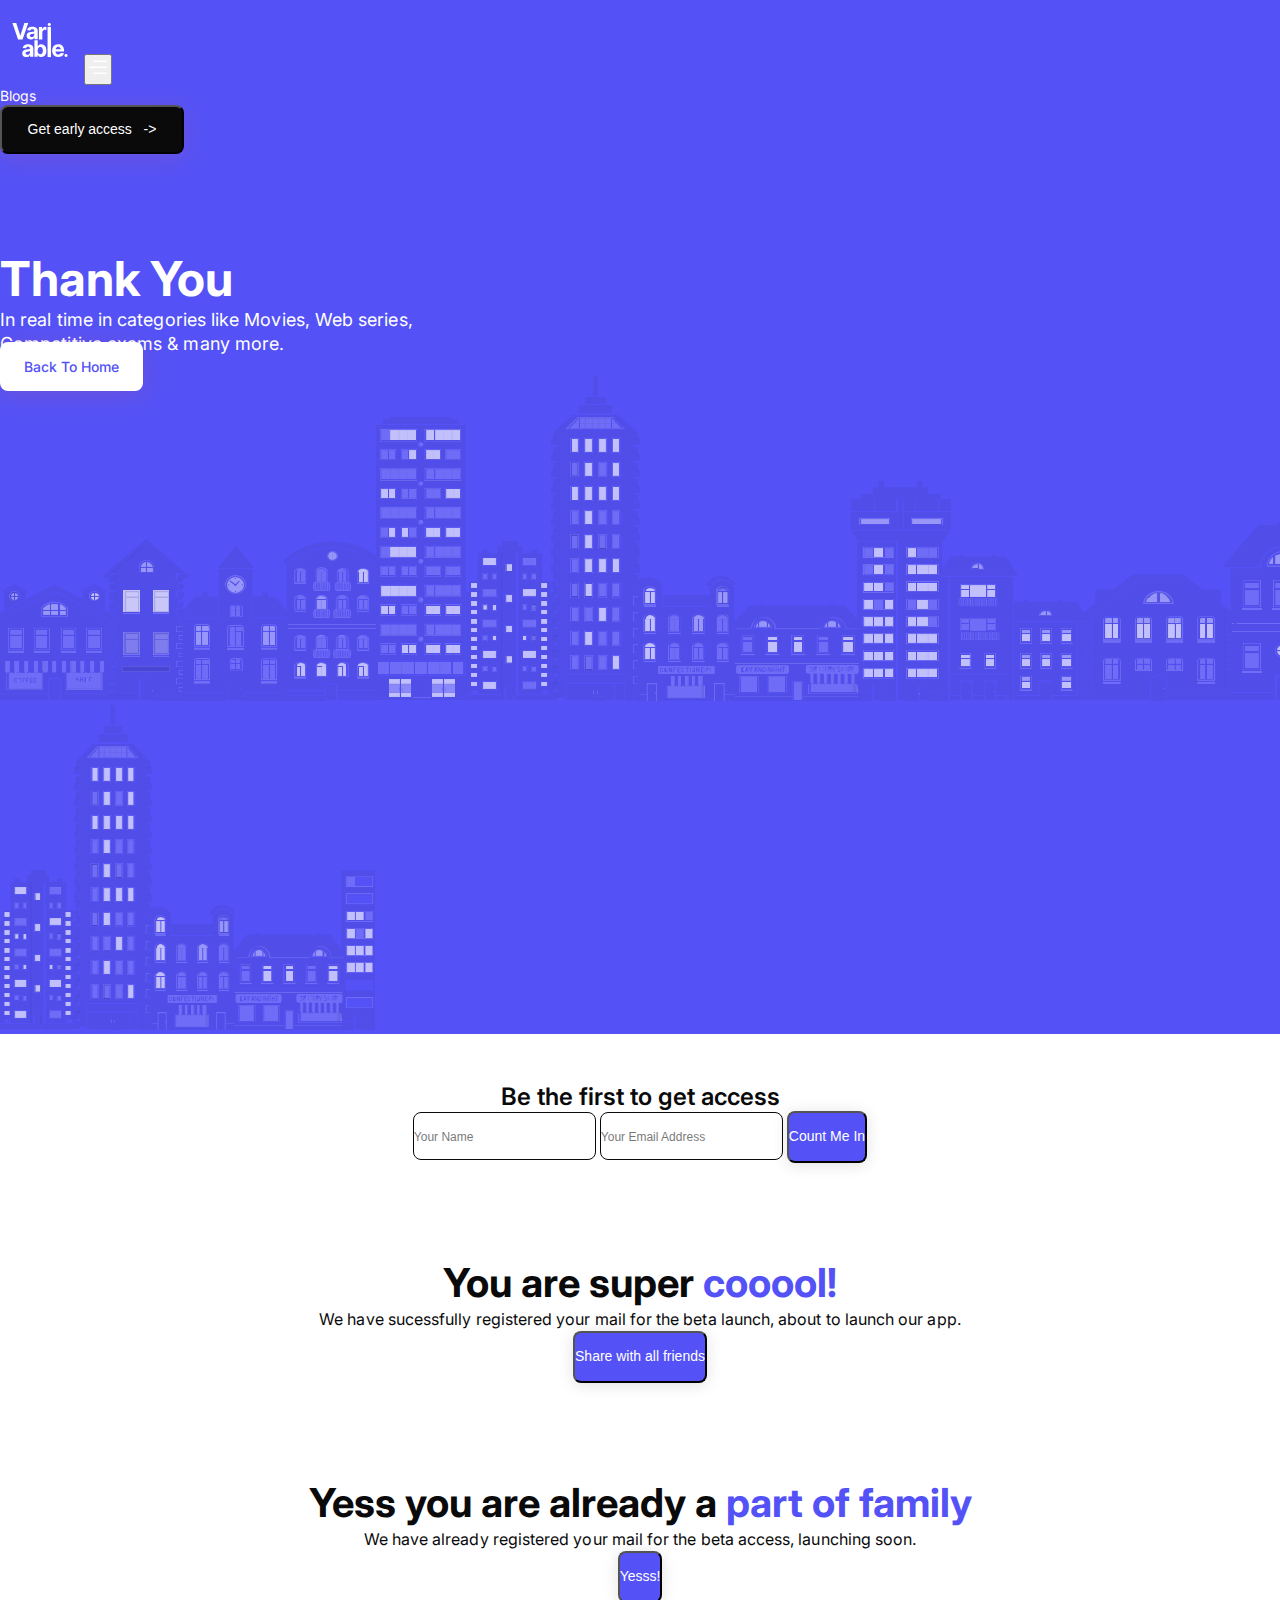
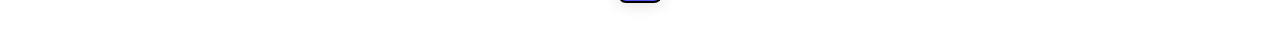
<file: variable-website/FeedbackThanks.html>
<!DOCTYPE html>
<html lang="en">
  <head>
    <!-- Required meta tags -->
    <meta charset="utf-8" />
    <meta name="viewport" content="width=device-width, initial-scale=1" />

    <!-- Bootstrap CSS -->
    <link
      href="https://cdn.jsdelivr.net/npm/bootstrap@5.1.1/dist/css/bootstrap.min.css"
      rel="stylesheet"
      integrity="sha384-F3w7mX95PdgyTmZZMECAngseQB83DfGTowi0iMjiWaeVhAn4FJkqJByhZMI3AhiU"
      crossorigin="anonymous"
    />

    <!-- Custom CSS -->
    <link href="./css/styles.css" rel="stylesheet" />

    <!-- Responsive CSS -->
    <link href="./css/responsive.css" rel="stylesheet" />

    <!-- Font CSS -->
    <link rel="preconnect" href="https://fonts.googleapis.com" />
    <link rel="preconnect" href="https://fonts.gstatic.com" crossorigin />
    <link
      href="https://fonts.googleapis.com/css2?family=Inter:wght@100;200;300;400;500;600;700;800;900&display=swap"
      rel="stylesheet"
    />

    <!-- Jquery -->
    <script
      src="https://code.jquery.com/jquery-3.6.0.min.js"
      integrity="sha256-/xUj+3OJU5yExlq6GSYGSHk7tPXikynS7ogEvDej/m4="
      crossorigin="anonymous"
    ></script>

    <title>Thanks</title>
    <link rel="shortcut icon" type="image/jpg" href="./assets/favicon.png" />
  </head>
  <body>
    <div class="feedback-bg-color vh-100">
      <nav class="navbar navbar-expand-lg">
        <div class="container">
          <a class="navbar-brand" href="index.html"
            ><img class="mobile" src="./assets/iconWhite.svg"
          /></a>
          <button
            class="navbar-toggler"
            type="button"
            data-bs-toggle="collapse"
            data-bs-target="#navbarNav"
            aria-controls="navbarNav"
            aria-expanded="false"
            aria-label="Toggle navigation"
          >
            <span class="navbar-toggler-icon"
              ><img src="./assets/fluent_navigation-16-regular (1).svg"
            /></span>
          </button>
          <div class="collapse navbar-collapse" id="navbarNav">
            <ul class="navbar-nav ms-auto d-flex flex-row align-items-center">
              <li class="nav-item">
                <a
                  class="nav-link active"
                  style="color: #fff"
                  aria-current="page"
                  href="Blogs.html"
                  >Blogs</a
                >
              </li>
              <li class="nav-item">
                <button
                  id="btnClick"
                  class="
                    nav-link
                    getBtn
                    ms-4
                    d-flex
                    flex-row
                    align-items-center
                    justify-content-center
                    btn
                    getBtnMobile1
                    getBtn1
                  "
                  data-bs-toggle="modal"
                  data-bs-target="#exampleModal"
                >
                  Get early access &nbsp; ->
                </button>
              </li>
            </ul>
          </div>
        </div>
      </nav>
      <div
        class="
          container
          align-items-center
          justify-content-center
          text-center
          d-flex
          flex-column
        "
      >
        <h2 class="F48 mb-4 padThank" style="color: #fff; z-index: 4">
          Thank You
        </h2>
        <p
          class="F18 mb-4 mobileWidth"
          style="color: #fff; width: 40%; z-index: 4"
        >
          In real time in categories like Movies, Web series, Competitive exams
          & many more.
        </p>
        <a class="backBtn mt-3" href="index.html">Back To Home</a>
      </div>
      <img class="bottom" src="./assets/Group 7476.svg" />
      <img class="bottom-mobile" src="./assets/Group 7494.svg" />
    </div>
    <div
          class="modal fade"
          id="exampleModal"
          tabindex="-1"
          aria-labelledby="exampleModalLabel"
          aria-hidden="true"
        >
          <div class="modal-dialog modal-dialog-centered">
            <div class="modal-content modal-content-first">
              <h5 class="F24 mb-4">Be the first to get access</h5>
              <input
                class="form-control form-control-lg mt-3 custom-modal-input"
                type="text"
                placeholder="Your Name"
                aria-label=".form-control-lg example"
                name="username"
              />
              <input
                class="
                  form-control form-control-lg
                  mt-4
                  mb-3
                  custom-modal-input
                "
                type="email"
                placeholder="Your Email Address"
                aria-label=".form-control-lg example"
                name="email"
                pattern="[a-z0-9._%+-]+@[a-z0-9.-]+\.[a-z]{2,3}$"
              />
              <button

                class="btn-modal btn mt-4"
                onclick="submitSignup()"
              >
                Count Me In
              </button>
            <button
              type="button"
              class="custom-btn-close btn"
              data-bs-dismiss="modal"
              aria-label="Close"
            >
              <img src="./assets/Group 7477.svg" />
            </button>
          </div>
        </div>
        <div
        class="modal fade"
        id="exampleModal1"
        tabindex="-1"
        aria-labelledby="exampleModalLabel1"
        aria-hidden="true"
      >
        <div class="modal-dialog modal-dialog-centered">
          <div class="modal-content modal-content-second">
            <h5 class="F40 mb-4">
              You are super <span style="color: #5452f6">cooool!</span>
            </h5>
            <p class="F16">
              We have sucessfully registered your mail for the beta launch,
              about to launch our app.
            </p>
            <button
              class="btn-modal btn mt-3 ms-3 me-3"
              href="#"
            >
            Share with all friends
            </button>
            <button
              type="button"
              class="custom-btn-close btn"
              data-bs-dismiss="modal"
              aria-label="Close"
            >
              <img src="./assets/Group 7477.svg" />
            </button>
          </div>
        </div>
      </div>
      <div
        class="modal fade"
        id="exampleModal2"
        tabindex="-1"
        aria-labelledby="exampleModalLabel2"
        aria-hidden="true"
      >
        <div class="modal-dialog modal-dialog-centered">
          <div class="modal-content modal-content-already">
            <h5 class="F40 mb-4">
              Yess you are already a
              <span style="color: #5452f6">part of family</span>
            </h5>
            <p class="F16 ms-3 me-3">
              We have already registered your mail for the beta access,
              launching soon.
            </p>
            <button class="btn-modal btn mt-3 ms-5 me-5" href="#">
              Yesss!
            </button>
            <button
              type="button"
              class="custom-btn-close btn"
              data-bs-dismiss="modal"
              aria-label="Close"
            >
              <img src="./assets/Group 7477.svg" />
            </button>
          </div>
        </div>
      </div>
  </body>

  <script
    src="https://cdn.jsdelivr.net/npm/bootstrap@5.1.1/dist/js/bootstrap.bundle.min.js"
    integrity="sha384-/bQdsTh/da6pkI1MST/rWKFNjaCP5gBSY4sEBT38Q/9RBh9AH40zEOg7Hlq2THRZ"
    crossorigin="anonymous"
  ></script>
  <script>
    function submitSignup() {
      var inputs = document.querySelectorAll("input");
      var name = inputs[0].value;
      var email = inputs[1].value;
      let regexEmail = /^\w+([\.-]?\w+)*@\w+([\.-]?\w+)*(\.\w{2,3})+$/;
      console.log(email, name);
      if (email.match(regexEmail)) {
        var myHeaders = new Headers();
        myHeaders.append("Content-Type", "application/json");

        var raw = JSON.stringify({
          email: email,
        });

        var requestOptions = {
          method: "POST",
          headers: myHeaders,
          body: raw,
          redirect: "follow",
        };

        fetch("https://node-vari-able.herokuapp.com/api/user/user-list", requestOptions)
          .then((response) => response.text())
          .then((result) => {
            inputs.forEach((inp) => (inp.value = ""));
            $("#exampleModal").modal("hide");
            $("#exampleModal1").modal("show");
          })
          .catch((error) => {
            inputs.forEach((inp) => (inp.value = ""));
            $("#exampleModal").modal("hide");
            $("#exampleModal2").modal("show");
          });
      } else {
        console.log(inputs);
        inputs.forEach((inp) => (inp.value = ""));
        alert("Enter Vlid email");
      }
    }
  </script>
  <script>
    //Fix button focus issue

    var myModal = document.getElementById("exampleModal");

    myModal.addEventListener("hidden.bs.modal", function () {
      setTimeout(() => {
        console.log("Hiden");
        document.getElementById("btnClick").blur();
      }, 100);
    });
  </script>
</html>
</file>
<file: Quiz app/style.css>
@import url('https://fonts.googleapis.com/css2?family=Inter:ital,opsz,wght@0,14..32,100..900;1,14..32,100..900&display=swap');

* {
    margin : 0;
    padding: 0;
    box-sizing: border-box;
    font-family: "Inter", sans-serif;
}

body {
    display: flex;
    padding: 15px;
    align-items: center;
    justify-content: center;
    min-height: 100vh;
    background: rgb(5, 88, 241);
}

:where(.config-container, .quiz-container, .result-container) {
    display: none;
    background: #fff;
    border-radius: 8px;
    box-shadow: 0 10px 25px rgba(0,0,0,0.13);
}

.config-container{
    display: block;
    width: 415px;
    padding: 25px;
    text-align: center;
}

.config-container .config-title {
    font-size: 1.31rem;
}

.config-container .config-option{
    margin-top: 25px;
}

.config-option .option-title{
    font-size: 1.125rem;
    font-weight: 500;
    margin-bottom: 20px;
}

.config-option .category-options{
    display: grid;
    gap: 15px;
    grid-template-columns: repeat(2, 1fr);
}

.category-options .questions-option{
    display: flex;
    flex-wrap: wrap;
    gap: 12px;
    padding: 0 30px;
    justify-content: center;
}

.config-option button {
    padding: 12px;
    font-size: 0.938rem;
    font-weight: 500;
    background: #fff;
    border-radius: 6px;
    cursor: pointer;
    border: 1px solid #9B8FFF;
    transition: 0.3s ease;
}

.config-option button.active{
    color: #5145BA;
    border-color: #5145BA;
    background: #dfdafd;
}

.config-option button:hover,
.quiz-content .answer-option:hover{
    background: #dad5fd;
}

.questions-option button{
    flex: 1 1 10%;
}

.config-container .start-quiz-btn,
.quiz-footer .next-question-btn,
.result-container .try-again-btn {
    color: #fff;
    border: none;
    cursor: pointer;
    margin-top: 30px;
    font-weight: 500;
    background: #5145BA;
    padding: 13px 25px;
    font-size: 1rem;
    border-radius: 6px;
    transition: background 0.3s ease;
}

.config-container .start-quiz-btn {
    margin-top: 30px;
}

.config-container .start-quiz-btn:hover,
.quiz-footer .next-question-btn:hover,
.result-container .try-again-btn:hover {
    background: #403795;
}

.quiz-container{
    width: 480px;
}

.quiz-container .quiz-header{
display: flex;
align-items: center;
padding: 14px 25px;
justify-content: space-between;
box-shadow: 0 3px 6px rgba(0,0,0,0.09);
}

.quiz-header .quiz-title {
    font-size: 1.43rem;
    font-weight: 700;
}

.quiz-header .quiz-timer {
display: flex;
width: 70px;
color: #fff;
align-items: center;
gap: 5px;
font-weight: 600;
padding: 7px 9px;
border-radius: 6px;
background: #32313C;
transition: 0.3s ease;
} 

.quiz-header .quiz-timer span {
    font-size: 1.4rem;
}

.quiz-container .quiz-content {
    padding: 20px 25px 25px;
}

.quiz-content .question-text {
    font-size: 1.5rem;
    font-weight: 600;
}

.quiz-content .answer-options {
    display: flex;
    gap: 15px;
    flex-direction: column;
    list-style: none;
    margin-top: 20px;
}

.quiz-content .answer-option {
    display: flex;
    align-items: center;
    padding: 13px 16px;
    background: #F3F1FF;
    border-radius: 6px;
    font-weight: 500;
    cursor: pointer;
    justify-content: space-between;
    border: 1px solid #B5ACFF;
    transition: 0.3s ease;
}

.quiz-content .answer-option span {
    display: block;
    flex-shrink: 0;
    margin: -4px -3px -4px 12px;
}

.quiz-content .answer-option.correct {
    background-color: #B7E1C1;
    background: #D4EDDA;
    color: #155724;
}

.quiz-content .answer-option.incorrect {
    background-color: #F4BEC3;
    background: #F8D7DA;
    color: #721C24;
}

.quiz-container .quiz-footer {
    padding: 15px 25px;
    display: flex;
    align-items: center;
    justify-content: space-between;
    border-top: 1px solid #c6c6c6;
}

.quiz-footer .question-status {
    font-weight: 500;
}

.quiz-footer .question-status b,
.result-container .result-message b {
    font-weight: 600;
}

.quiz-footer .next-question-btn {
    display: inline-flex;
    gap: 5px;
    visibility: hidden;
    align-items: center;
    padding: 9px 17px;
}

.result-container {
    text-align: center;
    padding: 40px;
    width: 410px;
}

.result-container .result-img {
    width: 110px;
}

.result-container .result-title {
    margin-top: 30px;
}

.result-container .result-message {
    font-size: 1.125rem;
    font-weight: 500;
    margin-top: 15px;
}

.result-container .try-again-btn {
    margin-top: 30px;
    padding: 12px 20px;
}

@media (max-width: 624px){

    .config-container,
    .quiz-container .quiz-content{
        padding: 20px;
    }

    .quiz-content .answer-option{
        padding: 12px 10px 12px 14px;
    }

    .config-container .questions-option {
        padding: 0 15px;
    }

    .quiz-container .quiz-header,
    .quiz-container .quiz-footer{
        padding: 1px 20px;
    }

    .quiz-header .quiz-title,
    .quiz-content .question-text{
        font-size: 1.3rem;
    }

    .result-container{
        padding: 40px 20px;
    }

    .result-container.result-title{
        font-size: 1.4rem;
    }
}
</file>
<file: variable-website/css/styles.css>
* {
  margin: 0;
  padding: 0;
  box-sizing: border-box;
}

body {
  font-family: "Inter", sans-serif;
  box-sizing: border-box;
  margin: 0;
  padding: 0;
  font-weight: 400;
}

a {
  text-decoration: none;
}

.navbar-toggler:focus {
  box-shadow: none;
}

.nav-link {
  font-size: 14px;
  color: #0a0a0b;
}

.getBtn {
  background-color: #5452f6;
  box-shadow: 0px 4px 24px rgba(235, 87, 87, 0.16);
  border-radius: 8px;
  font-weight: 500;
  width: 184px;
  height: 49px;
  color: #fff;
  outline: none;
  font-size: 14px;
  line-height: 17px;
}

.getBtn:hover {
  background-color: #3f3df5;
  transition: 0.3s ease-in-out;
  color: #fff;
}

.getBtn1 {
  background-color: #0a0a0b;
  box-shadow: 0px 4px 24px rgba(235, 87, 87, 0.16);
  border-radius: 8px;
  font-weight: 500;
  width: 184px;
  height: 49px;
  color: #fff;
  outline: none;
  font-size: 14px;
  line-height: 17px;
}

.getBtn1:hover {
  background-color: #fff;
  transition: 0.3s ease-in-out;
  color: #0a0a0b;
}

.bg-color {
  background: radial-gradient(
    87.48% 83.43% at 48.58% 24.16%,
    rgba(191, 255, 235, 0.12) 0%,
    rgba(177, 238, 252, 0.22) 42.82%,
    rgba(186, 255, 233, 0.18) 100%
  );
  clip-path: polygon(0 0, 100% 0, 100% 50%, 100% 100%, 0 96%, 0% 50%);
  overflow: hidden;
  height: 100vh;
}

.top-bg {
  background-color: rgba(237, 244, 255, 0.44);
  padding: 4em;
}

.F64 {
  font-weight: bold;
  font-size: 64px;
  line-height: 77px;
  letter-spacing: -0.004em;
  color: #0a0a0b;
}

.F48 {
  font-weight: bold;
  font-size: 48px;
  line-height: 58px;
  color: #0a0a0b;
}

.F16 {
  font-size: 16px;
  line-height: 24px;
  letter-spacing: 0.004em;
  color: #0a0a0b;
}

.F16SM {
  font-size: 16px;
  line-height: 19px;
  font-weight: 500;
  color: #fff;
}

.F12 {
  font-size: 12px;
  line-height: 15px;
  color: #ffffff;
  opacity: 0.4;
}

.F13Brand {
  font-size: 13px;
  line-height: 15px;
  letter-spacing: 0.004em;
  color: #0a0a0b;
  opacity: 0.88;
}

.F18 {
  font-size: 18px;
  line-height: 24px;
  letter-spacing: 0.004em;
  color: #0a0a0b;
}

.F18W600 {
  font-weight: 600;
  font-size: 18px;
  line-height: 22px;
  letter-spacing: 0.004em;
  color: #ffffff;
}

.btnGet2 {
  background-color: #5452f6;
  box-shadow: 0px 4px 24px rgba(235, 87, 87, 0.28);
  border-radius: 8px;
  padding: 2.5% 7%;
  color: #fff;
  outline: none;
  font-weight: 500;
  font-size: 24px;
  line-height: 29px;
}

.btnGet2:hover {
  background-color: #3f3df5;
  transition: 0.3s ease-in-out;
  color: #fff;
}

.top {
  margin-top: 8em;
}

.F14 {
  font-size: 14px;
  line-height: 17px;
  color: #0a0a0b;
}

.F14Brand {
  font-size: 14px;
  line-height: 17px;
  color: #5452f6;
  letter-spacing: 0.02em;
  font-weight: 600;
}

.F14BrandBlack {
  font-size: 14px;
  line-height: 18px;
  letter-spacing: 0.004em;
  color: #0a0a0b;
}

.F14W500 {
  font-size: 14px;
  line-height: 17px;
  color: #5452f6;
  font-weight: 500;
}

.F14Opacity {
  font-size: 14px;
  line-height: 17px;
  color: #ffffff;
  opacity: 0.72;
  letter-spacing: 0.004em;
}

.F32Brand {
  font-weight: 500;
  font-size: 32px;
  line-height: 36px;
  color: #0a0a0b;
  font-weight: 600;
}

.F32B {
  font-weight: bold;
  font-size: 32px;
  line-height: 39px;
  color: #0a0a0b;
}

.F16BrandBlack {
  font-size: 16px;
  line-height: 22.4px;
  letter-spacing: 0.004em;
  color: #0a0a0b;
}

.F28 {
  font-weight: 500;
  font-size: 28px;
  line-height: 34px;
  letter-spacing: 0.004em;
  color: #ffffff;
}

.F24 {
  font-weight: 600;
  font-size: 24px;
  line-height: 29px;
  color: #0a0a0b;
}

.F20 {
  font-weight: 600;
  font-size: 20px;
  line-height: 24px;
  color: #0a0a0b;
}

.F20B {
  font-weight: bold;
  font-size: 20px;
  line-height: 27px;
  color: #0a0a0b;
}

.F40 {
  font-size: 40px;
  line-height: 48px;
  color: #0a0a0b;
  font-weight: bold;
}

.custom-image {
  object-fit: contain;
  width: 100%;
}

.testimonial {
  padding-top: 2em;
  padding-bottom: 8em;
  position: relative;
  padding-left: 25em;
  padding-right: 25em;
}

.arrow {
  position: absolute;
  bottom: 6em;
  right: 49%;
}

.arrowMobile {
  display: none;
}

.vector1 {
  position: absolute;
  left: -2.4%;
  top: 50%;
}

.vector1Mobile {
  display: none;
}

.vector2 {
  position: absolute;
  right: -1.6%;
  top: 20%;
}

.vector2Mobile {
  display: none;
}

.content {
  box-shadow: inset 0px -6px 48px rgba(0, 0, 0, 0.06);
  border-radius: 24px;
  margin-bottom: 6em;
}

.hero-image {
  position: relative;
}

.content-image {
  object-fit: contain;
  height: auto;
  width: 100%;
  max-width: 32vw;
  transform: rotate(2deg);
  position: absolute;
  bottom: -8px;
  max-height: 550px !important;
  right: 0;
}

.content-image-left {
  object-fit: contain;
  height: auto;
  width: 100%;
  max-width: 32vw;
  transform: rotate(-2deg);
  position: absolute;
  bottom: -8px;
  max-height: 550px !important;
  left: -5em;
}

.widget1 {
  position: absolute;
  top: 4%;
  left: -14%;
}

.widget2 {
  position: absolute;
  top: 40%;
  right: -9%;
}

.widget3 {
  position: absolute;
  bottom: 8%;
  left: -10%;
}

.padContent {
  padding-top: 6em;
  padding-bottom: 10em;
}

.testimonials {
  background-color: #5452f6;
  clip-path: polygon(0 0, 100% 0, 100% 50%, 100% 100%, 0 95%, 0% 50%);
  padding: 4em 0;
  position: relative;
  overflow: hidden;
}

.vector3 {
  position: absolute;
  top: 12%;
  left: -2.5%;
}

.vector3Mobile {
  display: none;
}

.vector4 {
  position: absolute;
  bottom: 25%;
  right: -7%;
}

.vector4Mobile {
  display: none;
}

.vector5 {
  position: absolute;
  bottom: -2%;
  left: 42%;
}

.vector5Mobile {
  display: none;
}

.carousel-control-next,
.carousel-control-prev {
  opacity: 100%;
}

.carousel-control-prev {
  left: -6%;
}

.carousel-indicators {
  position: absolute;
  left: -80%;
  bottom: 10%;
}

.carousel-indicators [data-bs-target] {
  width: 8px;
  height: 8px;
  border-radius: 50%;
}

.vector6 {
  position: absolute;
  bottom: 68%;
  left: -3%;
}

.faqHome {
  position: relative;
}

.modal-content-first {
  text-align: center;
  border-radius: 20px;
  border: none;
  padding: 3em 6em;
}

.modal-content-second {
  text-align: center;
  border-radius: 20px;
  border: none;
  padding: 3em 5em;
}

.modal-content-already {
  text-align: center;
  border-radius: 20px;
  border: none;
  padding: 3em;
}

.custom-modal-input {
  border: 1px solid #0a0a0b;
  box-sizing: border-box;
  border-radius: 8px;
  font-size: 14px;
  line-height: 17px;
  color: #0a0a0b;
  height: 48px;
}

.custom-modal-input::placeholder {
  font-size: 12px;
  line-height: 15px;
  color: #0a0a0b;
  opacity: 0.56;
}

.btn-modal {
  background: #5452f6;
  box-shadow: 0px 2px 16px rgba(0, 0, 0, 0.12);
  border-radius: 8px;
  font-weight: 500;
  font-size: 14px;
  line-height: 17px;
  color: #ffffff;
  padding-top: 15px;
  padding-bottom: 16px;
}

.btn-modal:hover {
  background-color: #3f3df5;
  color: #fff;
  transition: 0.3s ease-in-out;
}

.custom-btn-close {
  position: absolute;
  top: -16%;
  left: 50%;
  transform: translate(-50%, -50%);
}

.pad-blog {
  padding-top: 3em;
  padding-bottom: 2em;
}

.blog-indi-pad {
  margin-top: 2.5em;
  margin-bottom: 1em;
}

/* FAQs Style */

.faq {
  position: relative;
}

.leftFaq {
  position: sticky;
  top: 6%;
}

.btnFeedback {
  border: 1px solid #5452f6;
  box-sizing: border-box;
  filter: drop-shadow(0px 4px 24px rgba(235, 87, 87, 0.12));
  border-radius: 8px;
  padding: 16px 24px;
  color: #5452f6;
  font-weight: 500;
  font-size: 14px;
  line-height: 17px;
}

.btnFeedback:hover {
  background-color: #5452f6;
  color: #fff;
  transition: 0.3s ease-in-out;
}

.accordion-button {
  font-weight: 500;
  font-size: 20px;
  line-height: 24px;
  color: #0a0a0b;
}

.accordion-button {
  border-bottom: 1px solid rgba(0, 0, 0, 0.08);
}

.accordion-item {
  border: none;
}

.accordion-body {
  border-bottom: 1px solid rgba(0, 0, 0, 0.08);
}

.accordion-button:not(.collapsed) {
  color: #0a0a0b;
  background-color: #fff;
  box-shadow: inset 0 -1px 0 rgb(0 0 0 / 13%);
  border: none;
}

.leftBottom {
  background-color: #fff9f3;
  padding-top: 10%;
  padding-bottom: 8%;
}

.custom-row > * {
  padding-right: calc(var(--bs-gutter-x) * 0) !important;
  padding-left: calc(var(--bs-gutter-x) * 0) !important;
}

.rightBottom {
  background-color: #edf4ff;
  padding-top: 10%;
  padding-bottom: 8%;
}

.wave {
  position: absolute;
  bottom: 40%;
  left: -3%;
}

.footer {
  background-color: #0a0a0b;
}

.more {
  font-size: 16px;
  line-height: 19px;
  color: #5452f6;
}

/* Feedback */

.feedback-bg-color {
  background-color: #5452f6;
}

.padding {
  padding-top: 1em;
  padding-bottom: 1em;
}

.custom-form-control {
  background-color: transparent;
  color: #fff;
  font-size: 16px;
  line-height: 19px;
  border: 1px solid #fff;
  border-radius: 12px;
  padding: 18px 24px 19px 24px;
  z-index: 1;
  margin-bottom: 2em;
}

.custom-form-control::placeholder {
  color: #fff;
  font-size: 16px;
  line-height: 19px;
  z-index: 1;
}

.custom-form-control:focus {
  background-color: transparent;
  box-shadow: none;
  color: #fff;
  font-size: 16px;
  line-height: 19px;
  border: 1px solid #fff;
  border-radius: 12px;
  padding: 18px 24px 19px 24px;
  z-index: 1;
}

.custom-form-control-textarea {
  border: 1px solid #fff;
  border-radius: 12px;
  z-index: 2;
  background-color: transparent;
  color: #fff;
  font-size: 16px;
  line-height: 19px;
  padding: 18px 24px 18px 24px;
  z-index: 1;
}

.custom-form-control-textarea::placeholder {
  color: #fff;
  font-size: 16px;
  line-height: 19px;
}

.custom-form-control-textarea:focus {
  background-color: transparent;
  box-shadow: none;
  color: #fff;
  font-size: 16px;
  line-height: 19px;
  z-index: 1;
}

.submitBtn {
  background-color: #ffffff;
  box-shadow: 0px 4px 24px rgba(235, 87, 87, 0.16);
  border-radius: 8px;
  padding: 16px 24px;
  font-weight: 500;
  font-size: 14px;
  line-height: 17px;
  color: #5452f6;
  position: fixed;
  bottom: 0.1em;
  z-index: 1;
  left: 50%;
  transform: translate(-50%, -50%);
  cursor: pointer;
}

.blog-image-main {
  height: auto;
  width: 100%;
  object-fit: cover;
  max-height: 400px;
  border-radius: 8px;
}

.blog-image {
  height: auto;
  width: 100%;
  object-fit: cover;
  max-height: 350px;
  border-radius: 8px;
}

.padThank {
  padding-top: 4.8em;
}

.backBtn {
  background-color: #ffffff;
  box-shadow: 0px 4px 24px rgba(235, 87, 87, 0.16);
  border-radius: 8px;
  padding: 16px 24px;
  font-weight: 500;
  font-size: 14px;
  line-height: 17px;
  color: #5452f6;
  z-index: 4;
}

.pad-indi-blog {
  margin-top: 5em;
}

.relative {
  position: relative;
  max-height: 500px;
}

@media only screen and (max-width: 992px) {
  .padContent {
    padding: 3em 1.5em;
  }
  .content-image-left {
    left: -1em;
  }
}

.loader_bg {
  position: fixed;
  z-index: 999999;
  background: #5452f6;
  width: 100%;
  height: 100vh !important;
  overflow: hidden;
  display: flex;
  align-items: center;
  justify-content: center;
}

.spinner-border {
  color: #fff;
  width: 3em;
  height: 3em;
}

.hover:hover {
  opacity: 84%;
}

.b-view {
  display: none;
}

.firstBlog {
  background-color: rgba(237, 244, 255, 0.44);
  padding-top: 4em;
  padding-bottom: 4em;
}

.tabWidth {
  width: 80%;
}
</file>
<file: variable-website/css/responsive.css>
@media only screen and (max-width: 800px) {
  .submitBtn {
    position: unset;
  }
  .mobile-submit {
    text-align: center;
    margin-top: 6em;
  }
  .navbar-nav {
    flex-direction: column !important;
    align-items: flex-start !important;
    padding: 0 1em;
  }
  .getBtnMobile {
    margin-left: 0 !important;
    background-color: transparent !important;
    padding: 0 !important;
    color: #5452f6;
    box-shadow: none !important;
    width: 100%;
  }
  .getBtnMobile1 {
    margin-left: 0 !important;
    background-color: transparent !important;
    padding: 0 !important;
    color: #ffffff;
    box-shadow: none !important;
    width: 100%;
  }
  .mobile {
    width: 70%;
  }
  .leftFaq {
    position: unset;
    text-align: center;
    margin-top: -12%;
    padding: 0% 15%;
  }
  .F48 {
    font-size: 32px;
    line-height: 39px;
  }
  .F16 {
    font-size: 14px;
    line-height: 18px;
  }
  .F32Brand {
    font-size: 24px;
    line-height: 29px;
  }
  .F16BrandBlack {
    font-size: 14px;
    line-height: 18.2px;
  }
  .accordion-button {
    font-size: 14px;
    line-height: 20px;
  }
  .accordion-flush {
    margin-top: 20% !important;
  }
  .wave {
    display: none;
  }
  .leftBottom {
    padding-top: 15%;
    padding-bottom: 12%;
  }
  .rightBottom {
    padding-top: 15%;
    padding-bottom: 12%;
  }
  .btnGet2 {
    padding: 4% 8%;
    font-size: 18px;
    line-height: 22px;
  }
  .footer {
    text-align: center;
  }
  .socialLinks {
    justify-content: center !important;
  }
  .links {
    justify-content: space-around !important;
    margin-top: 16%;
  }
  .m-none {
    display: none !important;
  }
  .input {
    padding: 5px 8px 5px 8px;
  }
  .form-control {
    font-size: 14px;
    line-height: 17px;
  }
  .form-control::placeholder {
    font-size: 14px;
    line-height: 17px;
  }
  .form-control:focus {
    font-size: 14px;
    line-height: 17px;
  }
  .right {
    padding: 6px 16px;
  }
  .padThank {
    padding-top: 2em;
  }
  .mobileWidth {
    width: 90% !important;
  }
  .mobileFlex {
    flex-direction: row !important;
    justify-content: space-around !important;
    margin-bottom: 2em;
  }
  .top {
    text-align: center;
    margin-top: 1.8em;
  }
  .F64 {
    font-size: 48px;
    line-height: 58px;
    letter-spacing: -0.004em;
    color: #0a0a0b;
  }
  .F18 {
    font-size: 16px;
    line-height: 22px;
  }
  .btnGet2 {
    font-size: 18px;
    line-height: 22px;
  }
  .width {
    width: 100% !important;
    padding-left: 1em;
    padding-right: 1em;
  }
  .bg-color {
    height: 100% !important;
  }
  .custom-image {
    width: 80vw;
    margin-top: 3em;
  }
  .testimonial {
    padding-bottom: 4em;
    padding-left: 0em;
    padding-right: 0em;
  }
  .mobile-test {
    flex-direction: column;
  }
  .mobile-center {
    text-align: center !important;
    margin-left: 0 !important;
    padding-top: 2.5em;
    padding-left: 2em;
    padding-right: 2em;
  }
  .arrow {
    display: none;
  }
  .arrowMobile {
    display: block;
    position: absolute;
    bottom: 10%;
    left: 20%;
  }
  .vector1 {
    display: none;
  }
  .vector1Mobile {
    display: block;
    position: absolute;
    bottom: 25%;
    left: -3.5%;
  }
  .vector2 {
    display: none;
  }
  .vector2Mobile {
    display: block;
    position: absolute;
    top: 7%;
    right: -8%;
  }
  /* .padContent {
    /* padding-top: 4em; */
  /* display: flex;
    flex-direction: column;
    align-items: center !important;
    justify-content: center !important;
    text-align: center !important; */
  /* padding-bottom: 4em; */
  /* }  */
  */ .content {
    margin-bottom: 3em;
  }
  .pad {
    padding-bottom: 7em !important;
  }
  .center {
    text-align: center !important;
    flex-direction: column;
    justify-content: center !important;
    align-items: center !important;
    margin-left: 0 !important;
  }
  .carousel-control-next,
  .carousel-control-prev {
    opacity: 100%;
    bottom: -120%;
  }
  .carousel-control-prev {
    left: 30%;
  }
  .carousel-control-next {
    right: 30%;
  }
  .faqHome {
    margin-top: 7em !important;
  }
  .vector6 {
    display: none;
  }
  .mobile-rev {
    flex-direction: column-reverse;
  }
  .testimonials {
    padding-top: 2em;
    padding-bottom: 8em;
    padding-left: 1.5em;
    padding-right: 1.5em;
  }
  .mobile-img {
    width: 100%;
    margin-bottom: 3em;
  }
  .width-mob {
    width: 100% !important;
  }
  .F28 {
    font-size: 20px;
    line-height: 24px;
  }
  .carousel-indicators {
    left: 0%;
    bottom: -8%;
  }
  .F18W600 {
    font-size: 16px;
    line-height: 19px;
  }
  .vector3 {
    display: none;
  }
  .vector3Mobile {
    display: block;
    position: absolute;
    top: 2%;
    left: -10%;
  }
  .vector4 {
    display: none;
  }
  .vector4Mobile {
    display: block;
    position: absolute;
    bottom: 18%;
    right: -15%;
  }
  .vector5 {
    display: none;
  }
  .vector5Mobile {
    display: block;
    position: absolute;
    bottom: -1%;
    left: 32%;
  }
  .mbCustom {
    margin-bottom: 2em;
  }
  /* .content-image {
    width: 100%;
    margin-top: 0;
  }
  .content-image-left {
    width: 100%;
    margin-top: 0;
    margin-left: 0;
  } */
  .widget1 {
    top: 4%;
    left: -14%;
    width: 60%;
  }
  .widget2 {
    top: 41%;
    right: -17%;
    width: 60%;
  }
  .widget3 {
    bottom: 2%;
    left: -16%;
    width: 60%;
  }
  .modal {
    top: 6%;
  }
  .modal-content-first {
    padding: 3em;
  }
  .modal-content-second {
    padding: 3em 2em;
  }
  .modal-content-already {
    padding: 3em 2em;
  }
  .F40 {
    font-size: 36px;
    line-height: 40px;
  }
  .pad-blog-main {
    margin-top: 2em;
    margin-bottom: 2em;
  }
  .pad-blog {
    padding-top: 4em;
    padding-bottom: 0em;
  }
  .blog-indi-pad {
    margin-top: 3.2em;
    margin-bottom: 1em;
  }
  .pad-indi-blog {
    margin-top: 3.2em;
  }
  .top-main {
    margin-top: 2em;
  }
  .relative {
    position: relative;
    min-height: 400px;
  }
  .padContent {
    display: flex;
    flex-direction: column;
    align-items: center !important;
    justify-content: center !important;
    text-align: center !important;
  }
  .content-image {
    object-fit: contain;
    height: auto;
    width: 100%;
    transform: rotate(2deg);
    bottom: -4px;
    max-height: 500px !important;
    right: 0;
    left: 0;
    max-width: 100%;
  }
  .content-image-left {
    object-fit: contain;
    height: auto;
    width: 100%;
    transform: rotate(-2deg);
    bottom: -4px;
    right: 0;
    left: 0;
    max-width: 100%;
    max-height: 500px !important;
  }
  .b-view {
    display: block;
  }
}

@media only screen and (min-width: 1920px) {
  .pad {
    padding-top: 3em;
    padding-bottom: 2.5em;
  }
  .padThank {
    padding-top: 5.8em;
  }
  .carousel-indicators {
    left: -80%;
    bottom: 20%;
  }
  .top {
    margin-top: 10em;
  }
  .testimonial {
    padding-left: 40em;
    padding-right: 40em;
  }
  .carousel-indicators {
    bottom: 10%;
  }
  /* .content-image-left {
    margin-left: -5em;
  } */
}

@media only screen and (min-width: 1000px) and (max-width: 1376px) {
  .pad {
    padding-top: 1em;
    padding-bottom: 1.5em;
  }
  .top {
    margin-top: 6em;
  }
  .padThank {
    padding-top: 2em;
  }
  .testimonial {
    padding-left: 22em;
    padding-right: 22em;
  }
  .custom-image {
    object-fit: contain;
    width: 80%;
  }
  .widget1 {
    position: absolute;
    top: 4%;
    left: 0%;
    width: 15vw;
  }
  .widget2 {
    position: absolute;
    top: 40%;
    right: 6%;
    width: 15vw;
  }
  .widget3 {
    position: absolute;
    bottom: 8%;
    left: 5%;
    width: 15vw;
  }
  .F64 {
    font-size: 56px;
    line-height: 68px;
  }
  .carousel-indicators {
    bottom: -10%;
  }
  .padding {
    padding-top: 0em;
    padding-bottom: 1em;
  }
}

@media only screen and (min-width: 601px) and (max-width: 900px) {
  .tabWidth {
    padding-left: 5em !important;
    padding-right: 5em !important;
  }
}
</file>
